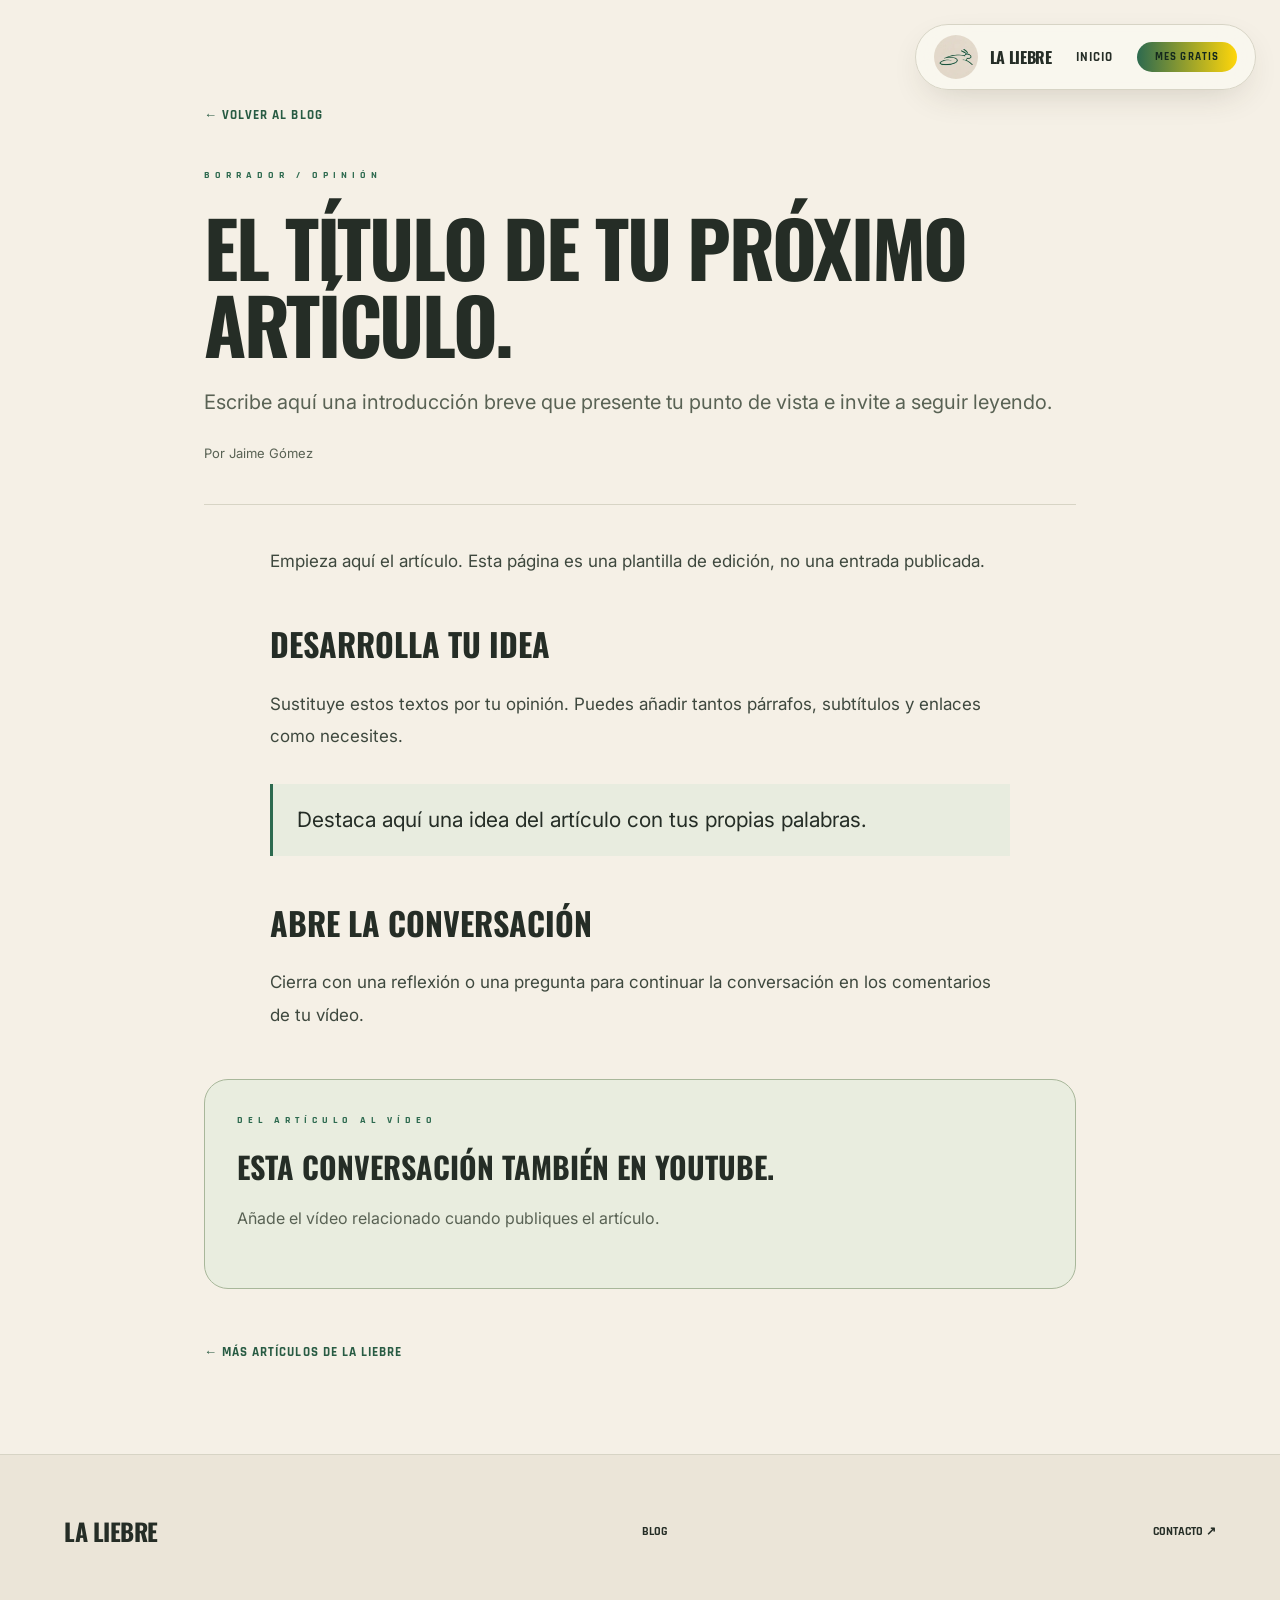
<file: articulo-plantilla.html>
<!doctype html>
<html lang="es">
<head>
  <meta charset="utf-8">
  <meta name="viewport" content="width=device-width, initial-scale=1">
  <!-- Borra noindex al publicar tu artículo y actualiza título y descripción. -->
  <meta name="robots" content="noindex">
  <title>Plantilla de artículo · La Liebre</title>
  <meta name="description" content="Plantilla para un artículo de opinión de La Liebre.">
  <link rel="icon" href="favicon.png">
  <link rel="preconnect" href="https://fonts.googleapis.com">
  <link rel="preconnect" href="https://fonts.gstatic.com" crossorigin>
  <link href="https://fonts.googleapis.com/css2?family=Oswald:wght@400;700;900&family=Rajdhani:wght@600;700&family=Inter:wght@300;400;700&display=swap" rel="stylesheet">
  <link rel="stylesheet" href="styles.css">
  <link rel="stylesheet" href="blog.css">
</head>
<body class="blog-page">
  <a class="skip-link" href="#contenido">Saltar al contenido</a>
  <header id="main-nav" class="blog-nav"><a class="nav-logo" href="index.html"><img src="media/logo.webp" width="44" height="44" alt="La Liebre"><span class="nav-logo-name">LA LIEBRE</span></a><nav aria-label="Principal"><a href="index.html">INICIO</a><a class="btn-primary" href="index.html#gratis">MES GRATIS</a></nav></header>
  <main id="contenido" class="article-page">
    <a class="back-link" href="blog.html">← VOLVER AL BLOG</a>
    <article>
      <header class="article-header"><p class="section-tag-text">BORRADOR / OPINIÓN</p><h1>EL TÍTULO DE TU PRÓXIMO ARTÍCULO.</h1><p class="article-lead">Escribe aquí una introducción breve que presente tu punto de vista e invite a seguir leyendo.</p><p class="article-meta">Por Jaime Gómez <!-- Añade la fecha real de publicación: <time datetime="AAAA-MM-DD">Día mes año</time> --></p></header>
      <div class="article-body">
        <p>Empieza aquí el artículo. Esta página es una plantilla de edición, no una entrada publicada.</p>
        <h2>DESARROLLA TU IDEA</h2>
        <p>Sustituye estos textos por tu opinión. Puedes añadir tantos párrafos, subtítulos y enlaces como necesites.</p>
        <blockquote>Destaca aquí una idea del artículo con tus propias palabras.</blockquote>
        <h2>ABRE LA CONVERSACIÓN</h2>
        <p>Cierra con una reflexión o una pregunta para continuar la conversación en los comentarios de tu vídeo.</p>
      </div>
      <aside class="article-video" aria-labelledby="video-titulo"><p class="section-tag-text">DEL ARTÍCULO AL VÍDEO</p><h2 id="video-titulo">ESTA CONVERSACIÓN TAMBIÉN EN YOUTUBE.</h2><p>Añade el vídeo relacionado cuando publiques el artículo.</p>
        <!-- Sustituye este párrafo por un enlace real, con el título del vídeo:
        <a class="btn-primary" href="https://www.youtube.com/watch?v=ID_DEL_VIDEO">VER EL VÍDEO EN YOUTUBE ↗</a>
        -->
      </aside>
    </article>
    <a class="back-link" href="blog.html">← MÁS ARTÍCULOS DE LA LIEBRE</a>
  </main>
  <footer><div class="footer-inner"><a class="footer-name" href="index.html">LA LIEBRE</a><a href="blog.html">BLOG</a><a href="contacto.html">CONTACTO ↗</a></div></footer>
</body>
</html>
</file>
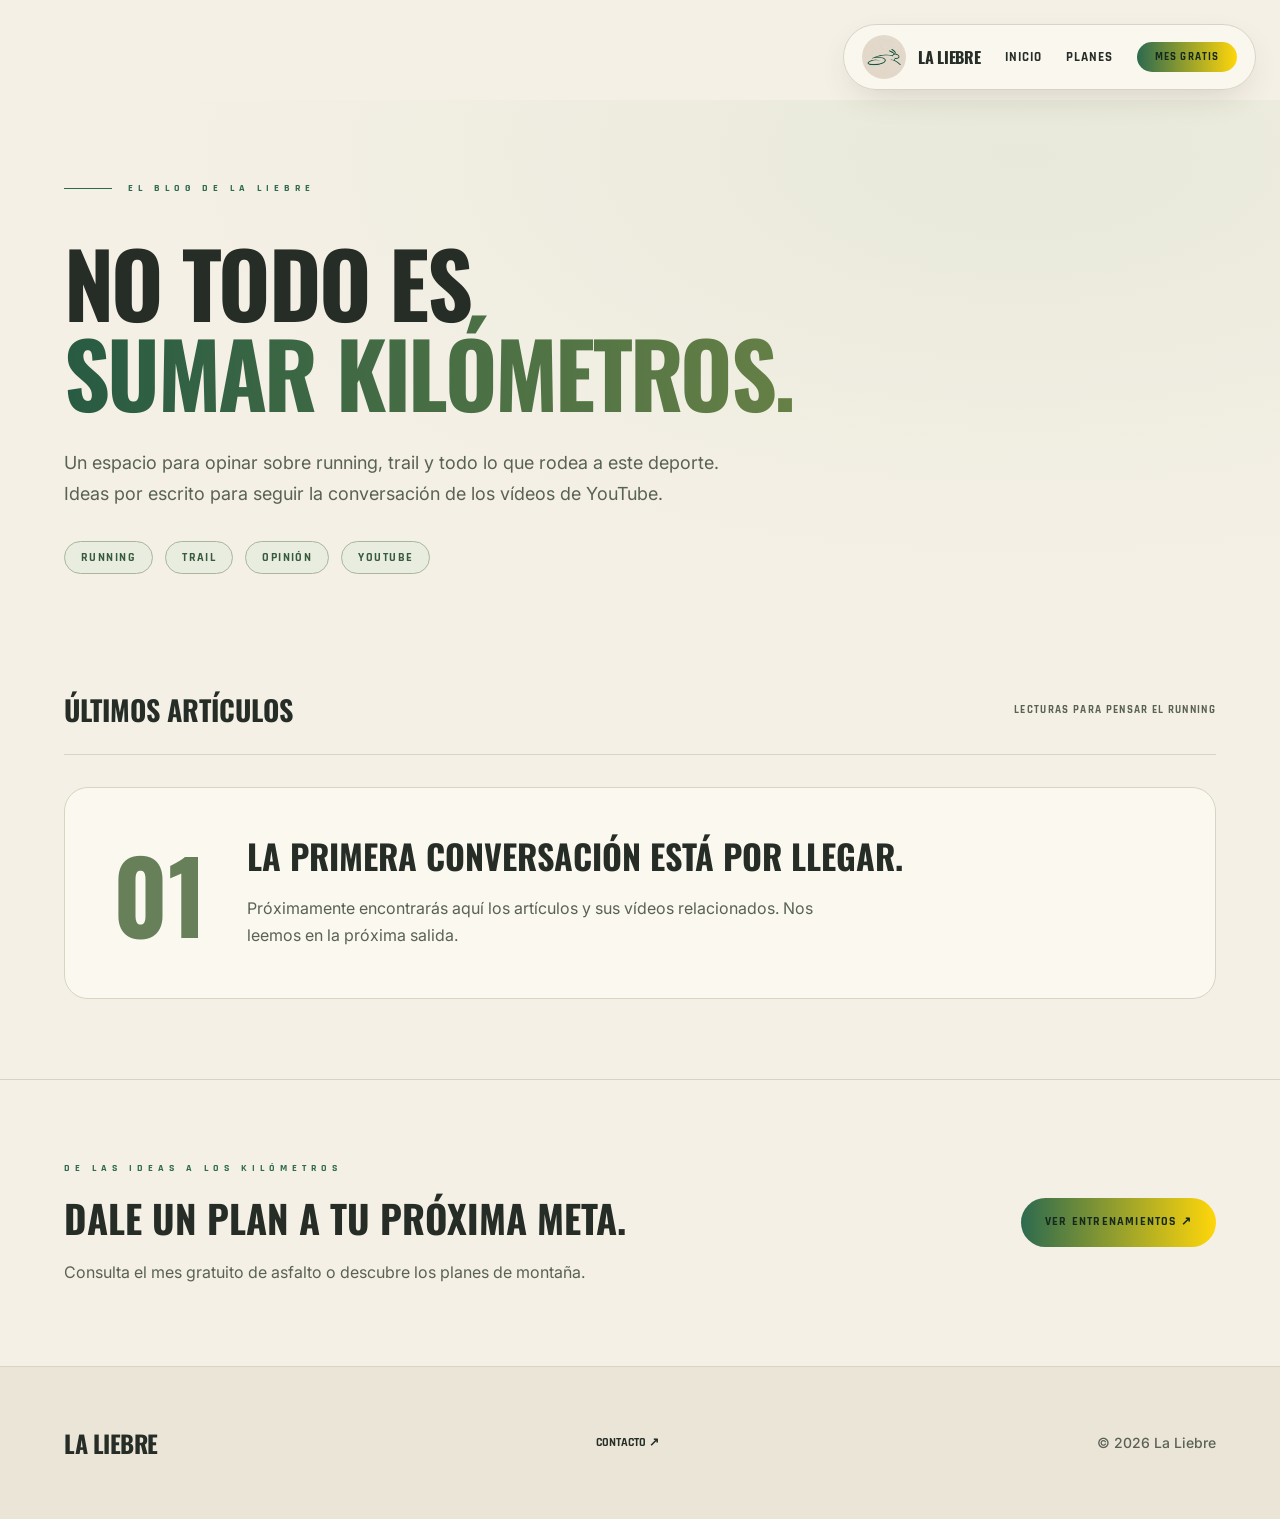
<file: blog.html>
<!doctype html>
<html lang="es">
<head>
  <meta charset="utf-8">
  <meta name="viewport" content="width=device-width, initial-scale=1">
  <title>Blog · Opinión y running | La Liebre</title>
  <meta name="description" content="El espacio de opinión de La Liebre. Artículos sobre running y trail que acompañan a los vídeos de YouTube.">
  <link rel="icon" href="favicon.png">
  <link rel="preconnect" href="https://fonts.googleapis.com">
  <link rel="preconnect" href="https://fonts.gstatic.com" crossorigin>
  <link href="https://fonts.googleapis.com/css2?family=Oswald:wght@400;700;900&family=Rajdhani:wght@600;700&family=Inter:wght@300;400;700&display=swap" rel="stylesheet">
  <link rel="stylesheet" href="styles.css">
  <link rel="stylesheet" href="blog.css">
  <meta property="og:type" content="website">
  <meta property="og:locale" content="es_ES">
  <meta property="og:title" content="Blog · Opinión y running | La Liebre">
  <meta property="og:description" content="El espacio de opinión de La Liebre. Artículos sobre running y trail que acompañan a los vídeos de YouTube.">
  <meta name="twitter:card" content="summary">
</head>
<body class="blog-page">
  <a class="skip-link" href="#contenido">Saltar al contenido</a>
  <header id="main-nav" class="blog-nav">
    <a class="nav-logo" href="index.html"><img src="media/logo.webp" width="44" height="44" alt="La Liebre"><span class="nav-logo-name">LA LIEBRE</span></a>
    <nav aria-label="Principal"><a href="index.html">INICIO</a><a href="index.html#planes">PLANES</a><a class="btn-primary" href="index.html#gratis">MES GRATIS</a></nav>
  </header>
  <main id="contenido">
    <section class="blog-header">
      <div class="section-tag"><div class="section-tag-line"></div><span class="section-tag-text">EL BLOG DE LA LIEBRE</span></div>
      <h1>NO TODO ES<br><span class="text-gradient">SUMAR KILÓMETROS.</span></h1>
      <p>Un espacio para opinar sobre running, trail y todo lo que rodea a este deporte. Ideas por escrito para seguir la conversación de los vídeos de YouTube.</p>
      <div class="blog-topics"><span>RUNNING</span><span>TRAIL</span><span>OPINIÓN</span><span>YOUTUBE</span></div>
    </section>
    <section class="blog-articles" aria-labelledby="articulos">
      <div class="blog-section-heading"><h2 id="articulos">ÚLTIMOS ARTÍCULOS</h2><span>LECTURAS PARA PENSAR EL RUNNING</span></div>
      <div class="article-grid">
        <!-- Añade aquí las tarjetas de tus artículos siguiendo BLOG.md. Elimina el estado vacío cuando publiques la primera entrada. -->
        <div class="blog-empty"><span class="empty-number" aria-hidden="true">01</span><div><h3>LA PRIMERA CONVERSACIÓN ESTÁ POR LLEGAR.</h3><p>Próximamente encontrarás aquí los artículos y sus vídeos relacionados. Nos leemos en la próxima salida.</p></div></div>
      </div>
    </section>
    <aside class="blog-plans"><div><p class="section-tag-text">DE LAS IDEAS A LOS KILÓMETROS</p><h2>DALE UN PLAN A TU PRÓXIMA META.</h2><p>Consulta el mes gratuito de asfalto o descubre los planes de montaña.</p></div><a class="btn-primary" href="index.html#gratis">VER ENTRENAMIENTOS ↗</a></aside>
  </main>
  <footer><div class="footer-inner"><a class="footer-name" href="index.html">LA LIEBRE</a><a href="contacto.html">CONTACTO ↗</a><p class="footer-copy">© 2026 La Liebre</p></div></footer>
</body>
</html>
</file>
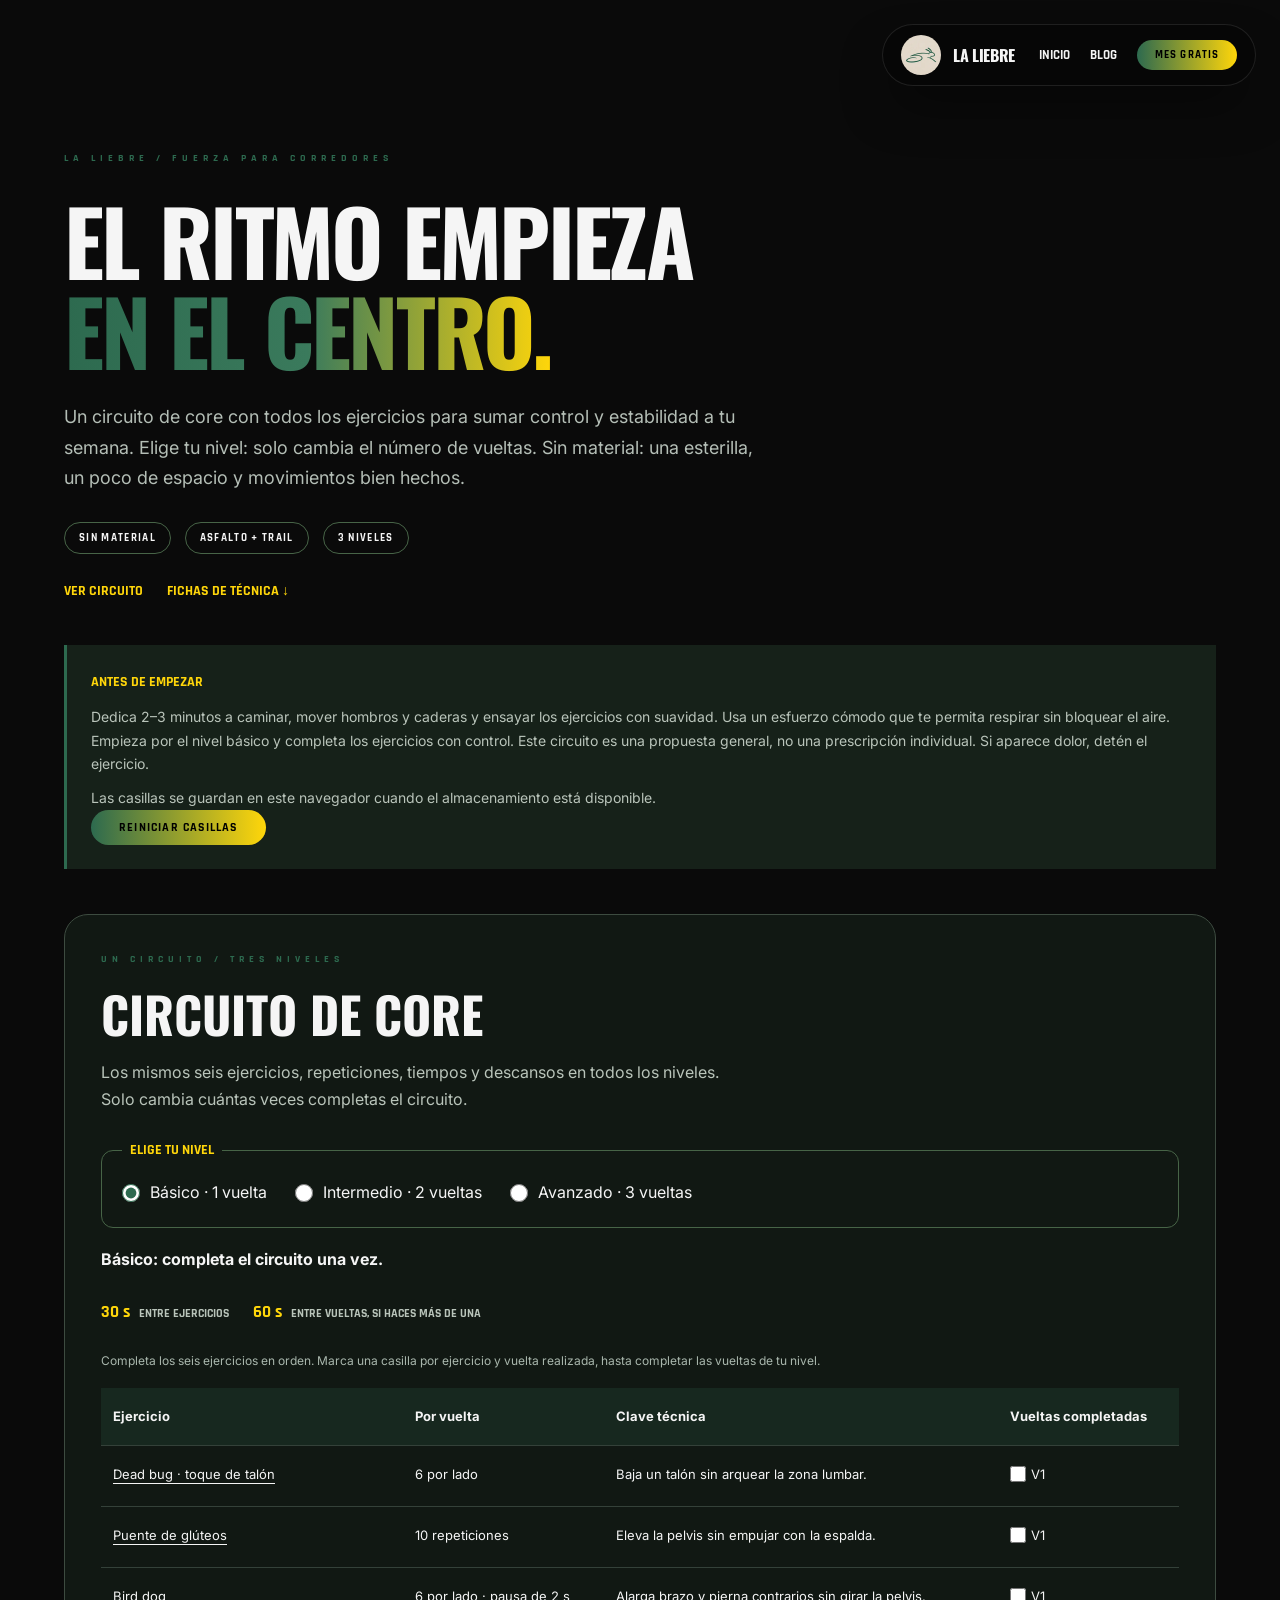
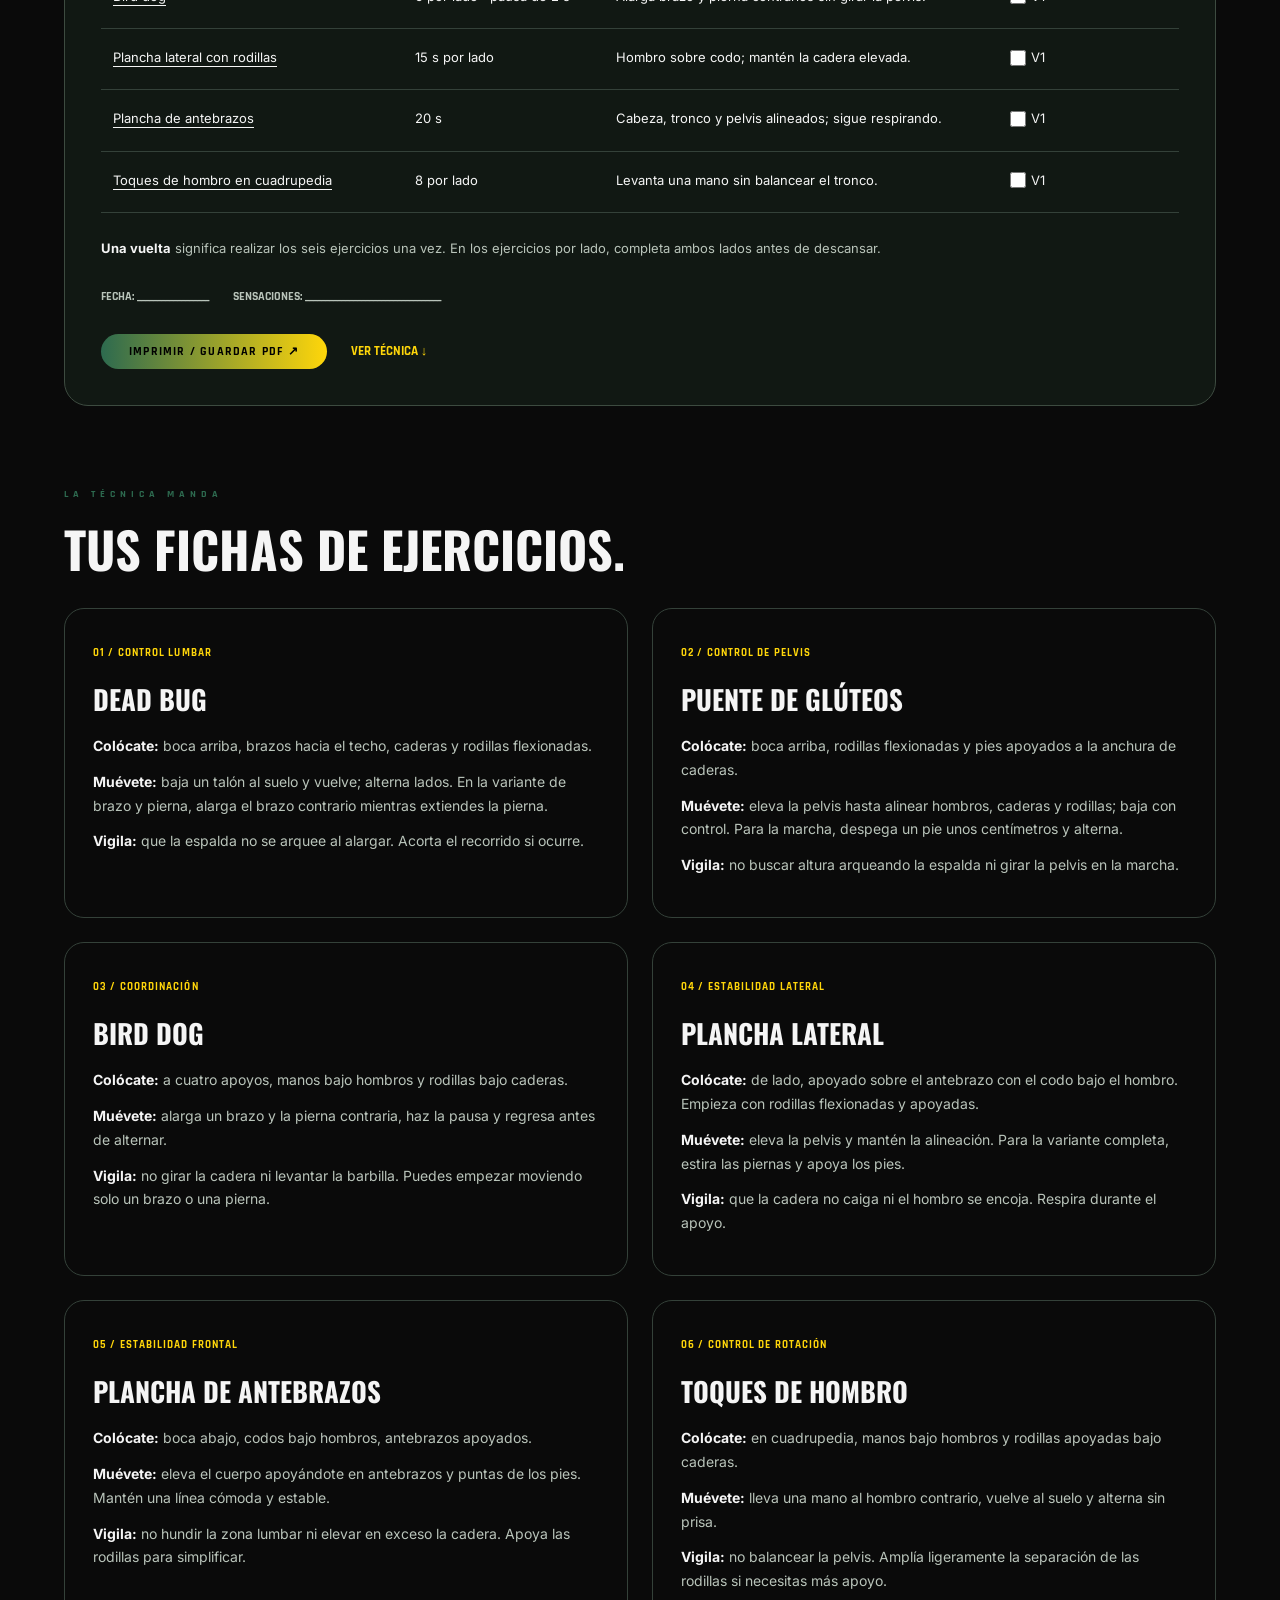
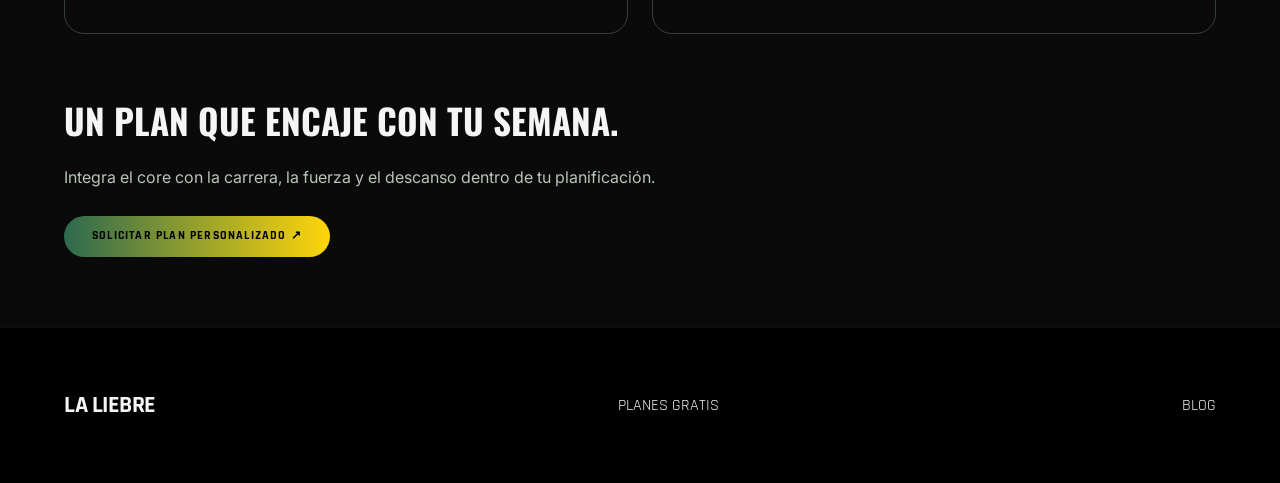
<file: core.html>
<!doctype html>
<html lang="es">
<head>
  <meta charset="utf-8">
  <meta name="viewport" content="width=device-width, initial-scale=1">
  <title>Circuito de core para corredores · La Liebre</title>
  <meta name="description" content="Un circuito de core sin material con seis ejercicios y tres niveles: básico, intermedio y avanzado. Consulta la técnica e imprime tu sesión.">
  <link rel="icon" href="favicon.png">
  <link rel="preconnect" href="https://fonts.googleapis.com">
  <link rel="preconnect" href="https://fonts.gstatic.com" crossorigin>
  <link href="https://fonts.googleapis.com/css2?family=Oswald:wght@400;700;900&family=Rajdhani:wght@600;700&family=Inter:wght@300;400;700&display=swap" rel="stylesheet">
  <link rel="stylesheet" href="styles.css">
  <link rel="stylesheet" href="core.css">
  <script src="core.js" defer></script>
  <meta property="og:type" content="website">
  <meta property="og:locale" content="es_ES">
  <meta property="og:title" content="Circuito de core para corredores · La Liebre">
  <meta property="og:description" content="Un circuito de core sin material con seis ejercicios y tres niveles: básico, intermedio y avanzado. Consulta la técnica e imprime tu sesión.">
  <meta name="twitter:card" content="summary">
</head>
<body class="core-page">
  <a class="core-skip" href="#contenido">Saltar al contenido</a>
  <header id="main-nav" class="core-nav"><a class="nav-logo" href="index.html"><img src="media/logo.webp" alt="La Liebre" width="40" height="40"><span class="nav-logo-name">LA LIEBRE</span></a><nav aria-label="Principal"><a href="index.html">INICIO</a><a href="blog.html">BLOG</a><a class="btn-primary" href="index.html#gratis">MES GRATIS</a></nav></header>
  <main id="contenido">
    <section class="core-header">
      <p class="section-tag-text">LA LIEBRE / FUERZA PARA CORREDORES</p>
      <h1>EL RITMO EMPIEZA<br><span class="text-gradient">EN EL CENTRO.</span></h1>
      <p>Un circuito de core con todos los ejercicios para sumar control y estabilidad a tu semana. Elige tu nivel: solo cambia el número de vueltas. Sin material: una esterilla, un poco de espacio y movimientos bien hechos.</p>
      <div class="core-tags"><span>SIN MATERIAL</span><span>ASFALTO + TRAIL</span><span>3 NIVELES</span></div>
      <nav class="routine-links" aria-label="Circuito y técnica"><a href="#circuito">VER CIRCUITO</a><a href="#tecnica">FICHAS DE TÉCNICA ↓</a></nav>
    </section>
    <aside class="core-guide"><strong>ANTES DE EMPEZAR</strong><p>Dedica 2–3 minutos a caminar, mover hombros y caderas y ensayar los ejercicios con suavidad. Usa un esfuerzo cómodo que te permita respirar sin bloquear el aire. Empieza por el nivel básico y completa los ejercicios con control. Este circuito es una propuesta general, no una prescripción individual. Si aparece dolor, detén el ejercicio.</p></aside>

    <section id="circuito" class="routine" aria-labelledby="circuito-title">
      <header class="routine-header"><div><p class="section-tag-text">UN CIRCUITO / TRES NIVELES</p><h2 id="circuito-title">CIRCUITO DE CORE</h2><p>Los mismos seis ejercicios, repeticiones, tiempos y descansos en todos los niveles. Solo cambia cuántas veces completas el circuito.</p></div></header>
      <fieldset class="core-levels"><legend>ELIGE TU NIVEL</legend>
        <label><input type="radio" name="nivel" value="1" checked> Básico · 1 vuelta</label>
        <label><input type="radio" name="nivel" value="2"> Intermedio · 2 vueltas</label>
        <label><input type="radio" name="nivel" value="3"> Avanzado · 3 vueltas</label>
      </fieldset>
      <p id="level-summary" aria-live="polite">Básico: completa el circuito una vez.</p>
      <div class="routine-specs"><span><strong>30 s</strong> ENTRE EJERCICIOS</span><span><strong>60 s</strong> ENTRE VUELTAS, SI HACES MÁS DE UNA</span></div>
      <div class="core-table-wrap" tabindex="0" role="region" aria-label="Circuito de core"><table><caption>Completa los seis ejercicios en orden. Marca una casilla por ejercicio y vuelta realizada, hasta completar las vueltas de tu nivel.</caption><thead><tr><th scope="col">Ejercicio</th><th scope="col">Por vuelta</th><th scope="col">Clave técnica</th><th scope="col">Vueltas completadas</th></tr></thead><tbody>
        <tr><th scope="row"><a href="#dead-bug">Dead bug · toque de talón</a></th><td>6 por lado</td><td>Baja un talón sin arquear la zona lumbar.</td><td><label data-round="1"><input type="checkbox" aria-label="Dead bug · toque de talón, vuelta 1"> V1</label><label data-round="2"><input type="checkbox" aria-label="Dead bug · toque de talón, vuelta 2"> V2</label><label data-round="3"><input type="checkbox" aria-label="Dead bug · toque de talón, vuelta 3"> V3</label></td></tr>
        <tr><th scope="row"><a href="#puente">Puente de glúteos</a></th><td>10 repeticiones</td><td>Eleva la pelvis sin empujar con la espalda.</td><td><label data-round="1"><input type="checkbox" aria-label="Puente de glúteos, vuelta 1"> V1</label><label data-round="2"><input type="checkbox" aria-label="Puente de glúteos, vuelta 2"> V2</label><label data-round="3"><input type="checkbox" aria-label="Puente de glúteos, vuelta 3"> V3</label></td></tr>
        <tr><th scope="row"><a href="#bird-dog">Bird dog</a></th><td>6 por lado · pausa de 2 s</td><td>Alarga brazo y pierna contrarios sin girar la pelvis.</td><td><label data-round="1"><input type="checkbox" aria-label="Bird dog, vuelta 1"> V1</label><label data-round="2"><input type="checkbox" aria-label="Bird dog, vuelta 2"> V2</label><label data-round="3"><input type="checkbox" aria-label="Bird dog, vuelta 3"> V3</label></td></tr>
        <tr><th scope="row"><a href="#plancha-lateral">Plancha lateral con rodillas</a></th><td>15 s por lado</td><td>Hombro sobre codo; mantén la cadera elevada.</td><td><label data-round="1"><input type="checkbox" aria-label="Plancha lateral con rodillas, vuelta 1"> V1</label><label data-round="2"><input type="checkbox" aria-label="Plancha lateral con rodillas, vuelta 2"> V2</label><label data-round="3"><input type="checkbox" aria-label="Plancha lateral con rodillas, vuelta 3"> V3</label></td></tr>
        <tr><th scope="row"><a href="#plancha">Plancha de antebrazos</a></th><td>20 s</td><td>Cabeza, tronco y pelvis alineados; sigue respirando.</td><td><label data-round="1"><input type="checkbox" aria-label="Plancha de antebrazos, vuelta 1"> V1</label><label data-round="2"><input type="checkbox" aria-label="Plancha de antebrazos, vuelta 2"> V2</label><label data-round="3"><input type="checkbox" aria-label="Plancha de antebrazos, vuelta 3"> V3</label></td></tr>
        <tr><th scope="row"><a href="#toques">Toques de hombro en cuadrupedia</a></th><td>8 por lado</td><td>Levanta una mano sin balancear el tronco.</td><td><label data-round="1"><input type="checkbox" aria-label="Toques de hombro en cuadrupedia, vuelta 1"> V1</label><label data-round="2"><input type="checkbox" aria-label="Toques de hombro en cuadrupedia, vuelta 2"> V2</label><label data-round="3"><input type="checkbox" aria-label="Toques de hombro en cuadrupedia, vuelta 3"> V3</label></td></tr>
      </tbody></table></div>
      <p class="routine-tip"><strong>Una vuelta</strong> significa realizar los seis ejercicios una vez. En los ejercicios por lado, completa ambos lados antes de descansar.</p>
      <div class="session-record"><span>FECHA: __________________</span><span>SENSACIONES: __________________________________</span></div>
      <div class="routine-actions"><button type="button" class="btn-primary" data-print="circuito">IMPRIMIR / GUARDAR PDF ↗</button><a href="#tecnica">VER TÉCNICA ↓</a></div>
      <p class="print-brand">LA LIEBRE · CORE PARA CORREDORES · CONTROL ANTES QUE CANTIDAD</p>
    </section>

    <section id="tecnica" class="core-technique"><p class="section-tag-text">LA TÉCNICA MANDA</p><h2>TUS FICHAS DE EJERCICIOS.</h2><div class="exercise-grid">
      <article id="dead-bug"><span>01 / CONTROL LUMBAR</span><h3>DEAD BUG</h3><p><strong>Colócate:</strong> boca arriba, brazos hacia el techo, caderas y rodillas flexionadas.</p><p><strong>Muévete:</strong> baja un talón al suelo y vuelve; alterna lados. En la variante de brazo y pierna, alarga el brazo contrario mientras extiendes la pierna.</p><p><strong>Vigila:</strong> que la espalda no se arquee al alargar. Acorta el recorrido si ocurre.</p></article>
      <article id="puente"><span>02 / CONTROL DE PELVIS</span><h3>PUENTE DE GLÚTEOS</h3><p><strong>Colócate:</strong> boca arriba, rodillas flexionadas y pies apoyados a la anchura de caderas.</p><p><strong>Muévete:</strong> eleva la pelvis hasta alinear hombros, caderas y rodillas; baja con control. Para la marcha, despega un pie unos centímetros y alterna.</p><p><strong>Vigila:</strong> no buscar altura arqueando la espalda ni girar la pelvis en la marcha.</p></article>
      <article id="bird-dog"><span>03 / COORDINACIÓN</span><h3>BIRD DOG</h3><p><strong>Colócate:</strong> a cuatro apoyos, manos bajo hombros y rodillas bajo caderas.</p><p><strong>Muévete:</strong> alarga un brazo y la pierna contraria, haz la pausa y regresa antes de alternar.</p><p><strong>Vigila:</strong> no girar la cadera ni levantar la barbilla. Puedes empezar moviendo solo un brazo o una pierna.</p></article>
      <article id="plancha-lateral"><span>04 / ESTABILIDAD LATERAL</span><h3>PLANCHA LATERAL</h3><p><strong>Colócate:</strong> de lado, apoyado sobre el antebrazo con el codo bajo el hombro. Empieza con rodillas flexionadas y apoyadas.</p><p><strong>Muévete:</strong> eleva la pelvis y mantén la alineación. Para la variante completa, estira las piernas y apoya los pies.</p><p><strong>Vigila:</strong> que la cadera no caiga ni el hombro se encoja. Respira durante el apoyo.</p></article>
      <article id="plancha"><span>05 / ESTABILIDAD FRONTAL</span><h3>PLANCHA DE ANTEBRAZOS</h3><p><strong>Colócate:</strong> boca abajo, codos bajo hombros, antebrazos apoyados.</p><p><strong>Muévete:</strong> eleva el cuerpo apoyándote en antebrazos y puntas de los pies. Mantén una línea cómoda y estable.</p><p><strong>Vigila:</strong> no hundir la zona lumbar ni elevar en exceso la cadera. Apoya las rodillas para simplificar.</p></article>
      <article id="toques"><span>06 / CONTROL DE ROTACIÓN</span><h3>TOQUES DE HOMBRO</h3><p><strong>Colócate:</strong> en cuadrupedia, manos bajo hombros y rodillas apoyadas bajo caderas.</p><p><strong>Muévete:</strong> lleva una mano al hombro contrario, vuelve al suelo y alterna sin prisa.</p><p><strong>Vigila:</strong> no balancear la pelvis. Amplía ligeramente la separación de las rodillas si necesitas más apoyo.</p></article>
    </div></section>
    <aside class="core-closing"><h2>UN PLAN QUE ENCAJE CON TU SEMANA.</h2><p>Integra el core con la carrera, la fuerza y el descanso dentro de tu planificación.</p><a class="btn-primary" href="contacto.html?plan=personalizado">SOLICITAR PLAN PERSONALIZADO ↗</a></aside>
  </main>
  <footer><div class="footer-inner"><a class="footer-name" href="index.html">LA LIEBRE</a><a href="index.html#gratis">PLANES GRATIS</a><a href="blog.html">BLOG</a></div></footer>
</body>
</html>
</file>
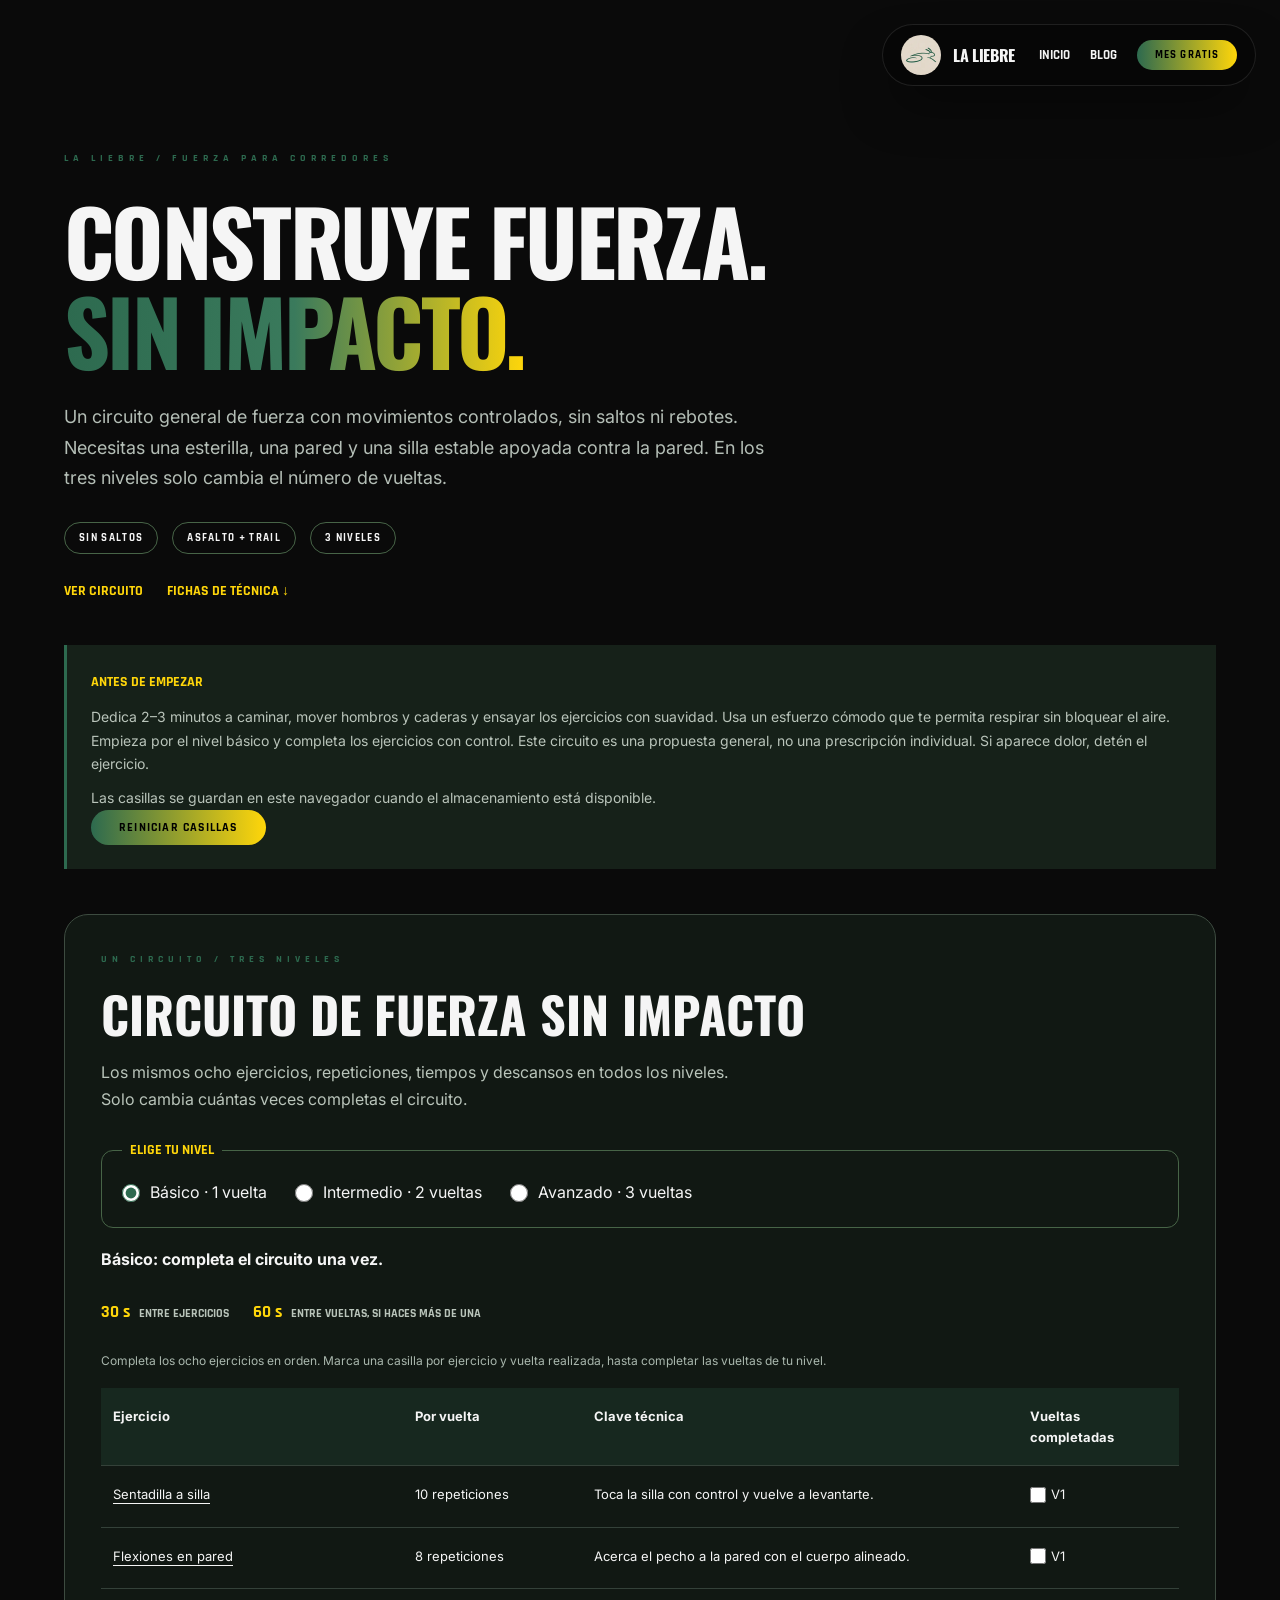
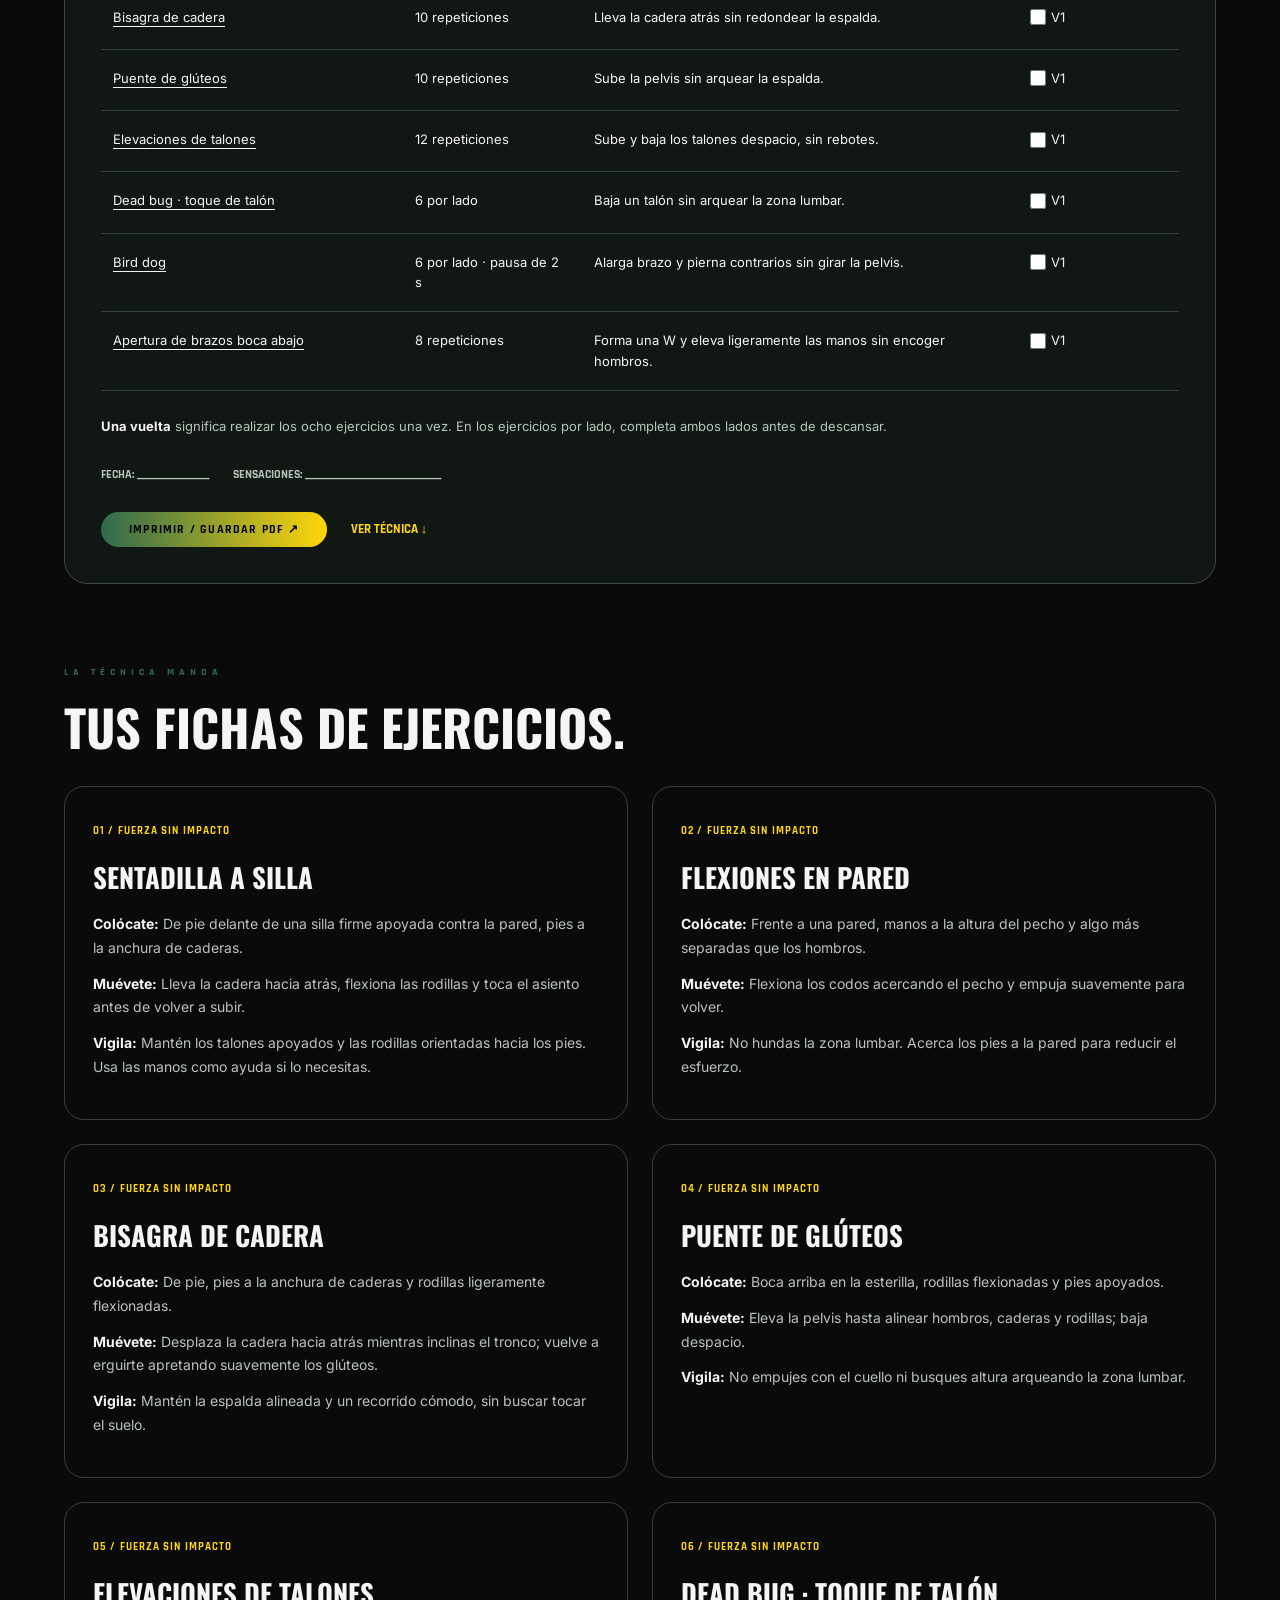
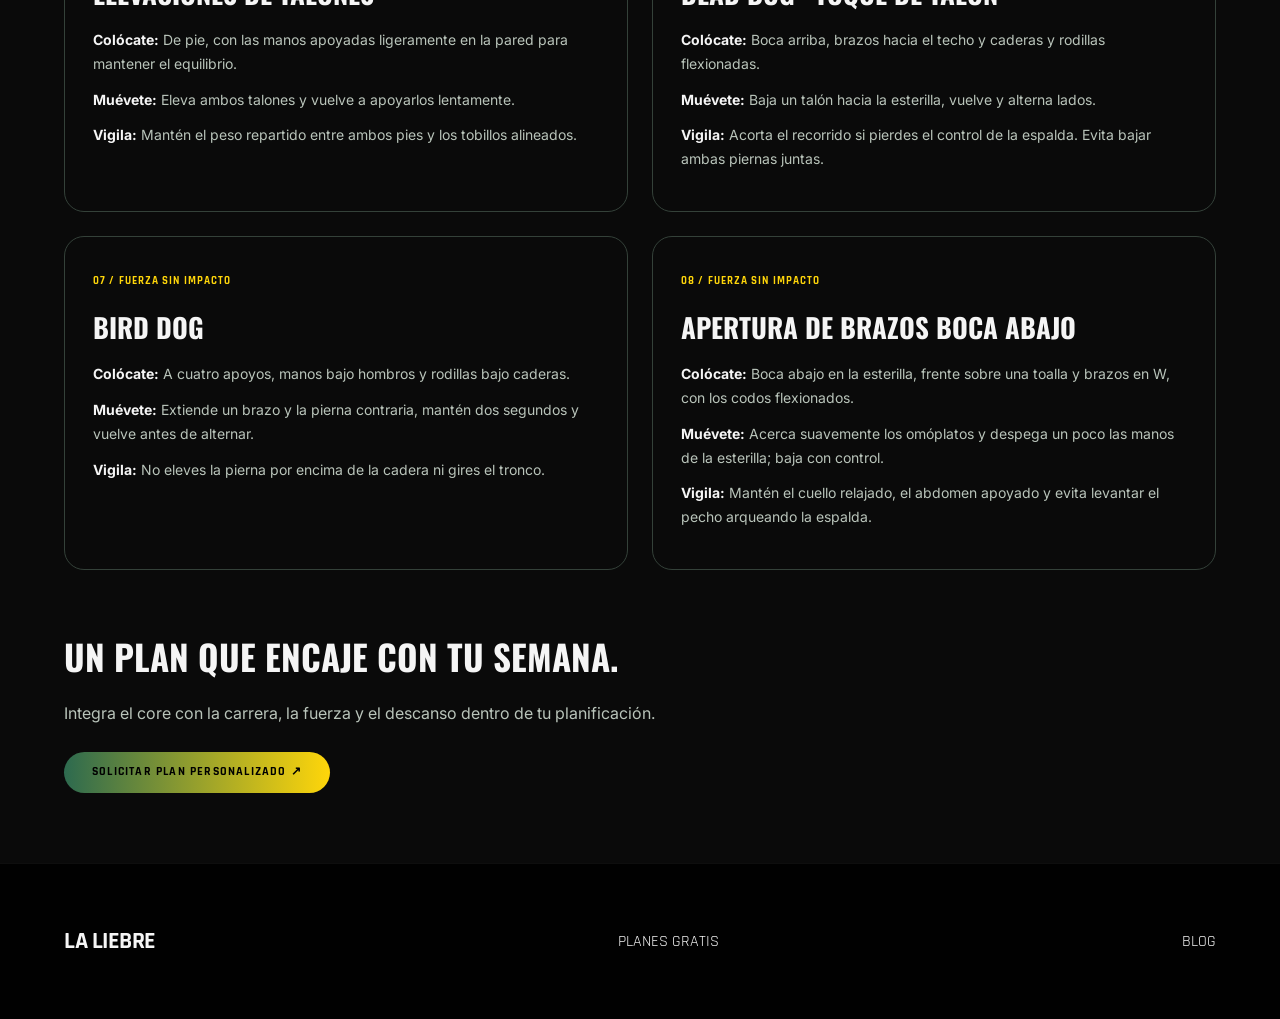
<file: fuerza.html>
<!doctype html>
<html lang="es">
<head>
  <meta charset="utf-8">
  <meta name="viewport" content="width=device-width, initial-scale=1">
  <title>Fuerza sin impacto para corredores · La Liebre</title>
  <meta name="description" content="Circuito general de fuerza sin impacto con ocho ejercicios y tres niveles. Sin saltos: básico, intermedio y avanzado según el número de vueltas.">
  <link rel="icon" href="favicon.png">
  <link rel="preconnect" href="https://fonts.googleapis.com">
  <link rel="preconnect" href="https://fonts.gstatic.com" crossorigin>
  <link href="https://fonts.googleapis.com/css2?family=Oswald:wght@400;700;900&family=Rajdhani:wght@600;700&family=Inter:wght@300;400;700&display=swap" rel="stylesheet">
  <link rel="stylesheet" href="styles.css">
  <link rel="stylesheet" href="core.css">
  <script src="core.js" defer></script>
  <meta property="og:type" content="website">
  <meta property="og:locale" content="es_ES">
  <meta property="og:title" content="Fuerza sin impacto para corredores · La Liebre">
  <meta property="og:description" content="Circuito general de fuerza sin impacto con ocho ejercicios y tres niveles. Sin saltos: básico, intermedio y avanzado según el número de vueltas.">
  <meta name="twitter:card" content="summary">
</head>
<body class="core-page" data-progress-key="laliebre-strength-progress-v1">
  <a class="core-skip" href="#contenido">Saltar al contenido</a>
  <header id="main-nav" class="core-nav"><a class="nav-logo" href="index.html"><img src="media/logo.webp" alt="La Liebre" width="40" height="40"><span class="nav-logo-name">LA LIEBRE</span></a><nav aria-label="Principal"><a href="index.html">INICIO</a><a href="blog.html">BLOG</a><a class="btn-primary" href="index.html#gratis">MES GRATIS</a></nav></header>
  <main id="contenido">
    <section class="core-header">
      <p class="section-tag-text">LA LIEBRE / FUERZA PARA CORREDORES</p>
      <h1>CONSTRUYE FUERZA.<br><span class="text-gradient">SIN IMPACTO.</span></h1>
      <p>Un circuito general de fuerza con movimientos controlados, sin saltos ni rebotes. Necesitas una esterilla, una pared y una silla estable apoyada contra la pared. En los tres niveles solo cambia el número de vueltas.</p>
      <div class="core-tags"><span>SIN SALTOS</span><span>ASFALTO + TRAIL</span><span>3 NIVELES</span></div>
      <nav class="routine-links" aria-label="Circuito y técnica"><a href="#circuito">VER CIRCUITO</a><a href="#tecnica">FICHAS DE TÉCNICA ↓</a></nav>
    </section>
    <aside class="core-guide"><strong>ANTES DE EMPEZAR</strong><p>Dedica 2–3 minutos a caminar, mover hombros y caderas y ensayar los ejercicios con suavidad. Usa un esfuerzo cómodo que te permita respirar sin bloquear el aire. Empieza por el nivel básico y completa los ejercicios con control. Este circuito es una propuesta general, no una prescripción individual. Si aparece dolor, detén el ejercicio.</p></aside>

    <section id="circuito" class="routine" aria-labelledby="circuito-title">
      <header class="routine-header"><div><p class="section-tag-text">UN CIRCUITO / TRES NIVELES</p><h2 id="circuito-title">CIRCUITO DE FUERZA SIN IMPACTO</h2><p>Los mismos ocho ejercicios, repeticiones, tiempos y descansos en todos los niveles. Solo cambia cuántas veces completas el circuito.</p></div></header>
      <fieldset class="core-levels"><legend>ELIGE TU NIVEL</legend>
        <label><input type="radio" name="nivel" value="1" checked> Básico · 1 vuelta</label>
        <label><input type="radio" name="nivel" value="2"> Intermedio · 2 vueltas</label>
        <label><input type="radio" name="nivel" value="3"> Avanzado · 3 vueltas</label>
      </fieldset>
      <p id="level-summary" aria-live="polite">Básico: completa el circuito una vez.</p>
      <div class="routine-specs"><span><strong>30 s</strong> ENTRE EJERCICIOS</span><span><strong>60 s</strong> ENTRE VUELTAS, SI HACES MÁS DE UNA</span></div>
      <div class="core-table-wrap" tabindex="0" role="region" aria-label="Circuito de fuerza sin impacto"><table><caption>Completa los ocho ejercicios en orden. Marca una casilla por ejercicio y vuelta realizada, hasta completar las vueltas de tu nivel.</caption><thead><tr><th scope="col">Ejercicio</th><th scope="col">Por vuelta</th><th scope="col">Clave técnica</th><th scope="col">Vueltas completadas</th></tr></thead><tbody>
<tr><th scope="row"><a href="#sentadilla">Sentadilla a silla</a></th><td>10 repeticiones</td><td>Toca la silla con control y vuelve a levantarte.</td><td><label data-round="1"><input type="checkbox" aria-label="Sentadilla a silla, vuelta 1"> V1</label><label data-round="2"><input type="checkbox" aria-label="Sentadilla a silla, vuelta 2"> V2</label><label data-round="3"><input type="checkbox" aria-label="Sentadilla a silla, vuelta 3"> V3</label></td></tr>
<tr><th scope="row"><a href="#flexion">Flexiones en pared</a></th><td>8 repeticiones</td><td>Acerca el pecho a la pared con el cuerpo alineado.</td><td><label data-round="1"><input type="checkbox" aria-label="Flexiones en pared, vuelta 1"> V1</label><label data-round="2"><input type="checkbox" aria-label="Flexiones en pared, vuelta 2"> V2</label><label data-round="3"><input type="checkbox" aria-label="Flexiones en pared, vuelta 3"> V3</label></td></tr>
<tr><th scope="row"><a href="#bisagra">Bisagra de cadera</a></th><td>10 repeticiones</td><td>Lleva la cadera atrás sin redondear la espalda.</td><td><label data-round="1"><input type="checkbox" aria-label="Bisagra de cadera, vuelta 1"> V1</label><label data-round="2"><input type="checkbox" aria-label="Bisagra de cadera, vuelta 2"> V2</label><label data-round="3"><input type="checkbox" aria-label="Bisagra de cadera, vuelta 3"> V3</label></td></tr>
<tr><th scope="row"><a href="#puente">Puente de glúteos</a></th><td>10 repeticiones</td><td>Sube la pelvis sin arquear la espalda.</td><td><label data-round="1"><input type="checkbox" aria-label="Puente de glúteos, vuelta 1"> V1</label><label data-round="2"><input type="checkbox" aria-label="Puente de glúteos, vuelta 2"> V2</label><label data-round="3"><input type="checkbox" aria-label="Puente de glúteos, vuelta 3"> V3</label></td></tr>
<tr><th scope="row"><a href="#gemelos">Elevaciones de talones</a></th><td>12 repeticiones</td><td>Sube y baja los talones despacio, sin rebotes.</td><td><label data-round="1"><input type="checkbox" aria-label="Elevaciones de talones, vuelta 1"> V1</label><label data-round="2"><input type="checkbox" aria-label="Elevaciones de talones, vuelta 2"> V2</label><label data-round="3"><input type="checkbox" aria-label="Elevaciones de talones, vuelta 3"> V3</label></td></tr>
<tr><th scope="row"><a href="#dead-bug">Dead bug · toque de talón</a></th><td>6 por lado</td><td>Baja un talón sin arquear la zona lumbar.</td><td><label data-round="1"><input type="checkbox" aria-label="Dead bug · toque de talón, vuelta 1"> V1</label><label data-round="2"><input type="checkbox" aria-label="Dead bug · toque de talón, vuelta 2"> V2</label><label data-round="3"><input type="checkbox" aria-label="Dead bug · toque de talón, vuelta 3"> V3</label></td></tr>
<tr><th scope="row"><a href="#bird-dog">Bird dog</a></th><td>6 por lado · pausa de 2 s</td><td>Alarga brazo y pierna contrarios sin girar la pelvis.</td><td><label data-round="1"><input type="checkbox" aria-label="Bird dog, vuelta 1"> V1</label><label data-round="2"><input type="checkbox" aria-label="Bird dog, vuelta 2"> V2</label><label data-round="3"><input type="checkbox" aria-label="Bird dog, vuelta 3"> V3</label></td></tr>
<tr><th scope="row"><a href="#apertura">Apertura de brazos boca abajo</a></th><td>8 repeticiones</td><td>Forma una W y eleva ligeramente las manos sin encoger hombros.</td><td><label data-round="1"><input type="checkbox" aria-label="Apertura de brazos boca abajo, vuelta 1"> V1</label><label data-round="2"><input type="checkbox" aria-label="Apertura de brazos boca abajo, vuelta 2"> V2</label><label data-round="3"><input type="checkbox" aria-label="Apertura de brazos boca abajo, vuelta 3"> V3</label></td></tr>
</tbody></table></div>
      <p class="routine-tip"><strong>Una vuelta</strong> significa realizar los ocho ejercicios una vez. En los ejercicios por lado, completa ambos lados antes de descansar.</p>
      <div class="session-record"><span>FECHA: __________________</span><span>SENSACIONES: __________________________________</span></div>
      <div class="routine-actions"><button type="button" class="btn-primary" data-print="circuito">IMPRIMIR / GUARDAR PDF ↗</button><a href="#tecnica">VER TÉCNICA ↓</a></div>
      <p class="print-brand">LA LIEBRE · FUERZA SIN IMPACTO · CONTROL ANTES QUE CANTIDAD</p>
    </section>

    <section id="tecnica" class="core-technique"><p class="section-tag-text">LA TÉCNICA MANDA</p><h2>TUS FICHAS DE EJERCICIOS.</h2><div class="exercise-grid">
<article id="sentadilla"><span>01 / FUERZA SIN IMPACTO</span><h3>SENTADILLA A SILLA</h3><p><strong>Colócate:</strong> De pie delante de una silla firme apoyada contra la pared, pies a la anchura de caderas.</p><p><strong>Muévete:</strong> Lleva la cadera hacia atrás, flexiona las rodillas y toca el asiento antes de volver a subir.</p><p><strong>Vigila:</strong> Mantén los talones apoyados y las rodillas orientadas hacia los pies. Usa las manos como ayuda si lo necesitas.</p></article>
<article id="flexion"><span>02 / FUERZA SIN IMPACTO</span><h3>FLEXIONES EN PARED</h3><p><strong>Colócate:</strong> Frente a una pared, manos a la altura del pecho y algo más separadas que los hombros.</p><p><strong>Muévete:</strong> Flexiona los codos acercando el pecho y empuja suavemente para volver.</p><p><strong>Vigila:</strong> No hundas la zona lumbar. Acerca los pies a la pared para reducir el esfuerzo.</p></article>
<article id="bisagra"><span>03 / FUERZA SIN IMPACTO</span><h3>BISAGRA DE CADERA</h3><p><strong>Colócate:</strong> De pie, pies a la anchura de caderas y rodillas ligeramente flexionadas.</p><p><strong>Muévete:</strong> Desplaza la cadera hacia atrás mientras inclinas el tronco; vuelve a erguirte apretando suavemente los glúteos.</p><p><strong>Vigila:</strong> Mantén la espalda alineada y un recorrido cómodo, sin buscar tocar el suelo.</p></article>
<article id="puente"><span>04 / FUERZA SIN IMPACTO</span><h3>PUENTE DE GLÚTEOS</h3><p><strong>Colócate:</strong> Boca arriba en la esterilla, rodillas flexionadas y pies apoyados.</p><p><strong>Muévete:</strong> Eleva la pelvis hasta alinear hombros, caderas y rodillas; baja despacio.</p><p><strong>Vigila:</strong> No empujes con el cuello ni busques altura arqueando la zona lumbar.</p></article>
<article id="gemelos"><span>05 / FUERZA SIN IMPACTO</span><h3>ELEVACIONES DE TALONES</h3><p><strong>Colócate:</strong> De pie, con las manos apoyadas ligeramente en la pared para mantener el equilibrio.</p><p><strong>Muévete:</strong> Eleva ambos talones y vuelve a apoyarlos lentamente.</p><p><strong>Vigila:</strong> Mantén el peso repartido entre ambos pies y los tobillos alineados.</p></article>
<article id="dead-bug"><span>06 / FUERZA SIN IMPACTO</span><h3>DEAD BUG · TOQUE DE TALÓN</h3><p><strong>Colócate:</strong> Boca arriba, brazos hacia el techo y caderas y rodillas flexionadas.</p><p><strong>Muévete:</strong> Baja un talón hacia la esterilla, vuelve y alterna lados.</p><p><strong>Vigila:</strong> Acorta el recorrido si pierdes el control de la espalda. Evita bajar ambas piernas juntas.</p></article>
<article id="bird-dog"><span>07 / FUERZA SIN IMPACTO</span><h3>BIRD DOG</h3><p><strong>Colócate:</strong> A cuatro apoyos, manos bajo hombros y rodillas bajo caderas.</p><p><strong>Muévete:</strong> Extiende un brazo y la pierna contraria, mantén dos segundos y vuelve antes de alternar.</p><p><strong>Vigila:</strong> No eleves la pierna por encima de la cadera ni gires el tronco.</p></article>
<article id="apertura"><span>08 / FUERZA SIN IMPACTO</span><h3>APERTURA DE BRAZOS BOCA ABAJO</h3><p><strong>Colócate:</strong> Boca abajo en la esterilla, frente sobre una toalla y brazos en W, con los codos flexionados.</p><p><strong>Muévete:</strong> Acerca suavemente los omóplatos y despega un poco las manos de la esterilla; baja con control.</p><p><strong>Vigila:</strong> Mantén el cuello relajado, el abdomen apoyado y evita levantar el pecho arqueando la espalda.</p></article>
</div></section>
    <aside class="core-closing"><h2>UN PLAN QUE ENCAJE CON TU SEMANA.</h2><p>Integra el core con la carrera, la fuerza y el descanso dentro de tu planificación.</p><a class="btn-primary" href="contacto.html?plan=personalizado">SOLICITAR PLAN PERSONALIZADO ↗</a></aside>
  </main>
  <footer><div class="footer-inner"><a class="footer-name" href="index.html">LA LIEBRE</a><a href="index.html#gratis">PLANES GRATIS</a><a href="blog.html">BLOG</a></div></footer>
</body>
</html>
</file>
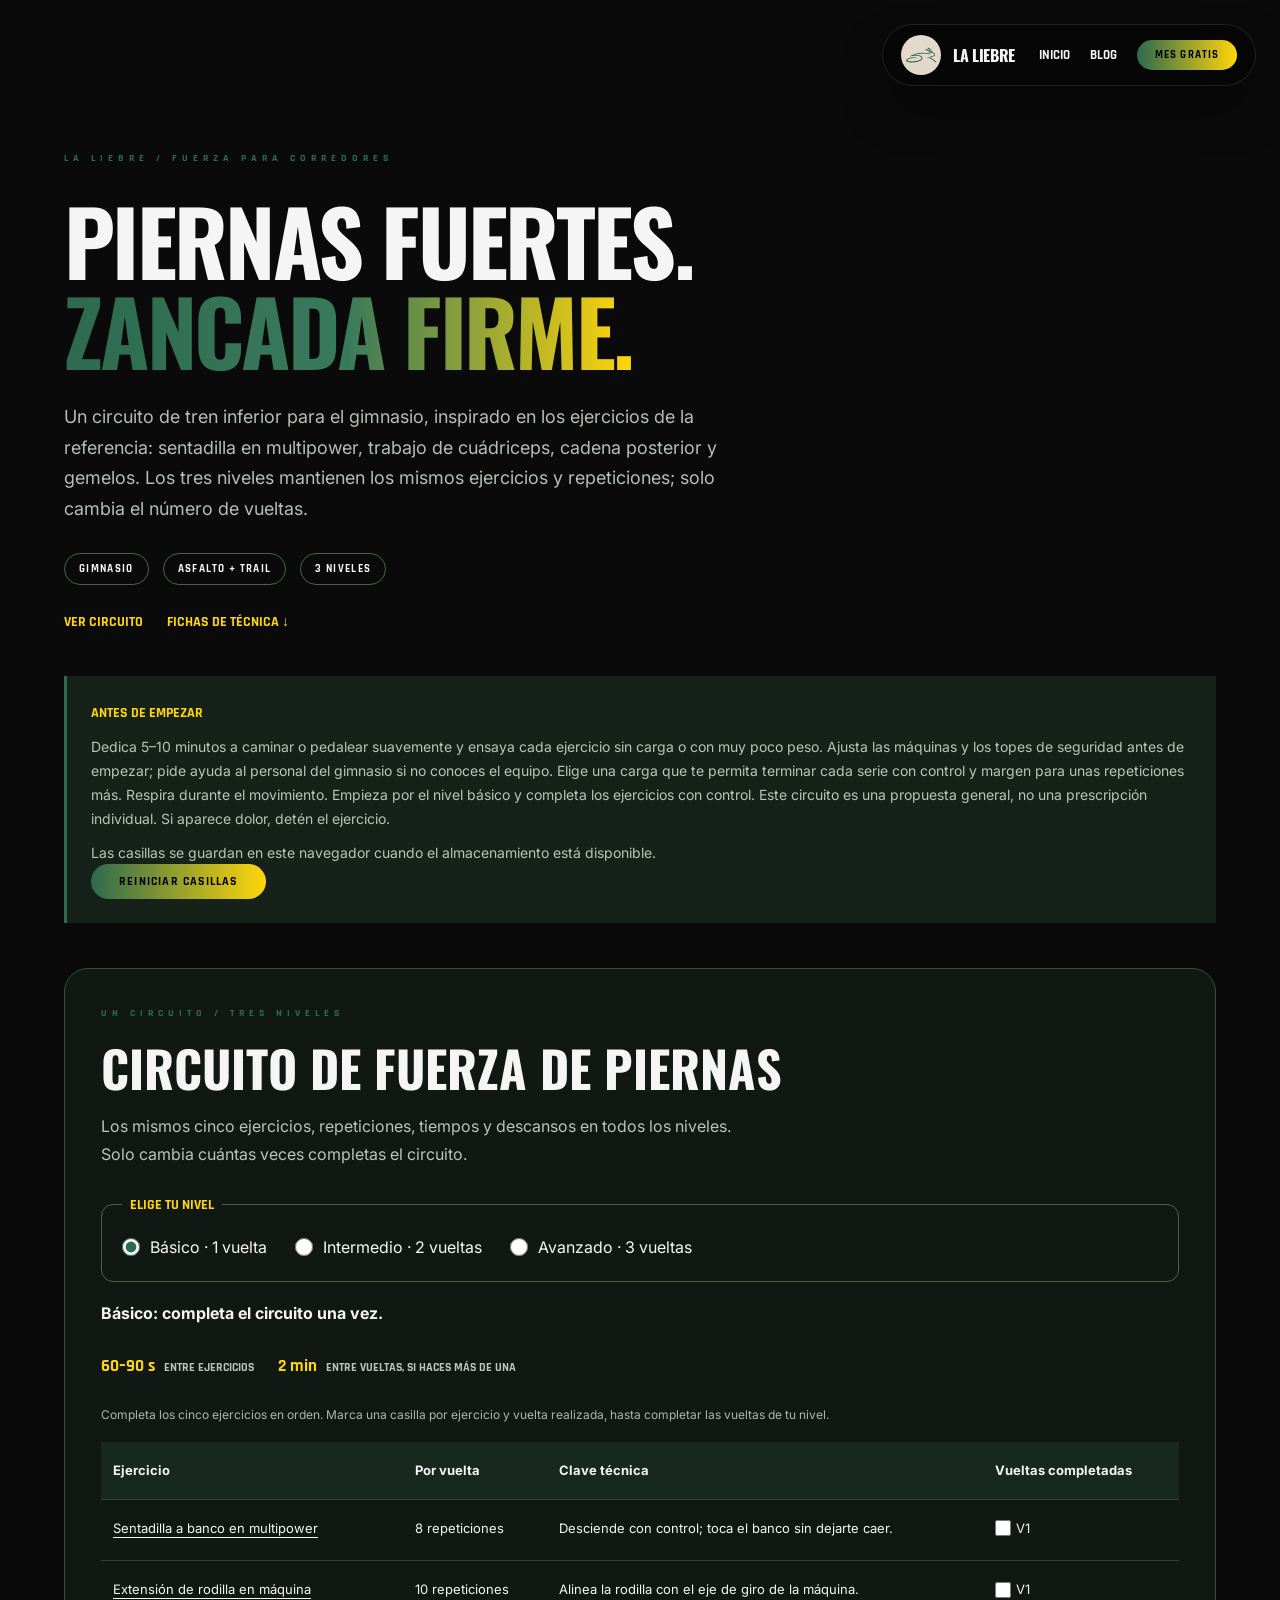
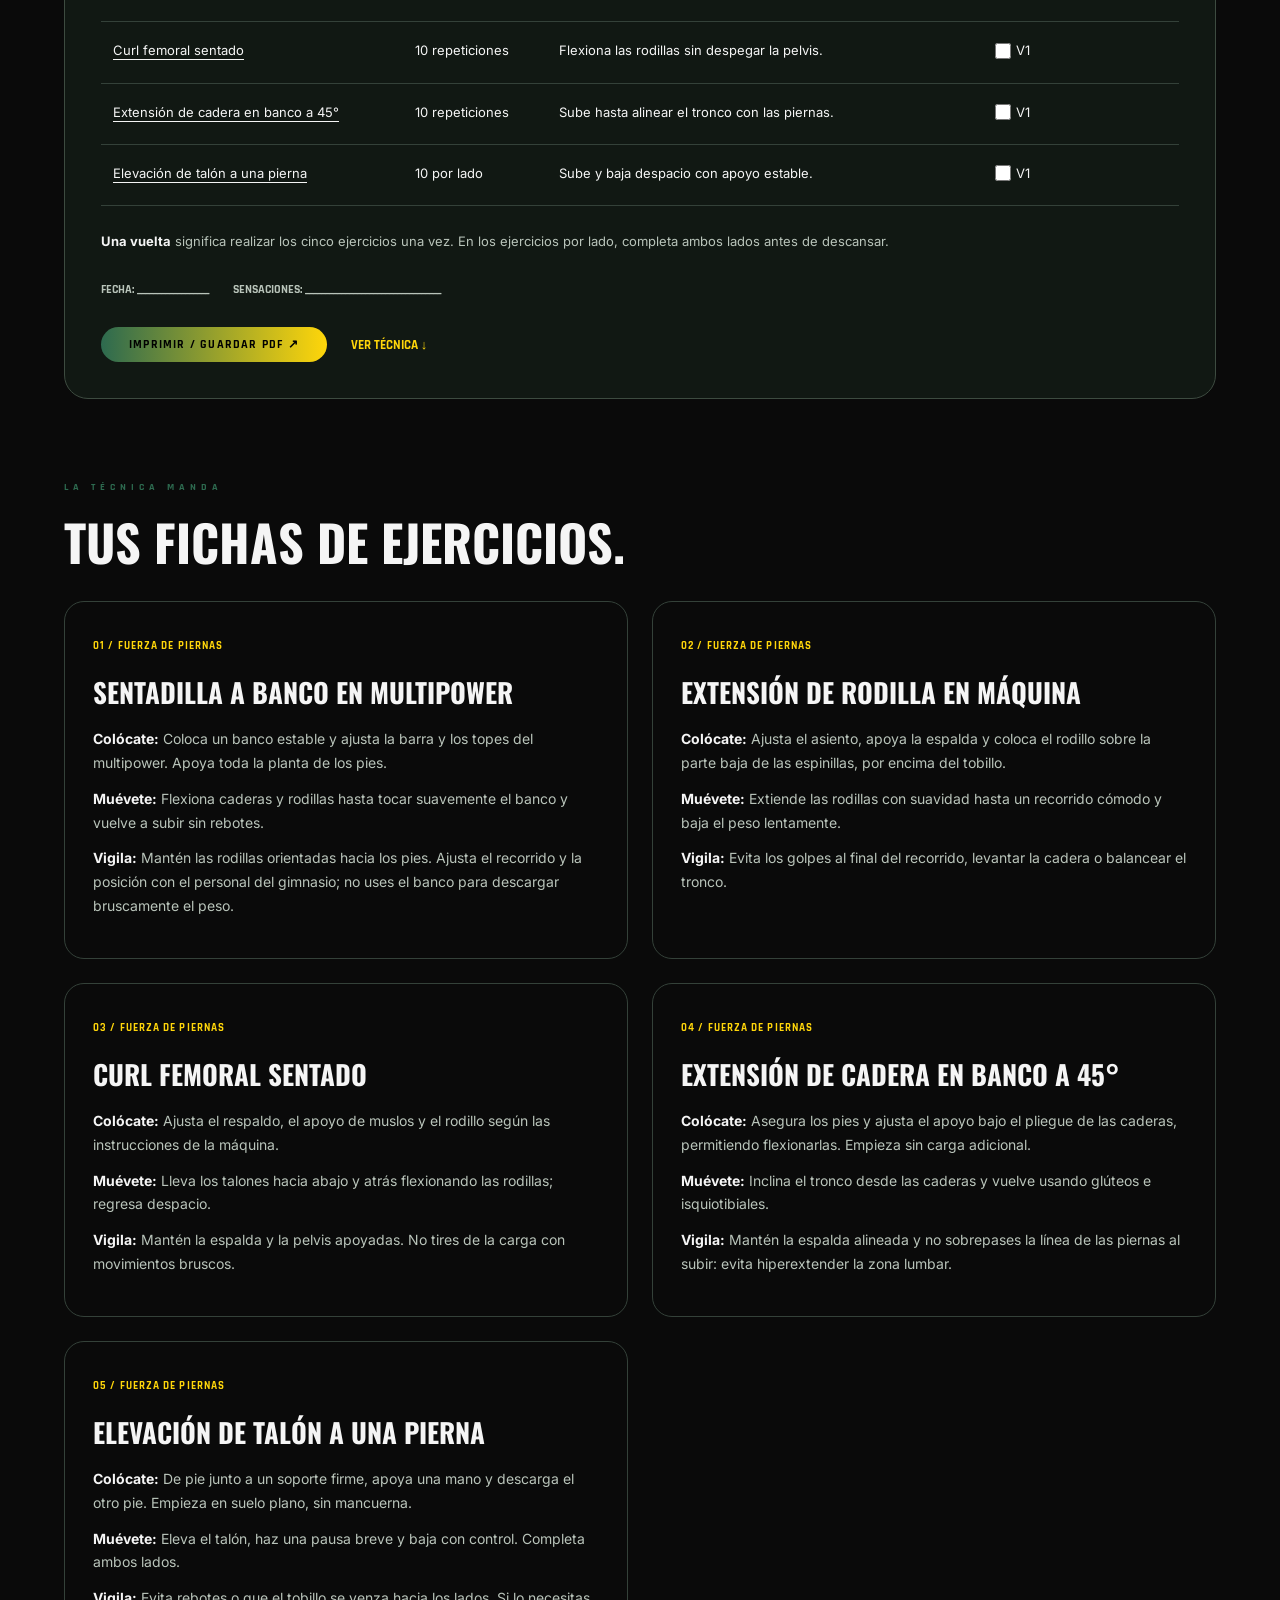
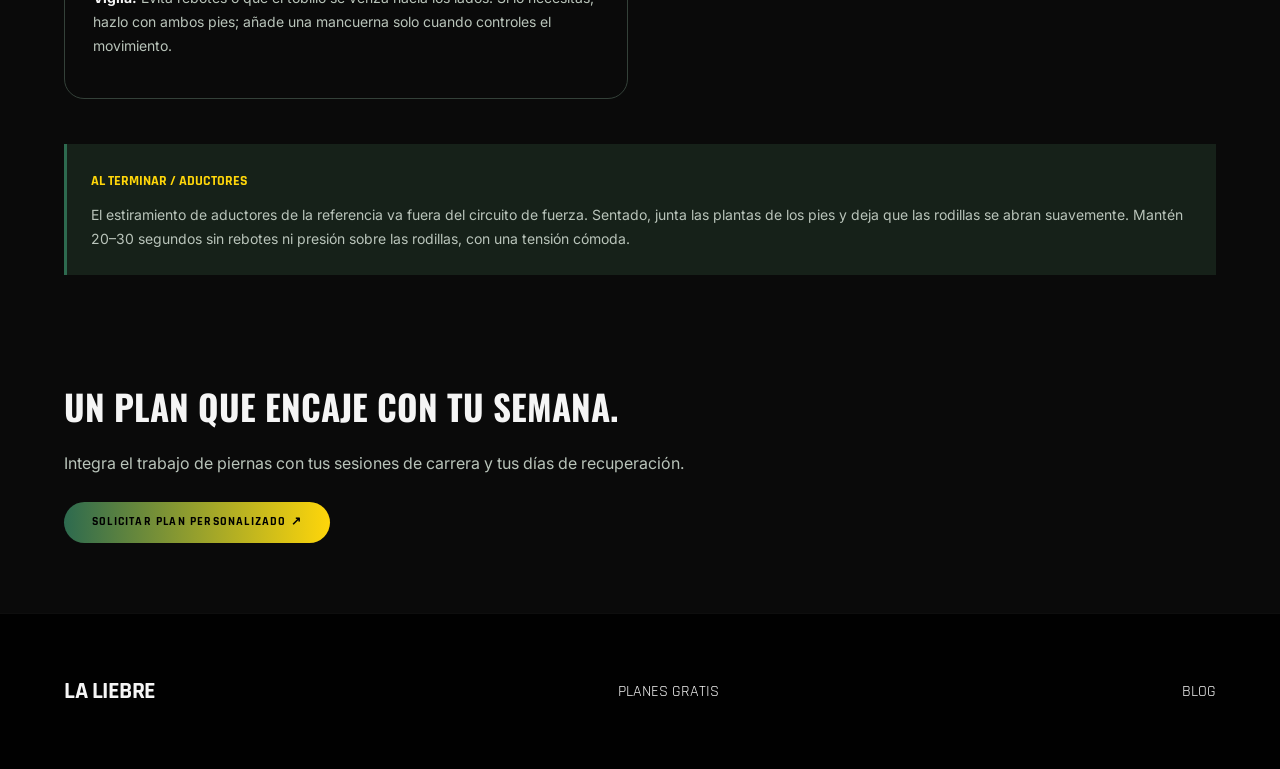
<file: piernas.html>
<!doctype html>
<html lang="es">
<head>
  <meta charset="utf-8">
  <meta name="viewport" content="width=device-width, initial-scale=1">
  <title>Fuerza de piernas para corredores · La Liebre</title>
  <meta name="description" content="Circuito de fuerza de piernas en gimnasio con tres niveles: una, dos o tres vueltas. Ejercicios, técnica y seguimiento para imprimir.">
  <link rel="icon" href="favicon.png">
  <link rel="preconnect" href="https://fonts.googleapis.com">
  <link rel="preconnect" href="https://fonts.gstatic.com" crossorigin>
  <link href="https://fonts.googleapis.com/css2?family=Oswald:wght@400;700;900&family=Rajdhani:wght@600;700&family=Inter:wght@300;400;700&display=swap" rel="stylesheet">
  <link rel="stylesheet" href="styles.css">
  <link rel="stylesheet" href="core.css">
  <script src="core.js" defer></script>
  <meta property="og:type" content="website">
  <meta property="og:locale" content="es_ES">
  <meta property="og:title" content="Fuerza de piernas para corredores · La Liebre">
  <meta property="og:description" content="Circuito de fuerza de piernas en gimnasio con tres niveles: una, dos o tres vueltas. Ejercicios, técnica y seguimiento para imprimir.">
  <meta name="twitter:card" content="summary">
</head>
<body class="core-page" data-progress-key="laliebre-legs-progress-v1">
  <a class="core-skip" href="#contenido">Saltar al contenido</a>
  <header id="main-nav" class="core-nav"><a class="nav-logo" href="index.html"><img src="media/logo.webp" alt="La Liebre" width="40" height="40"><span class="nav-logo-name">LA LIEBRE</span></a><nav aria-label="Principal"><a href="index.html">INICIO</a><a href="blog.html">BLOG</a><a class="btn-primary" href="index.html#gratis">MES GRATIS</a></nav></header>
  <main id="contenido">
    <section class="core-header">
      <p class="section-tag-text">LA LIEBRE / FUERZA PARA CORREDORES</p>
      <h1>PIERNAS FUERTES.<br><span class="text-gradient">ZANCADA FIRME.</span></h1>
      <p>Un circuito de tren inferior para el gimnasio, inspirado en los ejercicios de la referencia: sentadilla en multipower, trabajo de cuádriceps, cadena posterior y gemelos. Los tres niveles mantienen los mismos ejercicios y repeticiones; solo cambia el número de vueltas.</p>
      <div class="core-tags"><span>GIMNASIO</span><span>ASFALTO + TRAIL</span><span>3 NIVELES</span></div>
      <nav class="routine-links" aria-label="Circuito y técnica"><a href="#circuito">VER CIRCUITO</a><a href="#tecnica">FICHAS DE TÉCNICA ↓</a></nav>
    </section>
    <aside class="core-guide"><strong>ANTES DE EMPEZAR</strong><p>Dedica 5–10 minutos a caminar o pedalear suavemente y ensaya cada ejercicio sin carga o con muy poco peso. Ajusta las máquinas y los topes de seguridad antes de empezar; pide ayuda al personal del gimnasio si no conoces el equipo. Elige una carga que te permita terminar cada serie con control y margen para unas repeticiones más. Respira durante el movimiento. Empieza por el nivel básico y completa los ejercicios con control. Este circuito es una propuesta general, no una prescripción individual. Si aparece dolor, detén el ejercicio.</p></aside>

    <section id="circuito" class="routine" aria-labelledby="circuito-title">
      <header class="routine-header"><div><p class="section-tag-text">UN CIRCUITO / TRES NIVELES</p><h2 id="circuito-title">CIRCUITO DE FUERZA DE PIERNAS</h2><p>Los mismos cinco ejercicios, repeticiones, tiempos y descansos en todos los niveles. Solo cambia cuántas veces completas el circuito.</p></div></header>
      <fieldset class="core-levels"><legend>ELIGE TU NIVEL</legend>
        <label><input type="radio" name="nivel" value="1" checked> Básico · 1 vuelta</label>
        <label><input type="radio" name="nivel" value="2"> Intermedio · 2 vueltas</label>
        <label><input type="radio" name="nivel" value="3"> Avanzado · 3 vueltas</label>
      </fieldset>
      <p id="level-summary" aria-live="polite">Básico: completa el circuito una vez.</p>
      <div class="routine-specs"><span><strong>60–90 s</strong> ENTRE EJERCICIOS</span><span><strong>2 min</strong> ENTRE VUELTAS, SI HACES MÁS DE UNA</span></div>
      <div class="core-table-wrap" tabindex="0" role="region" aria-label="Circuito de fuerza de piernas"><table><caption>Completa los cinco ejercicios en orden. Marca una casilla por ejercicio y vuelta realizada, hasta completar las vueltas de tu nivel.</caption><thead><tr><th scope="col">Ejercicio</th><th scope="col">Por vuelta</th><th scope="col">Clave técnica</th><th scope="col">Vueltas completadas</th></tr></thead><tbody>
<tr><th scope="row"><a href="#sentadilla">Sentadilla a banco en multipower</a></th><td>8 repeticiones</td><td>Desciende con control; toca el banco sin dejarte caer.</td><td><label data-round="1"><input type="checkbox" aria-label="Sentadilla a banco en multipower, vuelta 1"> V1</label><label data-round="2"><input type="checkbox" aria-label="Sentadilla a banco en multipower, vuelta 2"> V2</label><label data-round="3"><input type="checkbox" aria-label="Sentadilla a banco en multipower, vuelta 3"> V3</label></td></tr>
<tr><th scope="row"><a href="#extension">Extensión de rodilla en máquina</a></th><td>10 repeticiones</td><td>Alinea la rodilla con el eje de giro de la máquina.</td><td><label data-round="1"><input type="checkbox" aria-label="Extensión de rodilla en máquina, vuelta 1"> V1</label><label data-round="2"><input type="checkbox" aria-label="Extensión de rodilla en máquina, vuelta 2"> V2</label><label data-round="3"><input type="checkbox" aria-label="Extensión de rodilla en máquina, vuelta 3"> V3</label></td></tr>
<tr><th scope="row"><a href="#curl">Curl femoral sentado</a></th><td>10 repeticiones</td><td>Flexiona las rodillas sin despegar la pelvis.</td><td><label data-round="1"><input type="checkbox" aria-label="Curl femoral sentado, vuelta 1"> V1</label><label data-round="2"><input type="checkbox" aria-label="Curl femoral sentado, vuelta 2"> V2</label><label data-round="3"><input type="checkbox" aria-label="Curl femoral sentado, vuelta 3"> V3</label></td></tr>
<tr><th scope="row"><a href="#cadera">Extensión de cadera en banco a 45°</a></th><td>10 repeticiones</td><td>Sube hasta alinear el tronco con las piernas.</td><td><label data-round="1"><input type="checkbox" aria-label="Extensión de cadera en banco a 45°, vuelta 1"> V1</label><label data-round="2"><input type="checkbox" aria-label="Extensión de cadera en banco a 45°, vuelta 2"> V2</label><label data-round="3"><input type="checkbox" aria-label="Extensión de cadera en banco a 45°, vuelta 3"> V3</label></td></tr>
<tr><th scope="row"><a href="#gemelos">Elevación de talón a una pierna</a></th><td>10 por lado</td><td>Sube y baja despacio con apoyo estable.</td><td><label data-round="1"><input type="checkbox" aria-label="Elevación de talón a una pierna, vuelta 1"> V1</label><label data-round="2"><input type="checkbox" aria-label="Elevación de talón a una pierna, vuelta 2"> V2</label><label data-round="3"><input type="checkbox" aria-label="Elevación de talón a una pierna, vuelta 3"> V3</label></td></tr>
</tbody></table></div>
      <p class="routine-tip"><strong>Una vuelta</strong> significa realizar los cinco ejercicios una vez. En los ejercicios por lado, completa ambos lados antes de descansar.</p>
      <div class="session-record"><span>FECHA: __________________</span><span>SENSACIONES: __________________________________</span></div>
      <div class="routine-actions"><button type="button" class="btn-primary" data-print="circuito">IMPRIMIR / GUARDAR PDF ↗</button><a href="#tecnica">VER TÉCNICA ↓</a></div>
      <p class="print-brand">LA LIEBRE · FUERZA DE PIERNAS · CONTROL ANTES QUE CANTIDAD</p>
    </section>

    <section id="tecnica" class="core-technique"><p class="section-tag-text">LA TÉCNICA MANDA</p><h2>TUS FICHAS DE EJERCICIOS.</h2><div class="exercise-grid">
<article id="sentadilla"><span>01 / FUERZA DE PIERNAS</span><h3>SENTADILLA A BANCO EN MULTIPOWER</h3><p><strong>Colócate:</strong> Coloca un banco estable y ajusta la barra y los topes del multipower. Apoya toda la planta de los pies.</p><p><strong>Muévete:</strong> Flexiona caderas y rodillas hasta tocar suavemente el banco y vuelve a subir sin rebotes.</p><p><strong>Vigila:</strong> Mantén las rodillas orientadas hacia los pies. Ajusta el recorrido y la posición con el personal del gimnasio; no uses el banco para descargar bruscamente el peso.</p></article>
<article id="extension"><span>02 / FUERZA DE PIERNAS</span><h3>EXTENSIÓN DE RODILLA EN MÁQUINA</h3><p><strong>Colócate:</strong> Ajusta el asiento, apoya la espalda y coloca el rodillo sobre la parte baja de las espinillas, por encima del tobillo.</p><p><strong>Muévete:</strong> Extiende las rodillas con suavidad hasta un recorrido cómodo y baja el peso lentamente.</p><p><strong>Vigila:</strong> Evita los golpes al final del recorrido, levantar la cadera o balancear el tronco.</p></article>
<article id="curl"><span>03 / FUERZA DE PIERNAS</span><h3>CURL FEMORAL SENTADO</h3><p><strong>Colócate:</strong> Ajusta el respaldo, el apoyo de muslos y el rodillo según las instrucciones de la máquina.</p><p><strong>Muévete:</strong> Lleva los talones hacia abajo y atrás flexionando las rodillas; regresa despacio.</p><p><strong>Vigila:</strong> Mantén la espalda y la pelvis apoyadas. No tires de la carga con movimientos bruscos.</p></article>
<article id="cadera"><span>04 / FUERZA DE PIERNAS</span><h3>EXTENSIÓN DE CADERA EN BANCO A 45°</h3><p><strong>Colócate:</strong> Asegura los pies y ajusta el apoyo bajo el pliegue de las caderas, permitiendo flexionarlas. Empieza sin carga adicional.</p><p><strong>Muévete:</strong> Inclina el tronco desde las caderas y vuelve usando glúteos e isquiotibiales.</p><p><strong>Vigila:</strong> Mantén la espalda alineada y no sobrepases la línea de las piernas al subir: evita hiperextender la zona lumbar.</p></article>
<article id="gemelos"><span>05 / FUERZA DE PIERNAS</span><h3>ELEVACIÓN DE TALÓN A UNA PIERNA</h3><p><strong>Colócate:</strong> De pie junto a un soporte firme, apoya una mano y descarga el otro pie. Empieza en suelo plano, sin mancuerna.</p><p><strong>Muévete:</strong> Eleva el talón, haz una pausa breve y baja con control. Completa ambos lados.</p><p><strong>Vigila:</strong> Evita rebotes o que el tobillo se venza hacia los lados. Si lo necesitas, hazlo con ambos pies; añade una mancuerna solo cuando controles el movimiento.</p></article>
</div></section>
    <aside class="core-guide"><strong>AL TERMINAR / ADUCTORES</strong><p>El estiramiento de aductores de la referencia va fuera del circuito de fuerza. Sentado, junta las plantas de los pies y deja que las rodillas se abran suavemente. Mantén 20–30 segundos sin rebotes ni presión sobre las rodillas, con una tensión cómoda.</p></aside>
    <aside class="core-closing"><h2>UN PLAN QUE ENCAJE CON TU SEMANA.</h2><p>Integra el trabajo de piernas con tus sesiones de carrera y tus días de recuperación.</p><a class="btn-primary" href="contacto.html?plan=personalizado">SOLICITAR PLAN PERSONALIZADO ↗</a></aside>
  </main>
  <footer><div class="footer-inner"><a class="footer-name" href="index.html">LA LIEBRE</a><a href="index.html#gratis">PLANES GRATIS</a><a href="blog.html">BLOG</a></div></footer>
</body>
</html>
</file>
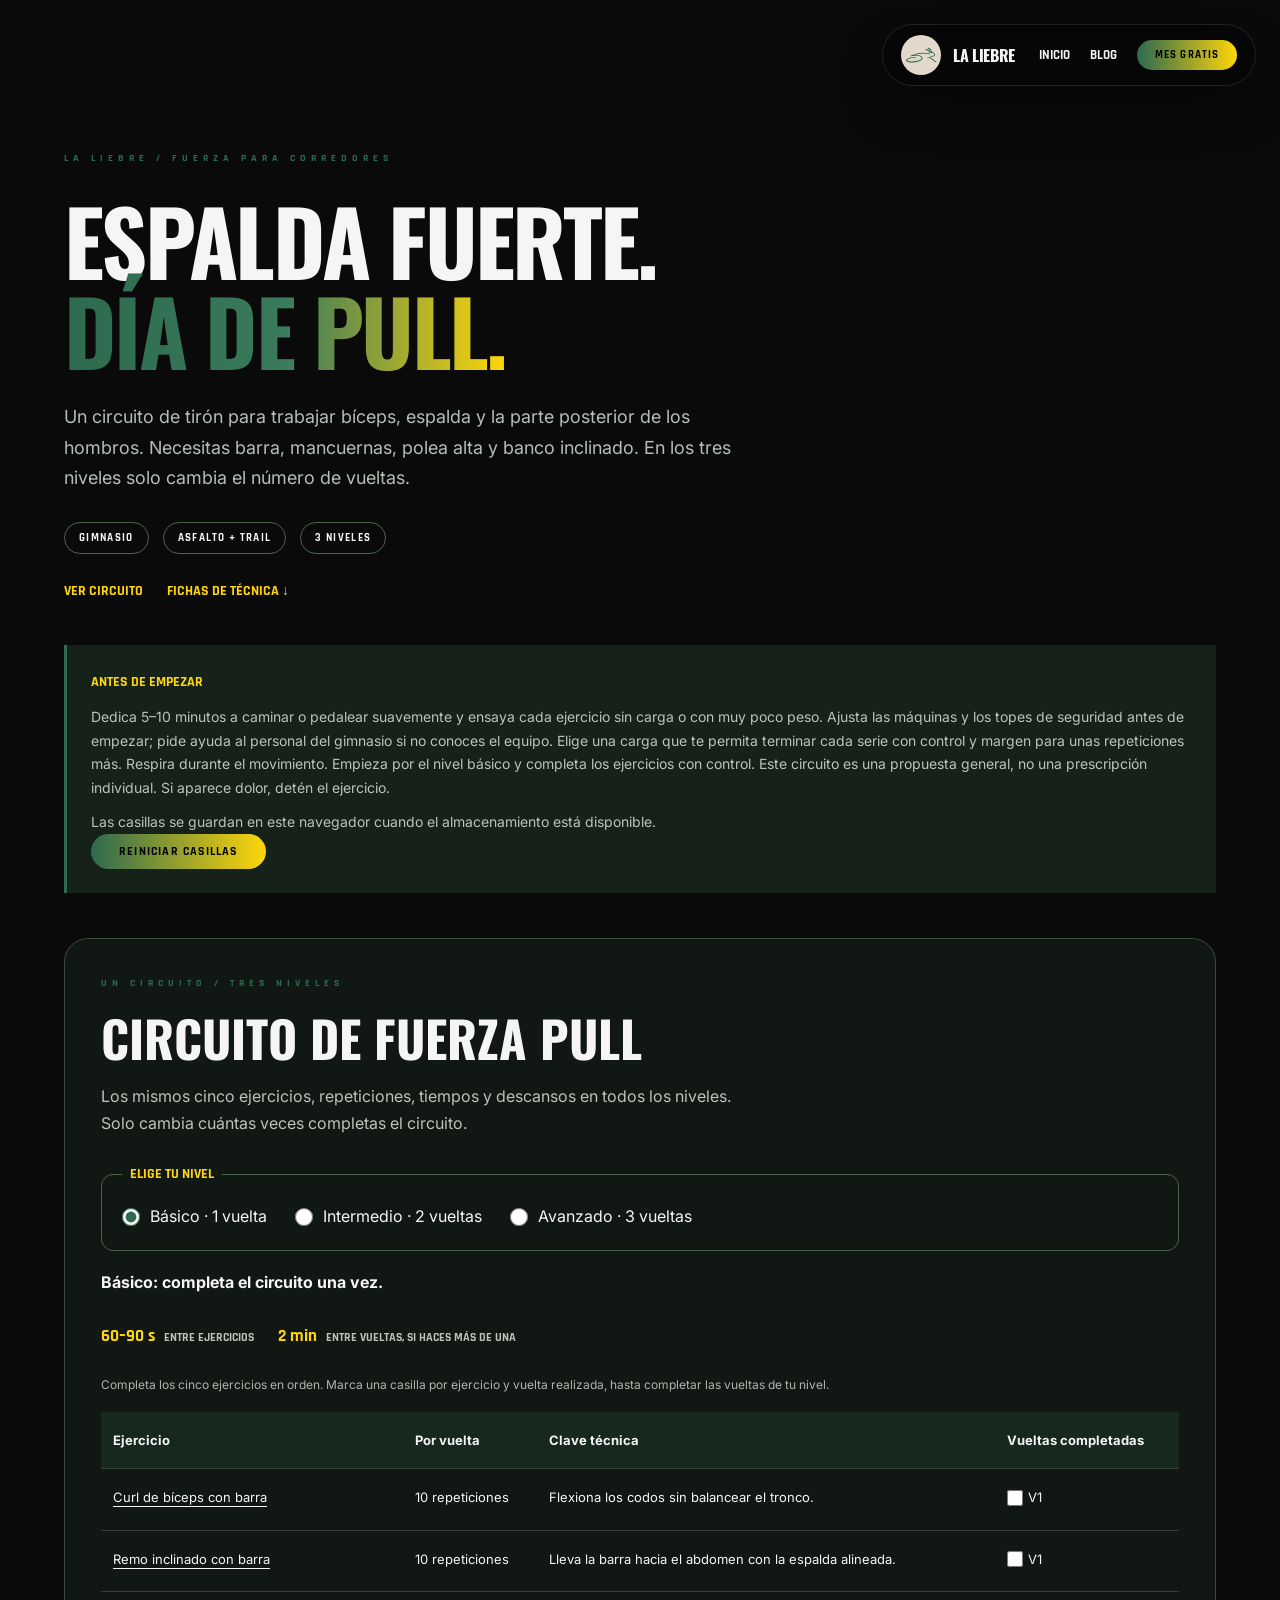
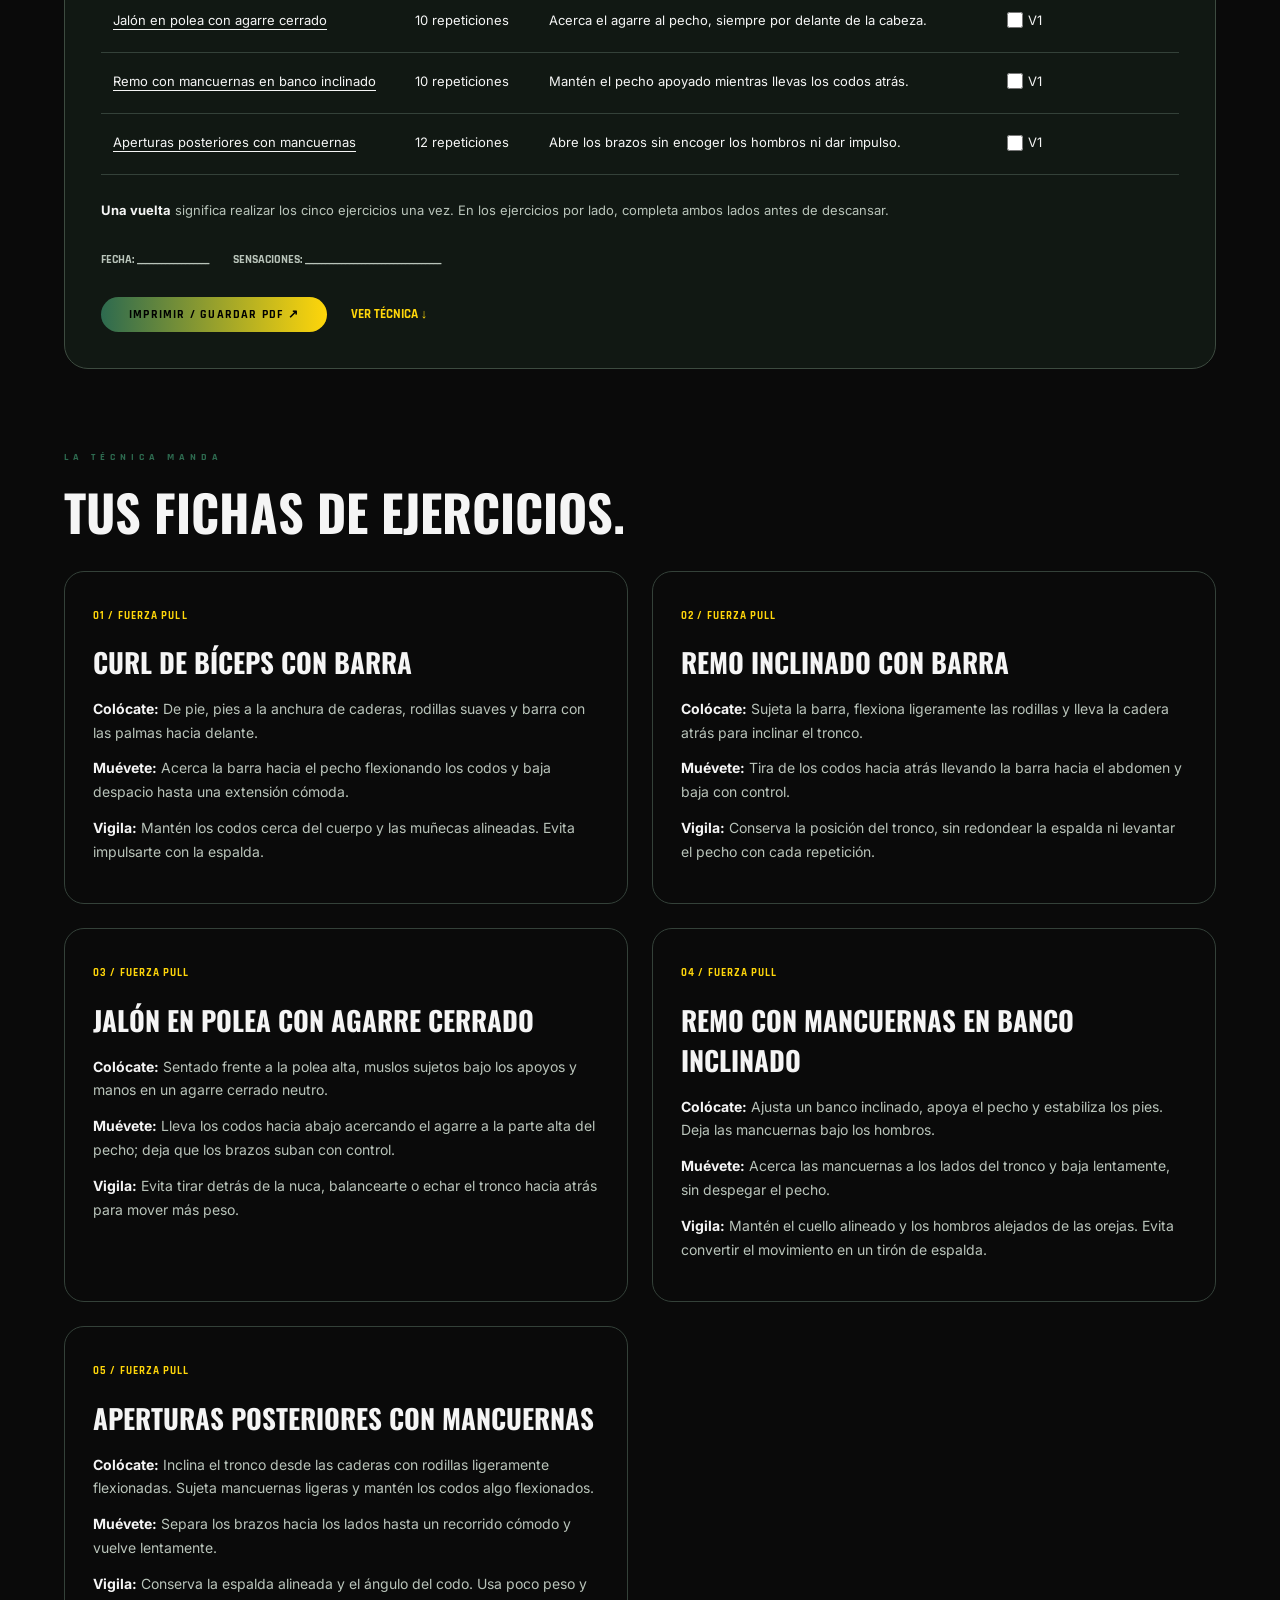
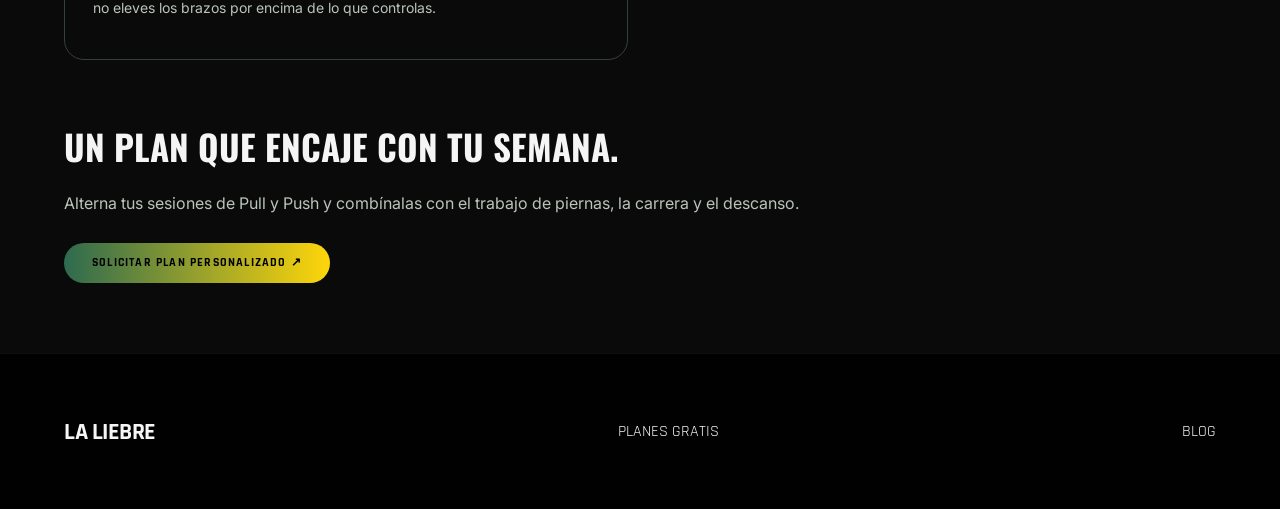
<file: pull.html>
<!doctype html>
<html lang="es">
<head>
  <meta charset="utf-8">
  <meta name="viewport" content="width=device-width, initial-scale=1">
  <title>Fuerza Pull para corredores · La Liebre</title>
  <meta name="description" content="Circuito Pull de tren superior con cinco ejercicios de bíceps, espalda y hombro posterior. Tres niveles por número de vueltas, técnica y seguimiento imprimible.">
  <link rel="icon" href="favicon.png">
  <link rel="preconnect" href="https://fonts.googleapis.com">
  <link rel="preconnect" href="https://fonts.gstatic.com" crossorigin>
  <link href="https://fonts.googleapis.com/css2?family=Oswald:wght@400;700;900&family=Rajdhani:wght@600;700&family=Inter:wght@300;400;700&display=swap" rel="stylesheet">
  <link rel="stylesheet" href="styles.css">
  <link rel="stylesheet" href="core.css">
  <script src="core.js" defer></script>
  <meta property="og:type" content="website">
  <meta property="og:locale" content="es_ES">
  <meta property="og:title" content="Fuerza Pull para corredores · La Liebre">
  <meta property="og:description" content="Circuito Pull de tren superior con cinco ejercicios de bíceps, espalda y hombro posterior. Tres niveles por número de vueltas, técnica y seguimiento imprimible.">
  <meta name="twitter:card" content="summary">
</head>
<body class="core-page" data-progress-key="laliebre-pull-progress-v1">
  <a class="core-skip" href="#contenido">Saltar al contenido</a>
  <header id="main-nav" class="core-nav"><a class="nav-logo" href="index.html"><img src="media/logo.webp" alt="La Liebre" width="40" height="40"><span class="nav-logo-name">LA LIEBRE</span></a><nav aria-label="Principal"><a href="index.html">INICIO</a><a href="blog.html">BLOG</a><a class="btn-primary" href="index.html#gratis">MES GRATIS</a></nav></header>
  <main id="contenido">
    <section class="core-header">
      <p class="section-tag-text">LA LIEBRE / FUERZA PARA CORREDORES</p>
      <h1>ESPALDA FUERTE.<br><span class="text-gradient">DÍA DE PULL.</span></h1>
      <p>Un circuito de tirón para trabajar bíceps, espalda y la parte posterior de los hombros. Necesitas barra, mancuernas, polea alta y banco inclinado. En los tres niveles solo cambia el número de vueltas.</p>
      <div class="core-tags"><span>GIMNASIO</span><span>ASFALTO + TRAIL</span><span>3 NIVELES</span></div>
      <nav class="routine-links" aria-label="Circuito y técnica"><a href="#circuito">VER CIRCUITO</a><a href="#tecnica">FICHAS DE TÉCNICA ↓</a></nav>
    </section>
    <aside class="core-guide"><strong>ANTES DE EMPEZAR</strong><p>Dedica 5–10 minutos a caminar o pedalear suavemente y ensaya cada ejercicio sin carga o con muy poco peso. Ajusta las máquinas y los topes de seguridad antes de empezar; pide ayuda al personal del gimnasio si no conoces el equipo. Elige una carga que te permita terminar cada serie con control y margen para unas repeticiones más. Respira durante el movimiento. Empieza por el nivel básico y completa los ejercicios con control. Este circuito es una propuesta general, no una prescripción individual. Si aparece dolor, detén el ejercicio.</p></aside>

    <section id="circuito" class="routine" aria-labelledby="circuito-title">
      <header class="routine-header"><div><p class="section-tag-text">UN CIRCUITO / TRES NIVELES</p><h2 id="circuito-title">CIRCUITO DE FUERZA PULL</h2><p>Los mismos cinco ejercicios, repeticiones, tiempos y descansos en todos los niveles. Solo cambia cuántas veces completas el circuito.</p></div></header>
      <fieldset class="core-levels"><legend>ELIGE TU NIVEL</legend>
        <label><input type="radio" name="nivel" value="1" checked> Básico · 1 vuelta</label>
        <label><input type="radio" name="nivel" value="2"> Intermedio · 2 vueltas</label>
        <label><input type="radio" name="nivel" value="3"> Avanzado · 3 vueltas</label>
      </fieldset>
      <p id="level-summary" aria-live="polite">Básico: completa el circuito una vez.</p>
      <div class="routine-specs"><span><strong>60–90 s</strong> ENTRE EJERCICIOS</span><span><strong>2 min</strong> ENTRE VUELTAS, SI HACES MÁS DE UNA</span></div>
      <div class="core-table-wrap" tabindex="0" role="region" aria-label="Circuito de fuerza Pull"><table><caption>Completa los cinco ejercicios en orden. Marca una casilla por ejercicio y vuelta realizada, hasta completar las vueltas de tu nivel.</caption><thead><tr><th scope="col">Ejercicio</th><th scope="col">Por vuelta</th><th scope="col">Clave técnica</th><th scope="col">Vueltas completadas</th></tr></thead><tbody>
<tr><th scope="row"><a href="#curl-barra">Curl de bíceps con barra</a></th><td>10 repeticiones</td><td>Flexiona los codos sin balancear el tronco.</td><td><label data-round="1"><input type="checkbox" aria-label="Curl de bíceps con barra, vuelta 1"> V1</label><label data-round="2"><input type="checkbox" aria-label="Curl de bíceps con barra, vuelta 2"> V2</label><label data-round="3"><input type="checkbox" aria-label="Curl de bíceps con barra, vuelta 3"> V3</label></td></tr>
<tr><th scope="row"><a href="#remo-barra">Remo inclinado con barra</a></th><td>10 repeticiones</td><td>Lleva la barra hacia el abdomen con la espalda alineada.</td><td><label data-round="1"><input type="checkbox" aria-label="Remo inclinado con barra, vuelta 1"> V1</label><label data-round="2"><input type="checkbox" aria-label="Remo inclinado con barra, vuelta 2"> V2</label><label data-round="3"><input type="checkbox" aria-label="Remo inclinado con barra, vuelta 3"> V3</label></td></tr>
<tr><th scope="row"><a href="#jalon">Jalón en polea con agarre cerrado</a></th><td>10 repeticiones</td><td>Acerca el agarre al pecho, siempre por delante de la cabeza.</td><td><label data-round="1"><input type="checkbox" aria-label="Jalón en polea con agarre cerrado, vuelta 1"> V1</label><label data-round="2"><input type="checkbox" aria-label="Jalón en polea con agarre cerrado, vuelta 2"> V2</label><label data-round="3"><input type="checkbox" aria-label="Jalón en polea con agarre cerrado, vuelta 3"> V3</label></td></tr>
<tr><th scope="row"><a href="#remo-inclinado">Remo con mancuernas en banco inclinado</a></th><td>10 repeticiones</td><td>Mantén el pecho apoyado mientras llevas los codos atrás.</td><td><label data-round="1"><input type="checkbox" aria-label="Remo con mancuernas en banco inclinado, vuelta 1"> V1</label><label data-round="2"><input type="checkbox" aria-label="Remo con mancuernas en banco inclinado, vuelta 2"> V2</label><label data-round="3"><input type="checkbox" aria-label="Remo con mancuernas en banco inclinado, vuelta 3"> V3</label></td></tr>
<tr><th scope="row"><a href="#aperturas">Aperturas posteriores con mancuernas</a></th><td>12 repeticiones</td><td>Abre los brazos sin encoger los hombros ni dar impulso.</td><td><label data-round="1"><input type="checkbox" aria-label="Aperturas posteriores con mancuernas, vuelta 1"> V1</label><label data-round="2"><input type="checkbox" aria-label="Aperturas posteriores con mancuernas, vuelta 2"> V2</label><label data-round="3"><input type="checkbox" aria-label="Aperturas posteriores con mancuernas, vuelta 3"> V3</label></td></tr>
</tbody></table></div>
      <p class="routine-tip"><strong>Una vuelta</strong> significa realizar los cinco ejercicios una vez. En los ejercicios por lado, completa ambos lados antes de descansar.</p>
      <div class="session-record"><span>FECHA: __________________</span><span>SENSACIONES: __________________________________</span></div>
      <div class="routine-actions"><button type="button" class="btn-primary" data-print="circuito">IMPRIMIR / GUARDAR PDF ↗</button><a href="#tecnica">VER TÉCNICA ↓</a></div>
      <p class="print-brand">LA LIEBRE · FUERZA PULL · CONTROL ANTES QUE CANTIDAD</p>
    </section>

    <section id="tecnica" class="core-technique"><p class="section-tag-text">LA TÉCNICA MANDA</p><h2>TUS FICHAS DE EJERCICIOS.</h2><div class="exercise-grid">
<article id="curl-barra"><span>01 / FUERZA PULL</span><h3>CURL DE BÍCEPS CON BARRA</h3><p><strong>Colócate:</strong> De pie, pies a la anchura de caderas, rodillas suaves y barra con las palmas hacia delante.</p><p><strong>Muévete:</strong> Acerca la barra hacia el pecho flexionando los codos y baja despacio hasta una extensión cómoda.</p><p><strong>Vigila:</strong> Mantén los codos cerca del cuerpo y las muñecas alineadas. Evita impulsarte con la espalda.</p></article>
<article id="remo-barra"><span>02 / FUERZA PULL</span><h3>REMO INCLINADO CON BARRA</h3><p><strong>Colócate:</strong> Sujeta la barra, flexiona ligeramente las rodillas y lleva la cadera atrás para inclinar el tronco.</p><p><strong>Muévete:</strong> Tira de los codos hacia atrás llevando la barra hacia el abdomen y baja con control.</p><p><strong>Vigila:</strong> Conserva la posición del tronco, sin redondear la espalda ni levantar el pecho con cada repetición.</p></article>
<article id="jalon"><span>03 / FUERZA PULL</span><h3>JALÓN EN POLEA CON AGARRE CERRADO</h3><p><strong>Colócate:</strong> Sentado frente a la polea alta, muslos sujetos bajo los apoyos y manos en un agarre cerrado neutro.</p><p><strong>Muévete:</strong> Lleva los codos hacia abajo acercando el agarre a la parte alta del pecho; deja que los brazos suban con control.</p><p><strong>Vigila:</strong> Evita tirar detrás de la nuca, balancearte o echar el tronco hacia atrás para mover más peso.</p></article>
<article id="remo-inclinado"><span>04 / FUERZA PULL</span><h3>REMO CON MANCUERNAS EN BANCO INCLINADO</h3><p><strong>Colócate:</strong> Ajusta un banco inclinado, apoya el pecho y estabiliza los pies. Deja las mancuernas bajo los hombros.</p><p><strong>Muévete:</strong> Acerca las mancuernas a los lados del tronco y baja lentamente, sin despegar el pecho.</p><p><strong>Vigila:</strong> Mantén el cuello alineado y los hombros alejados de las orejas. Evita convertir el movimiento en un tirón de espalda.</p></article>
<article id="aperturas"><span>05 / FUERZA PULL</span><h3>APERTURAS POSTERIORES CON MANCUERNAS</h3><p><strong>Colócate:</strong> Inclina el tronco desde las caderas con rodillas ligeramente flexionadas. Sujeta mancuernas ligeras y mantén los codos algo flexionados.</p><p><strong>Muévete:</strong> Separa los brazos hacia los lados hasta un recorrido cómodo y vuelve lentamente.</p><p><strong>Vigila:</strong> Conserva la espalda alineada y el ángulo del codo. Usa poco peso y no eleves los brazos por encima de lo que controlas.</p></article>
</div></section>
    <aside class="core-closing"><h2>UN PLAN QUE ENCAJE CON TU SEMANA.</h2><p>Alterna tus sesiones de Pull y Push y combínalas con el trabajo de piernas, la carrera y el descanso.</p><a class="btn-primary" href="contacto.html?plan=personalizado">SOLICITAR PLAN PERSONALIZADO ↗</a></aside>
  </main>
  <footer><div class="footer-inner"><a class="footer-name" href="index.html">LA LIEBRE</a><a href="index.html#gratis">PLANES GRATIS</a><a href="blog.html">BLOG</a></div></footer>
</body>
</html>
</file>
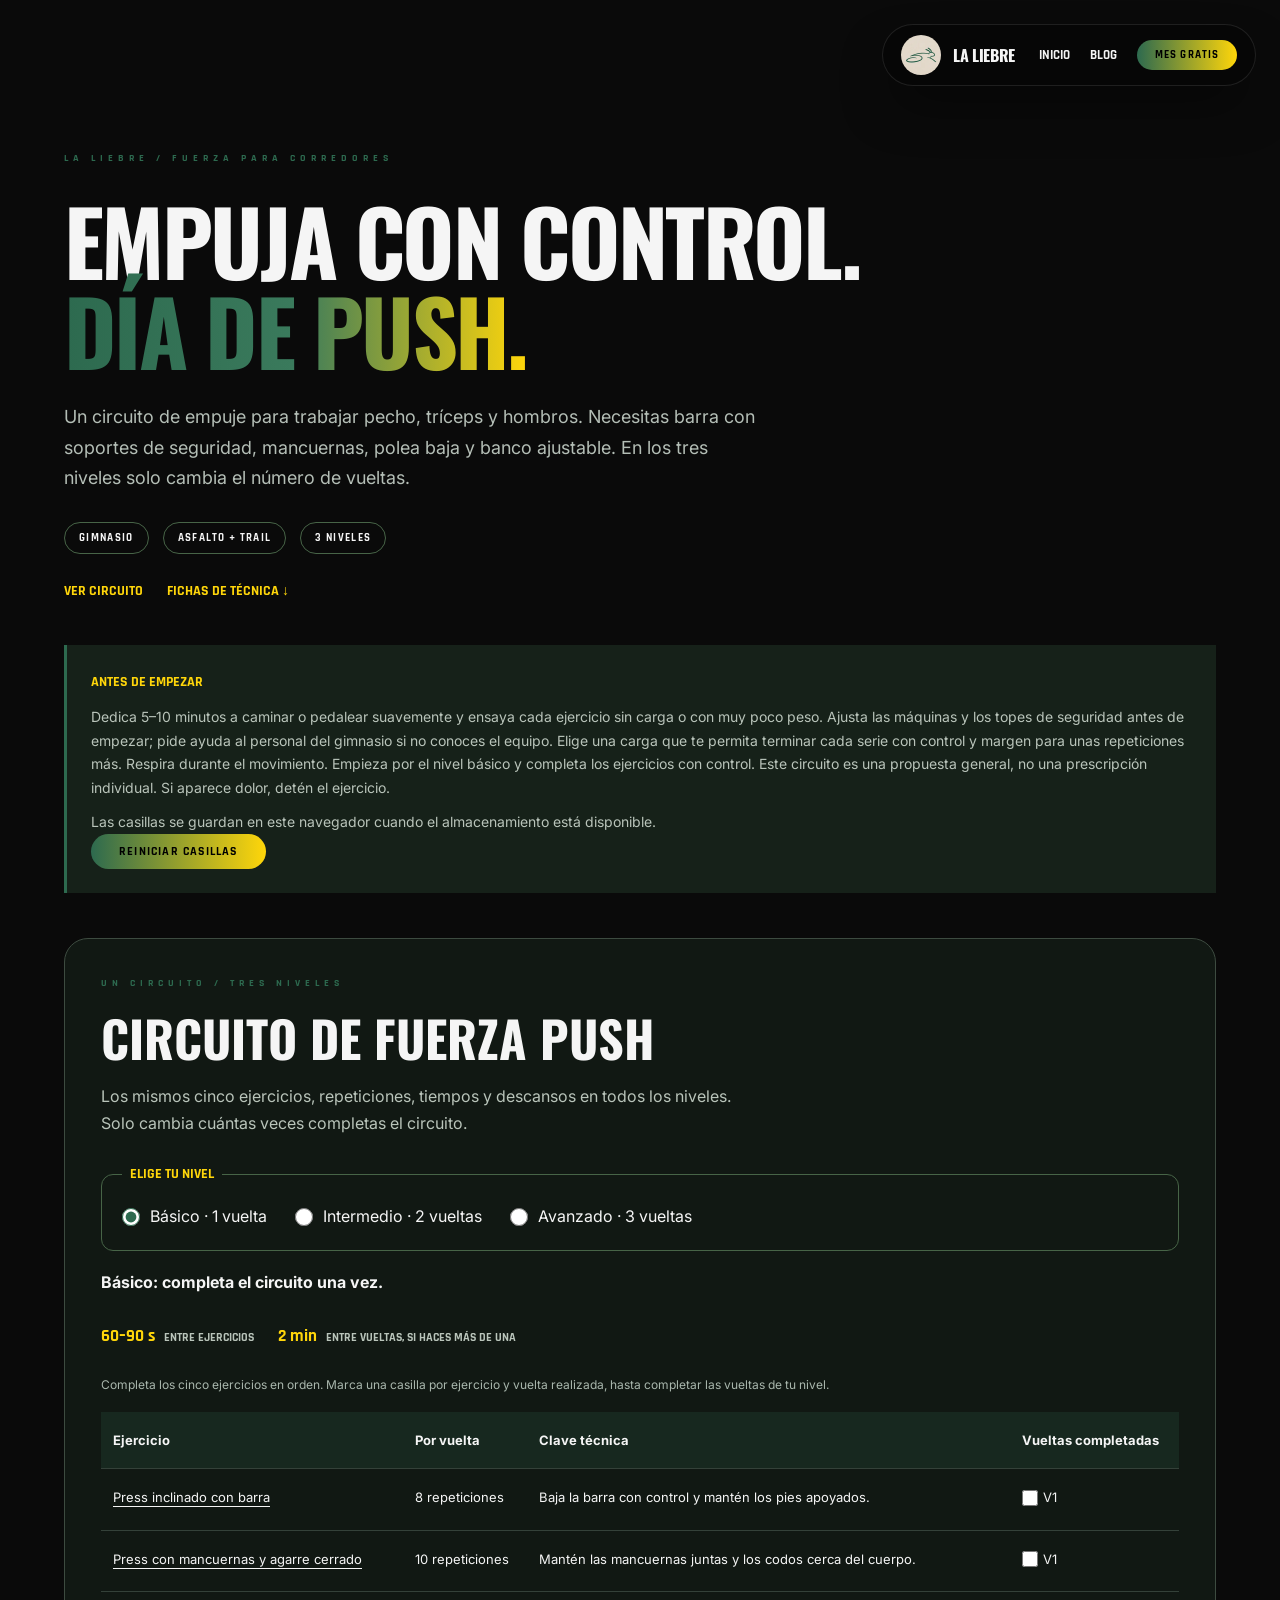
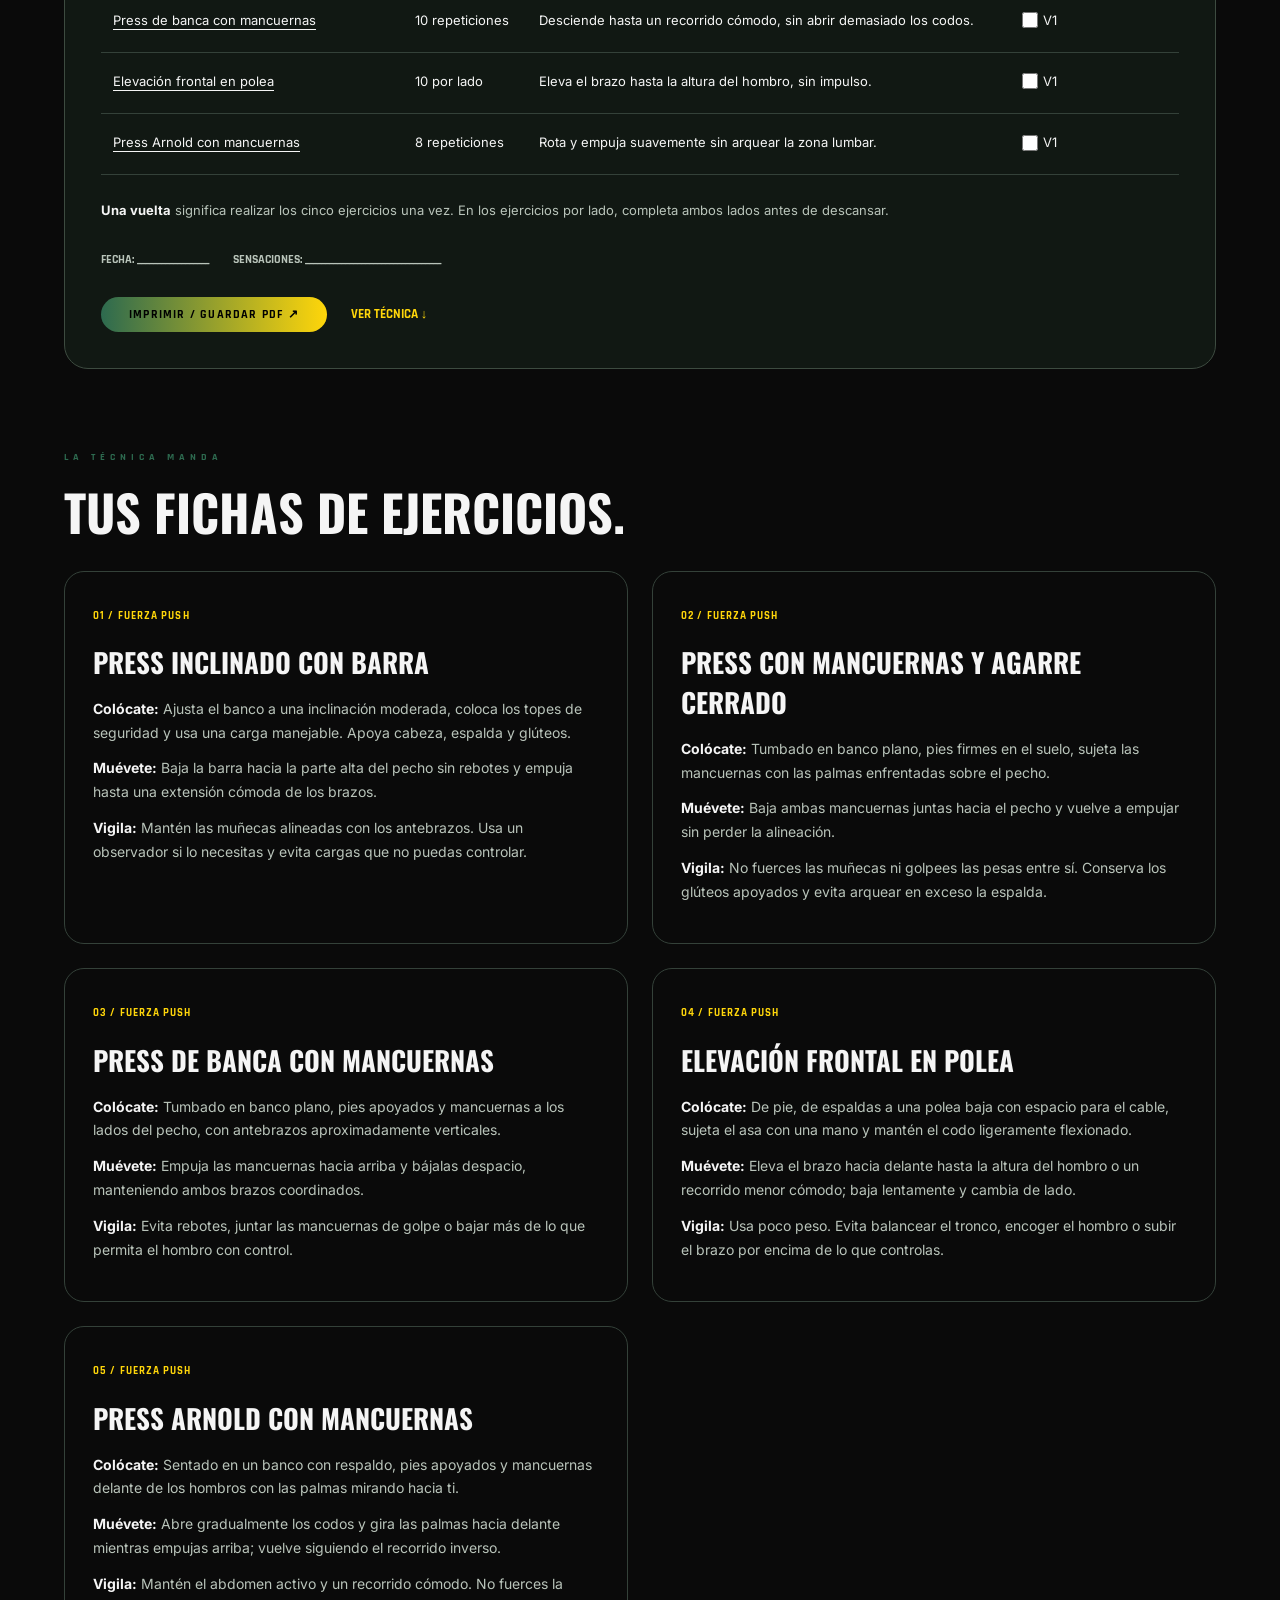
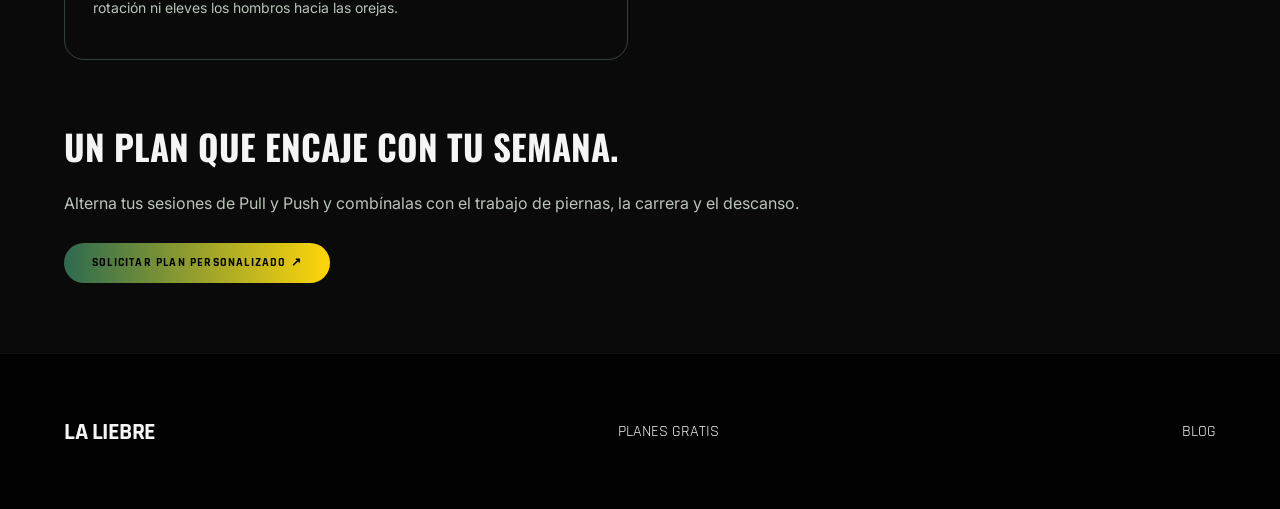
<file: push.html>
<!doctype html>
<html lang="es">
<head>
  <meta charset="utf-8">
  <meta name="viewport" content="width=device-width, initial-scale=1">
  <title>Fuerza Push para corredores · La Liebre</title>
  <meta name="description" content="Circuito Push de tren superior con cinco ejercicios de pecho, tríceps y hombros. Tres niveles por número de vueltas, técnica y seguimiento imprimible.">
  <link rel="icon" href="favicon.png">
  <link rel="preconnect" href="https://fonts.googleapis.com">
  <link rel="preconnect" href="https://fonts.gstatic.com" crossorigin>
  <link href="https://fonts.googleapis.com/css2?family=Oswald:wght@400;700;900&family=Rajdhani:wght@600;700&family=Inter:wght@300;400;700&display=swap" rel="stylesheet">
  <link rel="stylesheet" href="styles.css">
  <link rel="stylesheet" href="core.css">
  <script src="core.js" defer></script>
  <meta property="og:type" content="website">
  <meta property="og:locale" content="es_ES">
  <meta property="og:title" content="Fuerza Push para corredores · La Liebre">
  <meta property="og:description" content="Circuito Push de tren superior con cinco ejercicios de pecho, tríceps y hombros. Tres niveles por número de vueltas, técnica y seguimiento imprimible.">
  <meta name="twitter:card" content="summary">
</head>
<body class="core-page" data-progress-key="laliebre-push-progress-v1">
  <a class="core-skip" href="#contenido">Saltar al contenido</a>
  <header id="main-nav" class="core-nav"><a class="nav-logo" href="index.html"><img src="media/logo.webp" alt="La Liebre" width="40" height="40"><span class="nav-logo-name">LA LIEBRE</span></a><nav aria-label="Principal"><a href="index.html">INICIO</a><a href="blog.html">BLOG</a><a class="btn-primary" href="index.html#gratis">MES GRATIS</a></nav></header>
  <main id="contenido">
    <section class="core-header">
      <p class="section-tag-text">LA LIEBRE / FUERZA PARA CORREDORES</p>
      <h1>EMPUJA CON CONTROL.<br><span class="text-gradient">DÍA DE PUSH.</span></h1>
      <p>Un circuito de empuje para trabajar pecho, tríceps y hombros. Necesitas barra con soportes de seguridad, mancuernas, polea baja y banco ajustable. En los tres niveles solo cambia el número de vueltas.</p>
      <div class="core-tags"><span>GIMNASIO</span><span>ASFALTO + TRAIL</span><span>3 NIVELES</span></div>
      <nav class="routine-links" aria-label="Circuito y técnica"><a href="#circuito">VER CIRCUITO</a><a href="#tecnica">FICHAS DE TÉCNICA ↓</a></nav>
    </section>
    <aside class="core-guide"><strong>ANTES DE EMPEZAR</strong><p>Dedica 5–10 minutos a caminar o pedalear suavemente y ensaya cada ejercicio sin carga o con muy poco peso. Ajusta las máquinas y los topes de seguridad antes de empezar; pide ayuda al personal del gimnasio si no conoces el equipo. Elige una carga que te permita terminar cada serie con control y margen para unas repeticiones más. Respira durante el movimiento. Empieza por el nivel básico y completa los ejercicios con control. Este circuito es una propuesta general, no una prescripción individual. Si aparece dolor, detén el ejercicio.</p></aside>

    <section id="circuito" class="routine" aria-labelledby="circuito-title">
      <header class="routine-header"><div><p class="section-tag-text">UN CIRCUITO / TRES NIVELES</p><h2 id="circuito-title">CIRCUITO DE FUERZA PUSH</h2><p>Los mismos cinco ejercicios, repeticiones, tiempos y descansos en todos los niveles. Solo cambia cuántas veces completas el circuito.</p></div></header>
      <fieldset class="core-levels"><legend>ELIGE TU NIVEL</legend>
        <label><input type="radio" name="nivel" value="1" checked> Básico · 1 vuelta</label>
        <label><input type="radio" name="nivel" value="2"> Intermedio · 2 vueltas</label>
        <label><input type="radio" name="nivel" value="3"> Avanzado · 3 vueltas</label>
      </fieldset>
      <p id="level-summary" aria-live="polite">Básico: completa el circuito una vez.</p>
      <div class="routine-specs"><span><strong>60–90 s</strong> ENTRE EJERCICIOS</span><span><strong>2 min</strong> ENTRE VUELTAS, SI HACES MÁS DE UNA</span></div>
      <div class="core-table-wrap" tabindex="0" role="region" aria-label="Circuito de fuerza Push"><table><caption>Completa los cinco ejercicios en orden. Marca una casilla por ejercicio y vuelta realizada, hasta completar las vueltas de tu nivel.</caption><thead><tr><th scope="col">Ejercicio</th><th scope="col">Por vuelta</th><th scope="col">Clave técnica</th><th scope="col">Vueltas completadas</th></tr></thead><tbody>
<tr><th scope="row"><a href="#press-inclinado">Press inclinado con barra</a></th><td>8 repeticiones</td><td>Baja la barra con control y mantén los pies apoyados.</td><td><label data-round="1"><input type="checkbox" aria-label="Press inclinado con barra, vuelta 1"> V1</label><label data-round="2"><input type="checkbox" aria-label="Press inclinado con barra, vuelta 2"> V2</label><label data-round="3"><input type="checkbox" aria-label="Press inclinado con barra, vuelta 3"> V3</label></td></tr>
<tr><th scope="row"><a href="#press-cerrado">Press con mancuernas y agarre cerrado</a></th><td>10 repeticiones</td><td>Mantén las mancuernas juntas y los codos cerca del cuerpo.</td><td><label data-round="1"><input type="checkbox" aria-label="Press con mancuernas y agarre cerrado, vuelta 1"> V1</label><label data-round="2"><input type="checkbox" aria-label="Press con mancuernas y agarre cerrado, vuelta 2"> V2</label><label data-round="3"><input type="checkbox" aria-label="Press con mancuernas y agarre cerrado, vuelta 3"> V3</label></td></tr>
<tr><th scope="row"><a href="#press-plano">Press de banca con mancuernas</a></th><td>10 repeticiones</td><td>Desciende hasta un recorrido cómodo, sin abrir demasiado los codos.</td><td><label data-round="1"><input type="checkbox" aria-label="Press de banca con mancuernas, vuelta 1"> V1</label><label data-round="2"><input type="checkbox" aria-label="Press de banca con mancuernas, vuelta 2"> V2</label><label data-round="3"><input type="checkbox" aria-label="Press de banca con mancuernas, vuelta 3"> V3</label></td></tr>
<tr><th scope="row"><a href="#elevacion-frontal">Elevación frontal en polea</a></th><td>10 por lado</td><td>Eleva el brazo hasta la altura del hombro, sin impulso.</td><td><label data-round="1"><input type="checkbox" aria-label="Elevación frontal en polea, vuelta 1"> V1</label><label data-round="2"><input type="checkbox" aria-label="Elevación frontal en polea, vuelta 2"> V2</label><label data-round="3"><input type="checkbox" aria-label="Elevación frontal en polea, vuelta 3"> V3</label></td></tr>
<tr><th scope="row"><a href="#press-arnold">Press Arnold con mancuernas</a></th><td>8 repeticiones</td><td>Rota y empuja suavemente sin arquear la zona lumbar.</td><td><label data-round="1"><input type="checkbox" aria-label="Press Arnold con mancuernas, vuelta 1"> V1</label><label data-round="2"><input type="checkbox" aria-label="Press Arnold con mancuernas, vuelta 2"> V2</label><label data-round="3"><input type="checkbox" aria-label="Press Arnold con mancuernas, vuelta 3"> V3</label></td></tr>
</tbody></table></div>
      <p class="routine-tip"><strong>Una vuelta</strong> significa realizar los cinco ejercicios una vez. En los ejercicios por lado, completa ambos lados antes de descansar.</p>
      <div class="session-record"><span>FECHA: __________________</span><span>SENSACIONES: __________________________________</span></div>
      <div class="routine-actions"><button type="button" class="btn-primary" data-print="circuito">IMPRIMIR / GUARDAR PDF ↗</button><a href="#tecnica">VER TÉCNICA ↓</a></div>
      <p class="print-brand">LA LIEBRE · FUERZA PUSH · CONTROL ANTES QUE CANTIDAD</p>
    </section>

    <section id="tecnica" class="core-technique"><p class="section-tag-text">LA TÉCNICA MANDA</p><h2>TUS FICHAS DE EJERCICIOS.</h2><div class="exercise-grid">
<article id="press-inclinado"><span>01 / FUERZA PUSH</span><h3>PRESS INCLINADO CON BARRA</h3><p><strong>Colócate:</strong> Ajusta el banco a una inclinación moderada, coloca los topes de seguridad y usa una carga manejable. Apoya cabeza, espalda y glúteos.</p><p><strong>Muévete:</strong> Baja la barra hacia la parte alta del pecho sin rebotes y empuja hasta una extensión cómoda de los brazos.</p><p><strong>Vigila:</strong> Mantén las muñecas alineadas con los antebrazos. Usa un observador si lo necesitas y evita cargas que no puedas controlar.</p></article>
<article id="press-cerrado"><span>02 / FUERZA PUSH</span><h3>PRESS CON MANCUERNAS Y AGARRE CERRADO</h3><p><strong>Colócate:</strong> Tumbado en banco plano, pies firmes en el suelo, sujeta las mancuernas con las palmas enfrentadas sobre el pecho.</p><p><strong>Muévete:</strong> Baja ambas mancuernas juntas hacia el pecho y vuelve a empujar sin perder la alineación.</p><p><strong>Vigila:</strong> No fuerces las muñecas ni golpees las pesas entre sí. Conserva los glúteos apoyados y evita arquear en exceso la espalda.</p></article>
<article id="press-plano"><span>03 / FUERZA PUSH</span><h3>PRESS DE BANCA CON MANCUERNAS</h3><p><strong>Colócate:</strong> Tumbado en banco plano, pies apoyados y mancuernas a los lados del pecho, con antebrazos aproximadamente verticales.</p><p><strong>Muévete:</strong> Empuja las mancuernas hacia arriba y bájalas despacio, manteniendo ambos brazos coordinados.</p><p><strong>Vigila:</strong> Evita rebotes, juntar las mancuernas de golpe o bajar más de lo que permita el hombro con control.</p></article>
<article id="elevacion-frontal"><span>04 / FUERZA PUSH</span><h3>ELEVACIÓN FRONTAL EN POLEA</h3><p><strong>Colócate:</strong> De pie, de espaldas a una polea baja con espacio para el cable, sujeta el asa con una mano y mantén el codo ligeramente flexionado.</p><p><strong>Muévete:</strong> Eleva el brazo hacia delante hasta la altura del hombro o un recorrido menor cómodo; baja lentamente y cambia de lado.</p><p><strong>Vigila:</strong> Usa poco peso. Evita balancear el tronco, encoger el hombro o subir el brazo por encima de lo que controlas.</p></article>
<article id="press-arnold"><span>05 / FUERZA PUSH</span><h3>PRESS ARNOLD CON MANCUERNAS</h3><p><strong>Colócate:</strong> Sentado en un banco con respaldo, pies apoyados y mancuernas delante de los hombros con las palmas mirando hacia ti.</p><p><strong>Muévete:</strong> Abre gradualmente los codos y gira las palmas hacia delante mientras empujas arriba; vuelve siguiendo el recorrido inverso.</p><p><strong>Vigila:</strong> Mantén el abdomen activo y un recorrido cómodo. No fuerces la rotación ni eleves los hombros hacia las orejas.</p></article>
</div></section>
    <aside class="core-closing"><h2>UN PLAN QUE ENCAJE CON TU SEMANA.</h2><p>Alterna tus sesiones de Pull y Push y combínalas con el trabajo de piernas, la carrera y el descanso.</p><a class="btn-primary" href="contacto.html?plan=personalizado">SOLICITAR PLAN PERSONALIZADO ↗</a></aside>
  </main>
  <footer><div class="footer-inner"><a class="footer-name" href="index.html">LA LIEBRE</a><a href="index.html#gratis">PLANES GRATIS</a><a href="blog.html">BLOG</a></div></footer>
</body>
</html>
</file>
<file: styles.css>
﻿/* ============================================================
   VARIABLES – colores y fuentes
============================================================ */
:root {
  --primary:      #2d6a4f;
  --accent:       #ffd60a;
  --background:   #0a0a0a;
  --foreground:   #f5f5f5;
  --font-display: 'Oswald', sans-serif;
  --font-accent:  'Rajdhani', sans-serif;
  --font-body:    'Inter', sans-serif;
}

/* Shared keyboard access and navigation. */
.contact-pack-info{margin-top:14px;font-size:13px;line-height:1.7;color:#b3bdb6}
.contact-pack-info strong{color:var(--foreground)}
:focus-visible{outline:3px solid var(--accent);outline-offset:5px}
[hidden]{display:none!important}
.skip-link{position:fixed;left:16px;top:-100px;z-index:10001;padding:14px 20px;background:var(--background);color:var(--foreground)}
.skip-link:focus{top:12px}
section[id]{scroll-margin-top:110px}
.site-menu{position:relative;font:700 14px var(--font-accent)}
.site-menu summary{cursor:pointer;padding:12px;list-style:none;display:flex;align-items:center;justify-content:center;min-width:44px;min-height:44px}
.site-menu summary::-webkit-details-marker{display:none}
.hamburger{display:flex;flex-direction:column;gap:5px;width:22px}
.hamburger>span{display:block;width:100%;height:2px;background:var(--foreground);border-radius:2px}
.site-menu nav{position:absolute;right:0;top:100%;width:220px;max-height:70vh;overflow:auto;background:#111;border:1px solid #666;border-radius:12px;padding:10px;box-shadow:0 15px 35px #0008}
.site-menu nav a{display:block;padding:12px 16px;color:#f5f5f5}
.site-menu nav a:hover{background:#2d6a4f;color:#fff}
@media(hover:hover) and (pointer:fine){
  body:has(.site-menu[open]),body:has(.site-menu[open]) *{cursor:url("data:image/svg+xml,%3Csvg xmlns='http://www.w3.org/2000/svg' width='32' height='32' viewBox='0 0 32 32'%3E%3Cpath d='M8 8L24 24M24 8L8 24' stroke='%23000' stroke-width='6' stroke-linecap='round'/%3E%3Cpath d='M8 8L24 24M24 8L8 24' stroke='%23fff' stroke-width='3' stroke-linecap='round'/%3E%3C/svg%3E") 16 16,crosshair!important}
  body:has(.site-menu[open]) .site-menu,body:has(.site-menu[open]) .site-menu *{cursor:auto!important}
  body:has(.site-menu[open]) .site-menu summary,body:has(.site-menu[open]) .site-menu summary *,body:has(.site-menu[open]) .site-menu a{cursor:pointer!important}
  body:has(.site-menu[open]) #cursor{display:none}
}
@media(max-width:420px){.nav-inner{gap:8px!important}.nav-inner>.btn-primary{padding:12px;font-size:11px}.site-menu summary{padding:10px 6px;font-size:12px}}
@media(prefers-reduced-motion:reduce){
  html{scroll-behavior:auto!important}
  *,*::before,*::after{animation:none!important;transition:none!important}
  #cursor,.floating-elements,.cta-scroll-text{display:none!important}
  #hero-img{transform:none!important}
  #hero-bg-text{transform:translate(-50%,-50%)!important}
  .hero-content{opacity:1!important}
}

/* ============================================================
   RESET
============================================================ */
*, *::before, *::after { box-sizing: border-box; margin: 0; padding: 0; }
html { scroll-behavior: smooth; }
html, body { height: 100%; }
body {
  background: var(--background);
  color: var(--foreground);
  font-family: var(--font-body);
  overflow-x: hidden;
}
a { text-decoration: none; color: inherit; }
button { border: none; cursor: pointer; background: none; }
img { max-width: 100%; display: block; }

/* ============================================================
   CURSOR PERSONALIZADO
============================================================ */
#cursor {
  display: none;
  position: fixed;
  width: 24px; height: 24px;
  border: 2px solid var(--primary);
  border-radius: 50%;
  pointer-events: none;
  z-index: 9999;
  mix-blend-mode: difference;
  transition: transform 0.1s;
}
@media (min-width: 1024px) { #cursor { display: block; } }

/* ============================================================
   MESH GRADIENT (esferas de color animadas de fondo)
============================================================ */
.mesh-gradient {
  position: absolute;
  inset: 0;
  overflow: hidden;
  pointer-events: none;
}
.mesh-blob {
  position: absolute;
  border-radius: 50%;
}
.mesh-blob-1 {
  width: 600px; height: 600px;
  top: 0; left: 0;
  background: radial-gradient(circle, rgba(45,106,79,0.3) 0%, transparent 70%);
  filter: blur(80px);
  animation: blob1 20s ease-in-out infinite;
}
.mesh-blob-2 {
  width: 800px; height: 800px;
  top: 50%; right: 0;
  background: radial-gradient(circle, rgba(45,106,79,0.22) 0%, transparent 70%);
  filter: blur(90px);
  animation: blob2 25s ease-in-out infinite;
}
.mesh-blob-3 {
  width: 700px; height: 700px;
  bottom: 0; left: 33%;
  background: radial-gradient(circle, rgba(255,214,10,0.12) 0%, transparent 70%);
  filter: blur(100px);
  animation: blob3 22s ease-in-out infinite;
}
.mesh-blob-4 {
  width: 500px; height: 500px;
  bottom: 25%; right: 25%;
  background: radial-gradient(circle, rgba(45,106,79,0.18) 0%, transparent 70%);
  filter: blur(70px);
  animation: blob4 18s ease-in-out infinite;
}
@keyframes blob1 { 0%,100%{transform:translate(0,0) scale(1)} 50%{transform:translate(100px,-100px) scale(1.2)} }
@keyframes blob2 { 0%,100%{transform:translate(0,0) scale(1)} 50%{transform:translate(-150px,100px) scale(1.3)} }
@keyframes blob3 { 0%,100%{transform:translate(0,0) scale(1)} 50%{transform:translate(80px,150px) scale(1.1)} }
@keyframes blob4 { 0%,100%{transform:translate(0,0) scale(1)} 50%{transform:translate(-100px,-80px) scale(1.25)} }

/* ============================================================
   ELEMENTOS FLOTANTES (formas geométricas de fondo)
============================================================ */
.floating-elements {
  position: absolute;
  inset: 0;
  overflow: hidden;
  pointer-events: none;
  opacity: 0.1;
}
.float-el {
  position: absolute;
  border-radius: 50%;
  border: 2px solid var(--primary);
  background: radial-gradient(circle, rgba(45,106,79,0.2) 0%, transparent 70%);
}
.float-el:nth-child(1){ width:80px;  height:80px;  top:10%;    left:5%;  animation:float1 15s ease-in-out infinite; }
.float-el:nth-child(2){ width:60px;  height:60px;  top:30%;    right:8%; animation:float2 18s ease-in-out infinite 2s; }
.float-el:nth-child(3){ width:100px; height:100px; bottom:15%; left:10%; animation:float1 20s ease-in-out infinite 4s; }
.float-el:nth-child(4){ width:70px;  height:70px;  top:60%;    right:15%;animation:float2 16s ease-in-out infinite 1s; }
.float-el:nth-child(5){ width:50px;  height:50px;  bottom:35%; left:25%; animation:float1 22s ease-in-out infinite 3s; }
.float-el:nth-child(6){ width:90px;  height:90px;  top:45%;    left:50%; animation:float2 19s ease-in-out infinite 5s; }
@keyframes float1 { 0%,100%{transform:translate(0,0) rotate(0deg);   opacity:.1} 50%{transform:translate(20px,-30px)  rotate(180deg); opacity:.3} }
@keyframes float2 { 0%,100%{transform:translate(0,0) rotate(0deg);   opacity:.1} 50%{transform:translate(-15px,-25px) rotate(180deg); opacity:.3} }

/* ============================================================
   GRID ANIMADO (líneas con luz que se desplazan)
============================================================ */
.animated-grid {
  position: absolute;
  inset: 0;
  overflow: hidden;
  opacity: 0.2;
  pointer-events: none;
}
.grid-line-v {
  position: absolute;
  top: 0; bottom: 0;
  width: 1px;
  background: linear-gradient(to bottom, transparent, var(--primary), transparent);
  overflow: hidden;
}
.grid-line-h {
  position: absolute;
  left: 0; right: 0;
  height: 1px;
  background: linear-gradient(to right, transparent, var(--primary), transparent);
  overflow: hidden;
}
.grid-scan-v {
  width: 100%;
  height: 80px;
  background: linear-gradient(to bottom, transparent, rgba(45,106,79,0.5), transparent);
  animation: scanV linear infinite;
}
.grid-scan-h {
  width: 80px; height: 100%;
  background: linear-gradient(to right, transparent, rgba(45,106,79,0.5), transparent);
  animation: scanH linear infinite;
}
@keyframes scanV { 0%{transform:translateY(-100%)} 100%{transform:translateY(100vh)} }
@keyframes scanH { 0%{transform:translateX(-100%)} 100%{transform:translateX(100vw)} }

/* ============================================================
   NAVEGACIÓN
============================================================ */
#main-nav {
  position: fixed;
  top: 24px;
  left: 50%;
  transform: translateX(-50%) translateY(0);
  z-index: 50;
  padding: 10px 18px;
  background: rgba(0,0,0,0.3);
  backdrop-filter: blur(24px);
  -webkit-backdrop-filter: blur(24px);
  border: 1px solid rgba(255,255,255,0.1);
  border-radius: 9999px;
  box-shadow: 0 25px 50px -12px rgba(0,0,0,0.5);
  animation: slideDown 0.8s cubic-bezier(0.22,1,0.36,1) 0.3s both;
  transition: transform 0.4s cubic-bezier(0.22,1,0.36,1), opacity 0.4s ease;
}
#main-nav.nav-hidden {
  transform: translateX(-50%) translateY(calc(-100% - 40px));
  opacity: 0;
  pointer-events: none;
}
@keyframes slideDown {
  from { transform:translateX(-50%) translateY(-100px); opacity:0 }
  to   { transform:translateX(-50%) translateY(0);      opacity:1 }
}
@media(min-width:768px){
  #main-nav {
    top:24px;
    right:24px;
    bottom:auto;
    left:auto;
    transform:translateY(0);
    animation:slideDownRight 0.8s cubic-bezier(0.22,1,0.36,1) 0.3s both;
  }
  #main-nav.nav-hidden {
    transform:translateY(calc(-100% - 40px));
  }
}
@keyframes slideDownRight {
  from { transform:translateY(-100px); opacity:0 }
  to   { transform:translateY(0);      opacity:1 }
}
.nav-inner { display:flex; align-items:center; flex-wrap:nowrap; gap:20px; }
#main-nav:has(.nav-inner){width:max-content;max-width:calc(100vw - 24px)}
.nav-inner .nav-logo-name,.nav-inner>.btn-primary{white-space:nowrap}
.nav-inner .nav-logo,.nav-inner>.btn-primary,.nav-inner .site-menu{flex-shrink:0}
@media(max-width:480px){
  #main-nav:has(.nav-inner){padding:8px 10px}
  .nav-inner{gap:clamp(4px,2vw,10px)!important}
  .nav-inner .nav-logo-name{font-size:clamp(11px,3.6vw,16px)}
  #main-nav .nav-inner>.btn-primary{font-size:clamp(9px,2.8vw,11px);padding:8px clamp(6px,2.5vw,12px);letter-spacing:.04em}
}

/* Logo */
.nav-logo { display:flex; align-items:center; gap:12px; cursor:pointer; }
.nav-logo-icon {
  width:38px; height:38px;
  flex-shrink:0;
  background: linear-gradient(135deg, var(--primary), #3a7a5c, #2d6a4f);
  border-radius:50%;
  display:flex; align-items:center; justify-content:center;
  box-shadow: 0 0 20px rgba(45,106,79,0.5);
  animation: spinSlow 15s linear infinite;
}
@keyframes spinSlow { to { transform:rotate(360deg) } }
.nav-logo-text { display:block }
.nav-inner .nav-logo-icon{flex-shrink:0}
@media(max-width:420px){.nav-inner .nav-logo{gap:8px}.nav-inner .nav-logo-sub{display:none}}
@media(min-width:768px){ .nav-logo-text{ display:block } }
.nav-logo-name {
  font-family:var(--font-display); font-size:16px;
  font-weight:900; letter-spacing:-0.02em; line-height:1;
}
.nav-logo-sub {
  display:none;
  font-family:var(--font-accent); font-size:10px;
  color:var(--primary); letter-spacing:0.3em; font-weight:700;
}

/* Links */
.nav-links { display:none; gap:22px }
@media(min-width:1024px){ .nav-links{ display:flex } }
.nav-link {
  font-family:var(--font-accent); font-size:12px;
  font-weight:900; letter-spacing:0.2em;
  color:var(--foreground); transition:color .2s;
  position:relative;
}
.nav-link:hover { color:var(--primary) }
.nav-link::after {
  content:''; position:absolute; bottom:-4px; left:0;
  height:2px; width:0;
  background: linear-gradient(to right, var(--primary), #3a7a5c);
  transition: width .3s;
}
.nav-link:hover::after { width:100% }

/* Botón primario reutilizable */
.btn-primary {
  padding:10px 28px;
  background:linear-gradient(to right, var(--primary), #ffd60a);
  color:#000;
  font-family:var(--font-accent); font-weight:900; font-size:12px;
  letter-spacing:.1em; border-radius:9999px;
  transition: box-shadow .3s;
}
#main-nav .btn-primary {
  padding:8px 18px;
  font-size:11px;
}
.btn-primary:hover { box-shadow: 0 0 30px rgba(45,106,79,0.8) }

/* ============================================================
   HERO
============================================================ */
#hero {
  position: relative;
  min-height: 100vh;
  display: flex;
  align-items: center;
  overflow: hidden;
}

/* Imagen con clip-path diagonal */
.hero-image-wrap {
  position: absolute;
  right:0; top:0; bottom:0;
  width: 60%;
  clip-path: polygon(20% 0, 100% 0, 100% 100%, 0% 100%);
}
.hero-image-wrap img {
  width:100%; height:100%; object-fit:cover;
  transform: scale(1.08);
  transform-origin: center center;
  will-change: transform;
}
.hero-overlay-lr {
  position:absolute; inset:0;
  background: linear-gradient(to right, rgba(0,0,0,0.7) 0%, rgba(0,0,0,0.28) 40%, transparent 82%);
}
.hero-overlay-bt {
  position:absolute; inset:0;
  background: linear-gradient(to top, rgba(0,0,0,0.42) 0%, rgba(0,0,0,0.1) 24%, transparent 62%);
}

/* Texto gigante giratorio de fondo */
#hero-bg-text {
  position:absolute; top:50%; left:50%;
  transform:translate(-50%,-50%);
  font-family:var(--font-display);
  font-size:clamp(200px,40vw,500px);
  font-weight:900; opacity:0.02;
  pointer-events:none; user-select:none;
  white-space:nowrap;
}

/* Contenido principal del hero */
.hero-content {
  position:relative; z-index:10;
  max-width:1800px; margin:0 auto;
  padding:96px 24px; width:100%;
}
@media(min-width:1024px){ .hero-content{ padding:0 64px } }

/* Etiqueta vertical lateral */
.hero-side-label {
  display:none; position:absolute;
  left:24px; top:50%;
  transform:translateY(-50%) rotate(-90deg);
  transform-origin:left center;
}
@media(min-width:1024px){ .hero-side-label{ display:flex; align-items:center; gap:16px } }
.hero-line { width:80px; height:1px; background:linear-gradient(to right, transparent, var(--primary)) }
.hero-label-text {
  font-family:var(--font-accent); font-size:10px;
  letter-spacing:.5em; color:#4b5563; font-weight:700;
}

/* Badge superior */
.hero-badge {
  display:flex; align-items:center; gap:16px;
  margin-bottom:40px;
  animation: fadeInUp .8s ease .6s both;
}
.pulse-dot {
  width:8px; height:8px;
  background:var(--primary); border-radius:50%;
  animation: pulse 2s ease-in-out infinite;
}
@keyframes pulse { 0%,100%{transform:scale(1)} 50%{transform:scale(1.3)} }
.hero-badge-line { width:64px; height:1px; background:linear-gradient(to right, var(--primary), transparent) }
.hero-badge-text {
  font-family:var(--font-accent); font-size:10px;
  color:var(--primary); letter-spacing:.5em; font-weight:900;
}

/* Título principal */
h1.hero-title {
  line-height:.75; margin-bottom:32px;
  animation: fadeInUp 1s cubic-bezier(0.22,1,0.36,1) .7s both;
}
.hero-word {
  font-family:var(--font-display);
  font-size:clamp(3.6rem,14.4vw,11.7rem);
  letter-spacing:-0.06em; font-weight:900;
  color:var(--foreground); display:block;
}
.hero-word-accent {
  position:relative; display:inline-block;
  background:linear-gradient(to bottom, var(--primary) 0%, #8caa36 22%, var(--accent) 48%, var(--accent) 100%);
  -webkit-background-clip:text; background-clip:text; color:transparent;
}
.hero-word-underline {
  position:absolute; bottom:16px; left:0; right:0;
  height:40px;
  background:linear-gradient(to right, var(--primary), #3a7a5c, #2d6a4f);
  transform:rotate(-1deg); z-index:-1;
  animation: expandX .7s ease 1.4s both;
  transform-origin:left;
}
@media(min-width:1024px){ .hero-word-underline{ height:64px } }
@keyframes expandX { from{transform:scaleX(0) rotate(-1deg)} to{transform:scaleX(1) rotate(-1deg)} }
.hero-word-gradient {
  font-family:var(--font-display);
  font-size:clamp(3.6rem,14.4vw,11.7rem);
  letter-spacing:-0.06em; font-weight:900; display:block;
  background:linear-gradient(to bottom, var(--accent) 0%, var(--accent) 52%, #8caa36 78%, var(--primary) 100%);
  -webkit-background-clip:text; background-clip:text; color:transparent;
  animation: fadeInUp .8s ease 1.2s both;
}
.hero-divider {
  height:6px;
  background:linear-gradient(to right, var(--primary), #3a7a5c, transparent);
  border-radius:9999px; width:45%; margin-bottom:56px;
  animation: expandX2 .8s ease 1.6s both; transform-origin:left;
}
@keyframes expandX2 { from{transform:scaleX(0)} to{transform:scaleX(1)} }

/* Descripción */
.hero-desc {
  font-size:clamp(18px,2.5vw,24px); color:#d1d5db;
  margin-bottom:48px; max-width:700px;
  line-height:1.6; font-weight:300;
  animation: fadeIn .8s ease 1.8s both;
}
.hero-desc strong { color:var(--primary); font-weight:700 }
.hero-desc small { font-size:14px; color:#6b7280; display:block; margin-top:12px }

/* Botones CTA del hero */
.hero-ctas {
  display:flex; flex-wrap:wrap; gap:24px; align-items:center;
  margin-bottom:64px;
  animation: fadeInUp .8s ease 2s both;
}
.btn-hero {
  padding:24px 48px;
  background:linear-gradient(to right, var(--primary), #3a7a5c, #2d6a4f);
  color:#000;
  font-family:var(--font-accent); font-weight:900;
  font-size:clamp(14px,1.5vw,18px); letter-spacing:.05em;
  border-radius:9999px; border:none; cursor:pointer;
  display:flex; align-items:center; gap:16px;
  transition: box-shadow .3s, transform .2s;
}
.btn-hero:hover { box-shadow:0 0 60px rgba(45,106,79,1); transform:translateY(-2px) }
.btn-hero svg { animation:arrowBounce 1.5s ease-in-out infinite }
@keyframes arrowBounce { 0%,100%{transform:translateX(0)} 50%{transform:translateX(6px)} }

.btn-free {
  display:flex; align-items:center; gap:16px;
  padding:20px 32px;
  border:2px solid rgba(255,255,255,0.2);
  border-radius:9999px; backdrop-filter:blur(4px);
  cursor:pointer; transition:border-color .3s;
}
.btn-free:hover { border-color:rgba(45,106,79,0.6) }
.btn-free-icon {
  position:relative; width:48px; height:48px;
  background:linear-gradient(135deg,rgba(45,106,79,0.2),rgba(45,106,79,0.2));
  border-radius:50%; display:flex; align-items:center; justify-content:center;
}
.btn-free-ring {
  position:absolute; inset:0;
  background:rgba(45,106,79,0.3); border-radius:50%;
  animation:ringPulse 2s ease-in-out infinite;
}
@keyframes ringPulse { 0%,100%{transform:scale(1);opacity:.8} 50%{transform:scale(1.4);opacity:0} }
.btn-free-label { font-family:var(--font-accent); font-weight:900; font-size:14px }
.btn-free-sub   { font-size:12px; color:#6b7280 }

/* Estadísticas */
.hero-stats {
  display:flex; flex-wrap:wrap; gap:48px;
  animation: fadeIn .8s ease 2.2s both;
}
.stat-value {
  font-family:var(--font-display);
  font-size:clamp(48px,7vw,72px);
  font-weight:900; color:var(--primary);
  line-height:1; display:block; margin-bottom:8px;
}
.stat-label {
  font-family:var(--font-accent); font-size:12px;
  color:#6b7280; letter-spacing:.3em;
  text-transform:uppercase; font-weight:700;
}

/* Indicador de scroll */
.scroll-indicator {
  position:absolute; bottom:48px; left:50%;
  transform:translateX(-50%);
  display:none; flex-direction:column; align-items:center; gap:12px;
  animation:floatScroll 2.5s ease-in-out infinite;
}
@media(min-width:768px){ .scroll-indicator{ display:flex } }
@keyframes floatScroll {
  0%,100%{transform:translateX(-50%) translateY(0)}
  50%{transform:translateX(-50%) translateY(15px)}
}
.scroll-text {
  font-family:var(--font-accent); font-size:10px;
  color:#4b5563; letter-spacing:.4em; font-weight:700;
}
.scroll-wheel {
  width:24px; height:44px;
  border:2px solid rgba(45,106,79,0.4); border-radius:9999px;
  display:flex; justify-content:center; padding-top:8px;
}
.scroll-ball {
  width:6px; height:12px;
  background:var(--primary); border-radius:9999px;
  animation:scrollBall 2.5s ease-in-out infinite;
}
@keyframes scrollBall { 0%,100%{transform:translateY(0);opacity:1} 50%{transform:translateY(16px);opacity:0} }

/* ============================================================
   SECCIONES – COMUNES
============================================================ */
section { position:relative; overflow:hidden }
.section-inner {
  max-width:1800px; margin:0 auto;
  padding:96px 24px; position:relative; z-index:10;
}
@media(min-width:1024px){ .section-inner{ padding:160px 64px } }

.section-tag { display:flex; align-items:center; gap:16px; margin-bottom:40px }
.section-tag-center { justify-content:center }
.section-tag-line { width:48px; height:1px; background:var(--primary) }
.section-tag-text {
  font-family:var(--font-accent); font-size:10px;
  color:var(--primary); letter-spacing:.5em; font-weight:900;
}
.section-title {
  font-family:var(--font-display);
  font-size:clamp(3.15rem,12.6vw,9.9rem);
  letter-spacing:-0.05em; font-weight:900;
  line-height:.75; color:var(--foreground);
}
.section-intro {
  margin-top:28px;
  max-width:640px;
  font-size:clamp(1rem,1.5vw,1.15rem);
  line-height:1.7;
  color:#9ca3af;
}
.section-intro strong {
  color:var(--foreground);
}
.text-gradient {
  background:linear-gradient(to right, var(--primary), #3a7a5c, #ffd60a);
  -webkit-background-clip:text; background-clip:text; color:transparent;
}

/* Animaciones de entrada al hacer scroll */
.reveal       { opacity:1; transform:none; transition:opacity .7s ease,transform .7s ease }
.reveal-left  { opacity:1; transform:none; transition:opacity .8s ease,transform .8s ease }
.reveal-right { opacity:1; transform:none; transition:opacity .8s ease,transform .8s ease }
.reveal.visible, .reveal-left.visible, .reveal-right.visible { opacity:1; transform:none }

/* ============================================================
   SECCIÓN SERVICIOS
============================================================ */
#servicios { background:#000 }

.services-header {
  display:grid; grid-template-columns:1fr;
  gap:48px; margin-bottom:80px;
}
@media(min-width:1024px){
  .services-header { grid-template-columns:7fr 5fr; gap:80px; margin-bottom:128px }
}
.services-header-desc {
  font-size:clamp(16px,2vw,20px);
  color:#9ca3af; line-height:1.7;
}
@media(min-width:1024px){ .services-header-desc{ display:flex; align-items:flex-end } }

.services-grid {
  display:grid; grid-template-columns:1fr; gap:24px;
}
@media(min-width:1024px){ .services-grid{ grid-template-columns:1fr 1fr; gap:32px } }

/* Tarjeta de servicio */
.service-card {
  position:relative; padding:32px; border-radius:24px;
  cursor:pointer; transition:all .5s ease;
  background:rgba(255,255,255,0.05);
  border:1px solid rgba(255,255,255,0.1);
  backdrop-filter:blur(30px);
  isolation: isolate;
}
@media(min-width:1024px){ .service-card{ padding:48px } }
@media(min-width:1024px){ .service-card:nth-child(even){ margin-top:80px } }
.service-card:hover, .service-card.active {
  background:rgba(255,255,255,0.1);
  border-color:var(--primary);
  box-shadow:0 0 60px rgba(45,106,79,0.3);
  transform:translateY(-12px);
}
.service-card-glow {
  position:absolute; inset:0; border-radius:24px;
  background:radial-gradient(circle at 50% 50%,rgba(45,106,79,0.15),transparent 70%);
  opacity:0; transition:opacity .5s; pointer-events:none;
}
.service-card:hover .service-card-glow,
.service-card.active .service-card-glow { opacity:1 }

.service-card-bg {
  position:absolute; inset:0; border-radius:24px;
  background-size:cover; background-position:center;
  opacity:0; transition:opacity .5s; pointer-events:none; z-index:-1;
}
.service-card:hover .service-card-bg,
.service-card.active .service-card-bg { opacity:0.18 }

.service-badge {
  position:absolute; top:-28px; right:-20px;
  width:72px; height:72px;
  background:linear-gradient(135deg,var(--primary),#3a7a5c,#2d6a4f);
  border-radius:16px;
  display:flex; align-items:center; justify-content:center;
  font-family:var(--font-display); font-size:26px; font-weight:900; color:#000;
  box-shadow:0 20px 40px rgba(45,106,79,0.5);
  transform:rotate(12deg); transition:transform .3s;
}
.service-card:hover .service-badge { transform:rotate(0deg) }

.service-icon {
  margin-bottom:32px; width:80px; height:80px; border-radius:16px;
  display:flex; align-items:center; justify-content:center;
  transition:transform .3s;
}
@media(min-width:1024px){ .service-icon{ width:96px; height:96px } }
.service-card:hover .service-icon { transform:scale(1.1) }

.service-title {
  font-family:var(--font-display);
  font-size:clamp(2.2rem,5vw,3.8rem);
  letter-spacing:-0.03em; font-weight:900;
  color:var(--foreground); margin-bottom:16px;
}
.service-subtitle {
  font-family:var(--font-accent); font-size:13px;
  color:var(--primary); letter-spacing:.1em;
  font-weight:700; margin-bottom:24px;
}
.service-desc {
  color:#9ca3af; font-size:clamp(16px,1.5vw,17px);
  margin-bottom:32px; line-height:1.6;
}
.service-features { display:grid; grid-template-columns:1fr 1fr; gap:10px }
.feature-tag {
  display:flex; align-items:center; gap:8px;
  padding:10px 14px;
  background:rgba(255,255,255,0.05);
  border:1px solid rgba(255,255,255,0.1);
  border-radius:9999px;
  font-family:var(--font-accent);
  font-size:clamp(11px,1.2vw,13px); font-weight:700;
}
.feature-dot { width:6px; height:6px; border-radius:50%; background:var(--primary); flex-shrink:0 }

.service-arrow {
  position:absolute; bottom:32px; right:32px;
  width:52px; height:52px; border-radius:50%;
  background:linear-gradient(135deg,var(--primary),#3a7a5c);
  display:flex; align-items:center; justify-content:center;
  box-shadow:0 10px 20px rgba(45,106,79,0.5);
  opacity:0; transform:scale(0.8);
  transition:opacity .3s,transform .3s;
}
.service-card:hover .service-arrow,
.service-card.active .service-arrow { opacity:1; transform:scale(1) }

/* ============================================================
   SECCIÓN METODOLOGÍA
============================================================ */
#metodo { background:linear-gradient(135deg,#111,#000) }
.method-split {
  position:absolute; inset-y:0; left:0; width:50%;
  background:linear-gradient(to right, rgba(45,106,79,0.05), transparent);
  clip-path:polygon(0 0, 70% 0, 100% 100%, 0% 100%);
  pointer-events:none;
}
.method-steps { display:flex; flex-direction:column; gap:64px }
@media(min-width:1024px){ .method-steps{ gap:96px } }

.method-step {
  display:grid; grid-template-columns:1fr;
  gap:32px; align-items:center;
}
@media(min-width:1024px){ .method-step{ grid-template-columns:3fr 9fr; gap:64px } }

.method-num {
  font-family:var(--font-display);
  font-size:clamp(100px,20vw,200px);
  font-weight:900; line-height:1;
  background:linear-gradient(135deg,rgba(45,106,79,0.3),rgba(45,106,79,0.1));
  -webkit-background-clip:text; background-clip:text; color:transparent;
  -webkit-text-stroke:3px rgba(45,106,79,0.5);
}
.method-card {
  padding:40px;
  background:rgba(255,255,255,0.05);
  backdrop-filter:blur(24px);
  border:1px solid rgba(255,255,255,0.1);
  border-radius:24px; position:relative; overflow:hidden;
  transition:transform .3s,box-shadow .3s;
}
@media(min-width:1024px){ .method-card{ padding:56px } }
.method-card:hover { transform:translateY(-8px) scale(1.02); box-shadow:0 20px 60px rgba(45,106,79,0.15) }
.method-card-glow {
  position:absolute; inset:0; border-radius:24px;
  background:linear-gradient(135deg,rgba(45,106,79,0.1),transparent);
  opacity:0; transition:opacity .5s;
}
.method-card:hover .method-card-glow { opacity:1 }
.method-icon {
  width:80px; height:80px;
  background:linear-gradient(135deg,rgba(45,106,79,0.2),transparent);
  border-radius:16px; display:flex; align-items:center; justify-content:center;
  margin-bottom:32px; transition:transform .3s;
}
.method-card:hover .method-icon { transform:scale(1.1) }
.method-title {
  font-family:var(--font-display);
  font-size:clamp(2.2rem,5vw,3.8rem);
  letter-spacing:-0.03em; font-weight:900;
  color:var(--foreground); margin-bottom:24px;
}
.method-desc { font-size:clamp(16px,2vw,21px); color:#9ca3af; line-height:1.7 }

@media(min-width:1024px){
  #metodo .method-overview {
    display:grid;
    grid-template-columns:minmax(0,1fr) minmax(0,1.15fr);
    column-gap:clamp(32px,4vw,72px);
    align-items:start;
  }
  #metodo .section-tag { grid-column:1; grid-row:1 }
  #metodo .section-title { grid-column:1; grid-row:2; font-size:clamp(3.5rem,6.5vw,7rem) }
  #metodo .section-intro { grid-column:2; grid-row:1 / span 3; margin-top:0; max-width:none; font-size:16px; line-height:1.8 }
}

/* ============================================================
   SECCIÓN TESTIMONIOS
============================================================ */
#casos { background:linear-gradient(to bottom,#000,#111,#000) }
.testimonials-header { margin-bottom:80px; text-align:center }
@media(min-width:1024px){ .testimonials-header{ margin-bottom:128px } }
.testimonials-cards { position:relative; max-width:720px; margin:0 auto }

.test-card {
  position:relative; padding:40px;
  background:rgba(255,255,255,0.05);
  backdrop-filter:blur(24px);
  border:1px solid rgba(255,255,255,0.1);
  border-radius:24px; margin-bottom:32px;
  cursor:pointer; transition:transform .3s, z-index 0s;
}
@media(min-width:1024px){ .test-card{ padding:56px; margin-bottom:48px } }
.test-card:nth-child(1){ margin-right:auto; max-width:560px }
.test-card:nth-child(2){ margin-left:auto; margin-right:auto; max-width:600px }
.test-card:nth-child(3){ margin-left:auto; max-width:560px }
.test-card:hover { transform:scale(1.03) rotate(3deg); z-index:10 }
.test-card:nth-child(2):hover { transform:scale(1.03) rotate(-3deg) }

.test-stars { display:flex; gap:8px; margin-bottom:32px }
.test-stars svg { color:var(--primary); fill:var(--primary) }
.test-quote {
  font-size:clamp(17px,2.5vw,24px);
  color:var(--foreground); margin-bottom:40px;
  line-height:1.6; font-style:italic; font-weight:300;
}
.test-footer {
  display:flex; align-items:center; justify-content:space-between;
  padding-top:32px; border-top:1px solid rgba(255,255,255,0.1);
}
.test-name { font-family:var(--font-accent); font-weight:900; font-size:clamp(16px,2vw,20px); margin-bottom:8px; letter-spacing:0.1em }
.test-achievement { font-size:13px; font-weight:700; letter-spacing:.1em }
.test-trophy {
  width:60px; height:60px; border-radius:50%;
  display:flex; align-items:center; justify-content:center;
  flex-shrink:0; transition:transform .3s;
}
.test-card:hover .test-trophy { transform:scale(1.1) }
.test-corner {
  position:absolute; top:-24px; right:-24px;
  width:128px; height:128px; border-radius:50%;
  opacity:.2; filter:blur(30px);
}

/* ============================================================
   SECCIÓN CTA FINAL
============================================================ */
#cta {
  position:relative;
  min-height:100vh;
  display:flex; align-items:center; justify-content:center;
}
.cta-scroll-text {
  position:absolute; inset:0;
  display:flex; align-items:center;
  overflow:hidden; opacity:.05; pointer-events:none;
}
.cta-moving-text {
  font-family:var(--font-display);
  font-size:clamp(80px,20vw,200px);
  font-weight:900; white-space:nowrap;
  animation:scrollText 40s linear infinite;
}
@keyframes scrollText { 0%{transform:translateX(0)} 100%{transform:translateX(-50%)} }

.cta-content { position:relative; z-index:10; text-align:center; padding:24px; max-width:900px; margin:0 auto }
.cta-title {
  font-family:var(--font-display);
  font-size:clamp(3.6rem,16.2vw,10.8rem);
  letter-spacing:-0.06em; font-weight:900;
  line-height:.7; color:var(--foreground); margin-bottom:56px;
}
.cta-desc { font-size:clamp(18px,3vw,26px); color:#d1d5db; margin-bottom:64px; line-height:1.7; font-weight:300 }
.cta-desc strong { font-weight:900; color:var(--primary) }
.cta-desc small { display:block; font-size:clamp(14px,1.5vw,17px); color:#6b7280 }

.btn-cta {
  padding:24px 56px;
  background:linear-gradient(to right, var(--primary), #3a7a5c, #2d6a4f);
  color:#000;
  font-family:var(--font-accent); font-weight:900;
  font-size:clamp(16px,2vw,22px); letter-spacing:.05em;
  border-radius:9999px; border:none; cursor:pointer;
  display:inline-flex; align-items:center; gap:24px;
  transition:box-shadow .3s,transform .2s; margin-bottom:48px;
}
@media(min-width:1024px){ .btn-cta{ padding:32px 80px } }
.btn-cta:hover { box-shadow:0 0 100px rgba(45,106,79,1); transform:translateY(-3px) }
.btn-cta svg { animation:arrowBounce 1.5s ease-in-out infinite }

.cta-notes {
  font-size:14px; color:#4b5563;
  display:flex; align-items:center; justify-content:center;
  gap:24px; flex-wrap:wrap;
}
.cta-note { display:flex; align-items:center; gap:8px }
.note-dot { width:6px; height:6px; background:var(--primary); border-radius:50% }

/* ============================================================
   FOOTER
============================================================ */
footer {
  position:relative; padding:40px 24px;
  background:rgba(0,0,0,0.95);
  border-top:1px solid rgba(255,255,255,0.05);
}
@media(min-width:1024px){ footer{ padding:64px } }
.footer-inner {
  max-width:1800px; margin:0 auto;
  display:flex; flex-direction:column; gap:32px; align-items:center;
}
@media(min-width:768px){ .footer-inner{ flex-direction:row; justify-content:space-between } }
.footer-logo { display:flex; align-items:center; gap:16px }
.footer-logo-icon {
  width:56px; height:56px;
  background:linear-gradient(135deg,var(--primary),#3a7a5c,#2d6a4f);
  border-radius:50%;
  display:flex; align-items:center; justify-content:center;
  box-shadow:0 0 20px rgba(45,106,79,0.3);
  cursor:pointer; transition:transform .6s;
}
.footer-logo-icon:hover { transform:rotate(180deg) scale(1.1) }
.footer-name { font-family:var(--font-display); font-size:24px; font-weight:900; letter-spacing:-0.02em; line-height:1 }
.footer-sub  { font-family:var(--font-accent); font-size:10px; color:var(--primary); letter-spacing:.3em; font-weight:700 }
.footer-copy { font-size:14px; color:#4b5563; font-weight:500 }

/* ============================================================
   UTILIDADES
============================================================ */
@keyframes fadeIn    { from{opacity:0}                    to{opacity:1} }
@keyframes fadeInUp  { from{opacity:0;transform:translateY(40px)} to{opacity:1;transform:translateY(0)} }

/* ============================================================
   TRANSICIONES DIAGONALES ENTRE SECCIONES
============================================================ */
.section-wave {
  position:absolute; bottom:0; left:0; right:0;
  height:64px; pointer-events:none; z-index:4;
}
.wave-to-black {
  background:linear-gradient(to bottom right, rgba(45,106,79,0.08), #000 60%);
  clip-path: polygon(0 100%, 100% 0, 100% 100%);
}
.wave-to-dark {
  background:linear-gradient(to bottom left, rgba(45,106,79,0.08), #111 60%);
  clip-path: polygon(0 0, 100% 100%, 0 100%);
}

/* ============================================================
   SECCIÓN RESULTADOS / PERFIL DEL ENTRENADOR
============================================================ */
#resultados { background:linear-gradient(180deg,#000 0%,#0a0a0a 100%) }

.trainer-profile {
  display:grid; grid-template-columns:1fr; gap:48px;
  margin-bottom:96px; align-items:center;
}
@media(min-width:1024px) { .trainer-profile { grid-template-columns:1fr 2fr; gap:80px } }

.trainer-photo {
  position:relative; aspect-ratio:1/1;
  max-width:280px; margin:0 auto;
}
.trainer-photo-placeholder {
  width:100%; height:100%;
  background:rgba(255,255,255,0.04);
  border:2px dashed rgba(45,106,79,0.35);
  border-radius:24px;
  display:flex; flex-direction:column;
  align-items:center; justify-content:center; gap:16px;
  font-family:var(--font-accent); font-size:13px;
  font-weight:700; letter-spacing:0.3em; color:rgba(255,255,255,0.25);
}
.trainer-photo img {
  width:100%; height:100%; object-fit:cover; border-radius:48px;
}
.trainer-photo-badge {
  position:absolute; bottom:-20px; right:-20px;
  width:88px; height:88px; border-radius:50%;
  background:linear-gradient(135deg,var(--primary),#3a7a5c);
  display:flex; flex-direction:column; align-items:center; justify-content:center;
  box-shadow:0 10px 30px rgba(45,106,79,0.5);
}
.trainer-badge-num {
  font-family:var(--font-display); font-size:26px; font-weight:900; color:#000; line-height:1;
}
.trainer-badge-label {
  font-family:var(--font-accent); font-size:9px; font-weight:900; color:#000; letter-spacing:0.2em;
}
.trainer-name {
  font-family:var(--font-display);
  font-size:clamp(2.5rem,6vw,5rem); font-weight:900;
  letter-spacing:-0.03em; margin-bottom:24px; line-height:1;
}
.trainer-desc {
  font-size:clamp(16px,2vw,20px); color:#9ca3af; line-height:1.7; margin-bottom:32px;
}
.trainer-certs { display:flex; flex-wrap:wrap; gap:12px }
.cert-tag {
  display:flex; align-items:center; gap:8px; padding:10px 20px;
  background:rgba(255,255,255,0.05); border:1px solid rgba(255,255,255,0.1);
  border-radius:9999px;
  font-family:var(--font-accent); font-size:13px; font-weight:700; letter-spacing:0.05em;
}

.results-grid {
  display:grid; grid-template-columns:1fr; gap:24px;
}
@media(min-width:768px) { .results-grid { grid-template-columns:repeat(3,1fr) } }

.result-card {
  padding:32px;
  background:rgba(255,255,255,0.05); border:1px solid rgba(255,255,255,0.1);
  border-radius:24px; backdrop-filter:blur(20px);
  transition:border-color .3s,transform .3s;
}
.result-card:hover { border-color:var(--primary); transform:translateY(-6px) }
.result-label {
  font-family:var(--font-accent); font-size:11px; font-weight:900;
  letter-spacing:0.3em; color:var(--primary); margin-bottom:24px;
}
.result-values {
  display:flex; align-items:center; justify-content:space-between; gap:8px;
}
.result-side { text-align:center }
.result-time {
  font-family:var(--font-display); font-size:clamp(1.4rem,3vw,2rem);
  font-weight:900; line-height:1; margin-bottom:8px;
}
.result-time.before { color:#6b7280 }
.result-time.after  { color:var(--accent) }
.result-sublabel {
  font-family:var(--font-accent); font-size:10px; font-weight:700;
  letter-spacing:0.2em; color:#4b5563;
}
.result-arrow-wrap {
  display:flex; flex-direction:column; align-items:center; gap:4px; flex-shrink:0;
}
.result-improvement {
  font-family:var(--font-accent); font-size:11px; font-weight:900;
  color:var(--primary); letter-spacing:0.05em; white-space:nowrap;
}
</file>
<file: blog.css>
.blog-page{line-height:1.7}.blog-page :focus-visible{outline:2px solid var(--accent);outline-offset:5px}.skip-link{position:absolute;top:-100px;left:20px;z-index:100;background:#111;padding:12px}.skip-link:focus{top:12px}.blog-nav{display:flex;align-items:center;justify-content:space-between;gap:24px;max-width:1500px;margin:auto;padding:24px 5%;border-bottom:1px solid #ffffff16}.blog-nav img{border-radius:50%}.blog-nav nav{display:flex;flex-wrap:wrap;gap:24px;font:700 13px var(--font-accent);letter-spacing:.08em}.blog-nav nav a:hover,.blog-nav nav [aria-current=page]{color:var(--accent)}.blog-header,.blog-articles,.blog-plans{max-width:1400px;margin:auto;padding:80px 5%}.blog-header{background:radial-gradient(ellipse at 80% 10%,#2d6a4f22,transparent 60%)}.blog-header h1,.article-header h1{font:700 clamp(3rem,7vw,7rem)/1 var(--font-display);letter-spacing:-.03em}.blog-header>p{max-width:700px;color:#b2b9b2;margin-top:32px;font-size:18px}.blog-topics{display:flex;flex-wrap:wrap;gap:12px;margin-top:32px}.blog-topics span{font:700 12px var(--font-accent);letter-spacing:.12em;border:1px solid #2d6a4f88;border-radius:999px;padding:8px 16px;color:#c4d1be}.blog-articles{padding-top:35px}.blog-section-heading{display:flex;justify-content:space-between;align-items:center;gap:20px;border-bottom:1px solid #ffffff20;padding-bottom:24px}.blog-section-heading h2{font:700 28px var(--font-display)}.blog-section-heading>span{font:700 11px var(--font-accent);letter-spacing:.12em;color:#9ca3af}.article-grid{display:grid;grid-template-columns:repeat(2,minmax(0,1fr));gap:28px;margin-top:32px}.blog-empty{grid-column:1/-1;display:flex;align-items:center;gap:40px;border:1px solid #ffffff1f;background:#ffffff04;border-radius:24px;padding:48px}.empty-number{font:700 100px/1 var(--font-display);color:#2d6a4f88}.blog-empty h3{font:700 clamp(24px,3vw,34px)/1.2 var(--font-display)}.blog-empty p{color:#9ca3af;margin-top:18px;max-width:600px}.blog-card{border:1px solid #ffffff20;border-radius:24px;padding:32px;background:#ffffff05}.blog-card h3{font:700 30px/1.15 var(--font-display);margin:20px 0}.blog-card p{color:#aeb7af;margin-bottom:24px}.blog-card .article-links{display:flex;gap:24px;flex-wrap:wrap;font:700 14px var(--font-accent);color:var(--accent)}.blog-card .article-meta{font-size:12px;margin-top:16px}.blog-plans{display:flex;align-items:center;justify-content:space-between;gap:32px;border-top:1px solid #ffffff16}.blog-plans h2{font:700 clamp(26px,3vw,40px)/1.2 var(--font-display);margin:18px 0}.blog-plans p:not(.section-tag-text){color:#9ca3af}.blog-plans .btn-primary{display:inline-flex;white-space:nowrap;padding:14px 24px}.blog-page footer a:not(.footer-name){font:700 12px var(--font-accent)}.article-page{max-width:1000px;margin:auto;padding:60px 5% 90px}.back-link{font:700 13px var(--font-accent);color:var(--accent);letter-spacing:.08em;display:inline-block}.article-header{padding:40px 0;border-bottom:1px solid #ffffff20;margin-bottom:40px}.article-header h1{font-size:clamp(2.8rem,6vw,5.5rem);margin:24px 0}.article-lead{font-size:20px;color:#b8c3b9;line-height:1.6}.article-meta{color:#9ca3af;font-size:13px;margin-top:24px}.article-body{max-width:740px;margin:auto;font-size:17px;line-height:1.9;color:#cbd0cb}.article-body p{margin:24px 0}.article-body h2{font:700 32px/1.2 var(--font-display);color:var(--foreground);margin-top:48px}.article-body a{color:var(--accent);text-decoration:underline}.article-body blockquote{margin:32px 0;padding:16px 24px;border-left:3px solid var(--primary);background:#2d6a4f15;font-size:21px;color:var(--foreground)}.article-video{padding:32px;border:1px solid #2d6a4f99;border-radius:24px;background:#2d6a4f12;margin:48px 0}.article-video h2{font:700 30px/1.2 var(--font-display);margin:20px 0}.article-video p:not(.section-tag-text){color:#aeb7af;margin-bottom:24px}.article-video .btn-primary{display:inline-block}@media(max-width:650px){.blog-nav{flex-wrap:wrap}.blog-nav nav{gap:18px;font-size:12px}.blog-header,.blog-articles,.blog-plans{padding:50px 6%}.blog-section-heading{align-items:start;flex-direction:column}.article-grid{grid-template-columns:1fr}.blog-empty{padding:28px;gap:20px;align-items:start}.empty-number{font-size:60px}.blog-plans{align-items:start;flex-direction:column}.article-page{padding:40px 6% 60px}.article-lead{font-size:18px}.article-video{padding:24px}}

/* Reuse the home page floating navigation, with room for the page content. */
#main-nav.blog-nav{width:max-content;max-width:calc(100% - 32px);margin:0;gap:24px}
#main-nav.blog-nav nav{flex-wrap:nowrap}
.blog-page>main{padding-top:100px}
@media(max-width:650px){
  #main-nav.blog-nav{gap:14px;flex-wrap:nowrap;padding:10px 14px}
  #main-nav.blog-nav .nav-logo{gap:8px}
  #main-nav.blog-nav .nav-logo-name{display:none}
  #main-nav.blog-nav img{width:34px;height:34px}
  #main-nav.blog-nav nav{gap:12px;font-size:11px;letter-spacing:.02em}
}
@media(prefers-reduced-motion:reduce){#main-nav.blog-nav{animation:none;transition:none}}

#main-nav.blog-nav nav{align-items:center}#main-nav.blog-nav nav .btn-primary:hover{color:#000}

/* Warm editorial palette, scoped to the blog and its articles. */
.blog-page{
  --background:#f5f0e6;
  --foreground:#252d26;
  --primary:#2d6a4f;
  --accent:#285b43;
  --blog-muted:#596254;
  --blog-border:#d7d4c5;
  background:var(--background);
  color:var(--foreground);
}
.blog-page .skip-link{background:#fffaf0;color:var(--foreground)}
.blog-page #main-nav.blog-nav{
  background:rgba(250,247,239,.88);
  border-color:#d7d4c5;
  box-shadow:0 12px 36px -14px rgba(64,53,32,.24);
}
.blog-page .blog-header{background:radial-gradient(ellipse at 80% 10%,#dce3cf88,transparent 60%)}
.blog-page .text-gradient{background:linear-gradient(to right,#285b43,#668046);-webkit-background-clip:text;background-clip:text;color:transparent}
.blog-page .blog-header>p,
.blog-page .blog-section-heading>span,
.blog-page .blog-empty p,
.blog-page .blog-card p,
.blog-page .blog-plans p:not(.section-tag-text),
.blog-page .article-lead,
.blog-page .article-meta,
.blog-page .article-video p:not(.section-tag-text),
.blog-page .footer-copy{color:var(--blog-muted)}
.blog-page .blog-topics span{color:#365b3e;border-color:#a8b79a;background:#e9eddf}
.blog-page .blog-section-heading,
.blog-page .blog-plans,
.blog-page .article-header{border-color:var(--blog-border)}
.blog-page .blog-empty,
.blog-page .blog-card{background:#fbf8f0;border-color:var(--blog-border)}
.blog-page .empty-number{color:#68805a}
.blog-page .article-body{color:#3e483e}
.blog-page .article-body blockquote{background:#e8ecdf}
.blog-page .article-video{background:#e9eddf;border-color:#a8b79a}
.blog-page footer{background:#ebe5d8;border-color:var(--blog-border)}
.blog-page .btn-primary{color:#15291d}
</file>
<file: core.css>
.core-page{line-height:1.7}.core-page :focus-visible{outline:2px solid var(--accent);outline-offset:5px}.core-skip{position:absolute;top:-100px;background:#111;padding:12px;z-index:100}.core-skip:focus{top:12px}.core-nav{display:flex;align-items:center;gap:24px;max-width:calc(100% - 24px)}.core-nav img{border-radius:50%}.core-nav nav{display:flex;align-items:center;gap:20px;font:700 13px var(--font-accent)}.core-page main{max-width:1300px;margin:auto;padding:150px 5% 70px}.core-header h1{font:700 clamp(3rem,7vw,7rem)/1 var(--font-display);letter-spacing:-.03em;margin:28px 0}.core-header>p:not(.section-tag-text){max-width:700px;color:#b4beb6;font-size:18px}.core-tags,.routine-links{display:flex;flex-wrap:wrap;gap:14px;margin-top:28px}.core-tags span{font:700 11px var(--font-accent);letter-spacing:.12em;padding:8px 14px;border:1px solid #476447;border-radius:999px}.routine-links{font:700 14px var(--font-accent);color:var(--accent);gap:24px}.core-guide{margin:45px 0;padding:24px;border-left:3px solid var(--primary);background:#162119;color:#b9c4ba;font-size:14px}.core-guide strong{color:var(--accent);font-family:var(--font-accent)}.core-guide p{margin-top:10px}.routine{scroll-margin-top:110px;margin:40px 0 60px;border:1px solid #3d4b40;border-radius:24px;padding:36px;background:#111813}.routine-header{display:flex;justify-content:space-between;align-items:start;gap:30px}.routine h2,.core-technique>h2{font:700 clamp(32px,4vw,50px)/1.1 var(--font-display);margin:18px 0}.routine-header p:not(.section-tag-text){max-width:650px;color:#b9c4ba}.routine-number{font:700 90px/1 var(--font-display);color:#3b6546}.routine-specs{display:flex;flex-wrap:wrap;gap:24px;margin:28px 0;font:700 12px var(--font-accent);color:#b9c4ba}.routine-specs strong{color:var(--accent);font-size:17px;margin-right:6px}.core-table-wrap{overflow:auto}table{width:100%;border-collapse:collapse;min-width:650px;font-size:13px;line-height:1.6}caption{text-align:left;color:#a9b7ad;font-size:12px;padding-bottom:18px}th,td{text-align:left;padding:18px 12px;border-bottom:1px solid #344139;vertical-align:top}thead{background:#2d6a4f33}tbody th{width:28%;font-weight:400}tbody th a{text-decoration:underline;text-underline-offset:4px}td label{display:inline-flex;align-items:center;gap:5px;margin-right:10px;white-space:nowrap}input[type=checkbox]{accent-color:var(--primary);width:16px;height:16px}.routine-tip{font-size:13px;color:#b9c4ba;margin-top:24px}.routine-tip strong{color:var(--foreground)}.session-record{display:flex;flex-wrap:wrap;gap:24px;font:700 12px var(--font-accent);margin:30px 0;color:#b9c4ba}.routine-actions{display:flex;align-items:center;flex-wrap:wrap;gap:24px;font:700 13px var(--font-accent);color:var(--accent)}.print-brand{display:none}.routine-trail{background:#201810;border-color:#6c503b}.routine-trail .section-tag-text,.routine-trail .routine-specs strong,.routine-trail .routine-actions{color:#ebcc93}.routine-trail .routine-number{color:#8c6645}.routine-trail thead{background:#65452f4d}.routine-trail th,.routine-trail td{border-color:#513c2c}.core-technique{padding-top:20px;scroll-margin-top:110px}.exercise-grid{display:grid;grid-template-columns:repeat(2,minmax(0,1fr));gap:24px;margin-top:32px}.exercise-grid article{padding:28px;border:1px solid #344139;border-radius:20px;scroll-margin-top:110px}.exercise-grid article>span{font:700 11px var(--font-accent);color:var(--accent);letter-spacing:.1em}.exercise-grid h3{font:700 27px var(--font-display);margin:15px 0}.exercise-grid p{font-size:14px;color:#b9c4ba;margin:12px 0}.exercise-grid strong{color:var(--foreground)}.core-closing{padding-top:60px}.core-closing h2{font:700 35px var(--font-display)}.core-closing p{color:#b9c4ba;margin:18px 0 25px}.core-closing a{display:inline-block}.core-page footer a{font-family:var(--font-accent)}@media(max-width:650px){.core-nav{gap:12px}.core-nav .nav-logo-name{display:none}.core-nav nav{gap:14px;font-size:12px}.core-page main{padding-top:120px}.routine{padding:22px}.routine-number{font-size:55px}.routine-header{gap:12px}.routine-specs{gap:15px}.exercise-grid{grid-template-columns:1fr}.session-record{font-size:10px}}
@page{size:A4;margin:12mm}
.core-levels{display:flex;flex-wrap:wrap;gap:16px 28px;margin-top:28px;padding:20px;border:1px solid #476447;border-radius:12px}.core-levels legend{padding:0 8px;font:700 14px var(--font-accent);color:var(--accent)}.core-levels label{display:flex;align-items:center;gap:10px;cursor:pointer}.core-levels input{accent-color:var(--primary);width:18px;height:18px}#level-summary{margin-top:18px;font-weight:700}.core-page [hidden]{display:none!important}
@media print{.core-page{background:#fff!important;color:#17281d!important;font-size:10pt}.core-page main{max-width:none;padding:0}.core-nav,.core-skip,.core-header,.core-guide,.core-technique,.core-closing,.core-page footer,.routine-actions{display:none!important}.routine{background:#fff!important;border:1px solid #a8b4a5!important;border-radius:0;padding:8mm;margin:0 0 8mm;break-inside:avoid;break-after:page}.routine:last-of-type{break-after:auto}.routine h2{font-size:26pt}.routine-number{font-size:45pt;color:#456846!important}.routine .section-tag-text,.routine-specs strong{color:#28573c!important}.routine-header p,.routine-specs,.routine-tip,.session-record,caption{color:#38483b!important}.routine-tip strong{color:#17281d}table{min-width:0;font-size:9pt}thead,.routine-trail thead{background:#edf0e8!important}th,td{padding:3mm 2mm;border-color:#bdc7b8!important}a{text-decoration:none!important;color:inherit!important}.core-table-wrap{overflow:visible}.routine-specs{margin:5mm 0}.session-record{margin:6mm 0}.print-brand{display:block;font:700 9pt var(--font-accent);color:#28573c;border-top:1px solid #bdc7b8;padding-top:4mm}.core-page[data-print-routine] .routine{display:none}.core-page[data-print-routine] .routine.print-selected{display:block;break-after:auto}}
</file>
